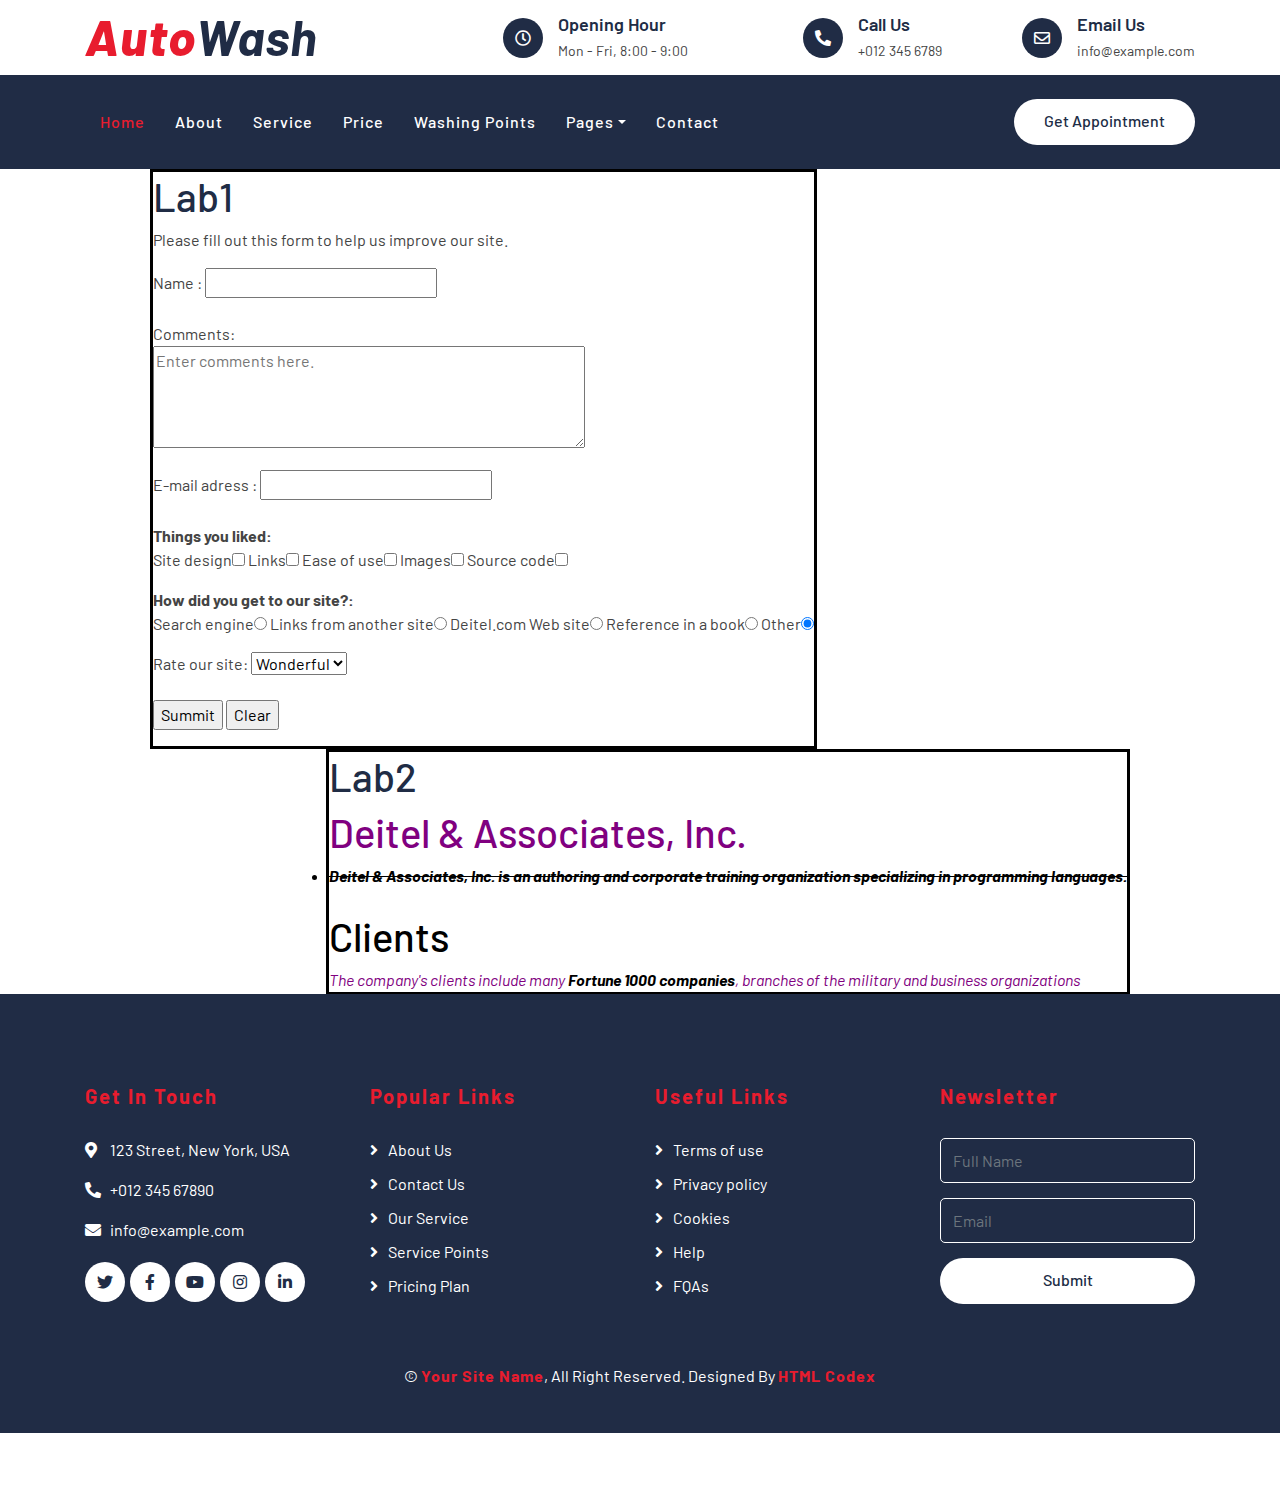
<file: car-wash-website-template/index.html>
<!DOCTYPE html>
<html lang="en">
    <head>
        <meta charset="utf-8">
        <title>AutoWash - Car Wash Website Template</title>
        <meta content="width=device-width, initial-scale=1.0" name="viewport">
        <meta content="Free Website Template" name="keywords">
        <meta content="Free Website Template" name="description">

        <!-- Favicon -->
        <link href="img/favicon.ico" rel="icon">

        <!-- Google Font -->
        <link href="https://fonts.googleapis.com/css2?family=Barlow:wght@400;500;600;700;800;900&display=swap" rel="stylesheet"> 
        
        <!-- CSS Libraries -->
        <link href="https://stackpath.bootstrapcdn.com/bootstrap/4.4.1/css/bootstrap.min.css" rel="stylesheet">
        <link href="https://cdnjs.cloudflare.com/ajax/libs/font-awesome/5.10.0/css/all.min.css" rel="stylesheet">
        <link href="lib/flaticon/font/flaticon.css" rel="stylesheet">
        <link href="lib/animate/animate.min.css" rel="stylesheet">
        <link href="lib/owlcarousel/assets/owl.carousel.min.css" rel="stylesheet">
        <link rel="stylesheet" href="a.css">

        <!-- Template Stylesheet -->
        <link href="css/style.css" rel="stylesheet">
    </head>

    <body>
        <!-- Top Bar Start -->
        <div class="top-bar">
            <div class="container">
                <div class="row align-items-center">
                    <div class="col-lg-4 col-md-12">
                        <div class="logo">
                            <a href="index.html">
                                <h1>Auto<span>Wash</span></h1>
                                <!-- <img src="img/logo.jpg" alt="Logo"> -->
                            </a>
                        </div>
                    </div>
                    <div class="col-lg-8 col-md-7 d-none d-lg-block">
                        <div class="row">
                            <div class="col-4">
                                <div class="top-bar-item">
                                    <div class="top-bar-icon">
                                        <i class="far fa-clock"></i>
                                    </div>
                                    <div class="top-bar-text">
                                        <h3>Opening Hour</h3>
                                        <p>Mon - Fri, 8:00 - 9:00</p>
                                    </div>
                                </div>
                            </div>
                            <div class="col-4">
                                <div class="top-bar-item">
                                    <div class="top-bar-icon">
                                        <i class="fa fa-phone-alt"></i>
                                    </div>
                                    <div class="top-bar-text">
                                        <h3>Call Us</h3>
                                        <p>+012 345 6789</p>
                                    </div>
                                </div>
                            </div>
                            <div class="col-4">
                                <div class="top-bar-item">
                                    <div class="top-bar-icon">
                                        <i class="far fa-envelope"></i>
                                    </div>
                                    <div class="top-bar-text">
                                        <h3>Email Us</h3>
                                        <p>info@example.com</p>
                                    </div>
                                </div>
                            </div>
                        </div>
                    </div>
                </div>
            </div>
        </div>
        <!-- Top Bar End -->

        <!-- Nav Bar Start -->
        <div class="nav-bar">
            <div class="container">
                <nav class="navbar navbar-expand-lg bg-dark navbar-dark">
                    <a href="#" class="navbar-brand">MENU</a>
                    <button type="button" class="navbar-toggler" data-toggle="collapse" data-target="#navbarCollapse">
                        <span class="navbar-toggler-icon"></span>
                    </button>

                    <div class="collapse navbar-collapse justify-content-between" id="navbarCollapse">
                        <div class="navbar-nav mr-auto">
                            <a href="index.html" class="nav-item nav-link active">Home</a>
                            <a href="about.html" class="nav-item nav-link">About</a>
                            <a href="service.html" class="nav-item nav-link">Service</a>
                            <a href="price.html" class="nav-item nav-link">Price</a>
                            <a href="location.html" class="nav-item nav-link">Washing Points</a>
                            <div class="nav-item dropdown">
                                <a href="#" class="nav-link dropdown-toggle" data-toggle="dropdown">Pages</a>
                                <div class="dropdown-menu">
                                    <a href="blog.html" class="dropdown-item">Blog Grid</a>
                                    <a href="single.html" class="dropdown-item">Detail Page</a>
                                    <a href="team.html" class="dropdown-item">Team Member</a>
                                    <a href="booking.html" class="dropdown-item">Schedule Booking</a>
                                </div>
                            </div>
                            <a href="contact.html" class="nav-item nav-link">Contact</a>
                        </div>
                        <div class="ml-auto">
                            <a class="btn btn-custom" href="#">Get Appointment</a>
                        </div>
                    </div>
                </nav>
            </div>
        </div>
        
        <div class="Lab1"><h1>Lab1</h1>
            <p>Please fill out this form to help us improve our site.</p>
          <form>
            <p><label> Name :
              <input name = "name" type = "text" size = "25" maxlength="30">
              </label></p>
            <p>Comments:<br>
              <textarea rows= "4" Cols="50" placeholder="Enter comments here."></textarea></p>
            <p><label> E-mail adress :
              <input name = "E-mail adress" type = "text" size = "25" maxlength="30">
              </label></p>

            <p><strong>Things you liked:</strong><br>
            Site design<input type ="checkbox" name ="liked" value="Site design"> 
            Links<input type ="checkbox" name ="liked" value="Links"> 
            Ease of use<input type ="checkbox" name ="liked" value="Ease of use"> 
            Images<input type ="checkbox" name ="liked" value="Images"> 
            Source code<input type ="checkbox" name ="liked" value="Source code"> </p>

            <p><strong>How did you get to our site?:</strong><br>
            Search engine<input type ="radio" name= "site" value="Search engine" checked>
            Links from another site<input type ="radio" name= "site" value="Links from another site" checked>
            Deitel.com Web site<input type ="radio" name= "site" value="Deitel.com Web site" checked>
            Reference in a book<input type ="radio" name= "site" value="Reference in a book" checked>
            Other<input type ="radio" name= "site" value="Other" checked></p>
            <p>Rate our site:
              <select name="rate">
              <option value="Amazing">Amazing</option>
              <option value="Wonderful" selected >Wonderful</option>
              <option value="Nice">Nice</option></p>


              </select>
              <br><br>
            <input type="submit" value = "Summit">
            <input type="reset" value = "Clear">
          </form>
        </div>




          <div class="Lab2"><h1>Lab2</h1><h1 style = "color:purple;">Deitel & Associates, Inc.</h1>
          <div class = "extra" style = "color:black;">
          <li><em>Deitel & Associates, Inc. <span>is an authoring and corporate training organization specializing </span>in programming languages.</em></li></div><br>
          <h1 style = "color:black;">Clients</h1>
          <div style = "color:purple;"><em>
          The company's clients include many <span>Fortune 1000 companies</span>, branches of the military and business organizations</em></div></div>

        <!-- Footer Start -->
        <div class="footer">
            <div class="container">
                <div class="row">
                    <div class="col-lg-3 col-md-6">
                        <div class="footer-contact">
                            <h2>Get In Touch</h2>
                            <p><i class="fa fa-map-marker-alt"></i>123 Street, New York, USA</p>
                            <p><i class="fa fa-phone-alt"></i>+012 345 67890</p>
                            <p><i class="fa fa-envelope"></i>info@example.com</p>
                            <div class="footer-social">
                                <a class="btn" href=""><i class="fab fa-twitter"></i></a>
                                <a class="btn" href=""><i class="fab fa-facebook-f"></i></a>
                                <a class="btn" href=""><i class="fab fa-youtube"></i></a>
                                <a class="btn" href=""><i class="fab fa-instagram"></i></a>
                                <a class="btn" href=""><i class="fab fa-linkedin-in"></i></a>
                            </div>
                        </div>
                    </div>
                    <div class="col-lg-3 col-md-6">
                        <div class="footer-link">
                            <h2>Popular Links</h2>
                            <a href="">About Us</a>
                            <a href="">Contact Us</a>
                            <a href="">Our Service</a>
                            <a href="">Service Points</a>
                            <a href="">Pricing Plan</a>
                        </div>
                    </div>
                    <div class="col-lg-3 col-md-6">
                        <div class="footer-link">
                            <h2>Useful Links</h2>
                            <a href="">Terms of use</a>
                            <a href="">Privacy policy</a>
                            <a href="">Cookies</a>
                            <a href="">Help</a>
                            <a href="">FQAs</a>
                        </div>
                    </div>
                    <div class="col-lg-3 col-md-6">
                        <div class="footer-newsletter">
                            <h2>Newsletter</h2>
                            <form>
                                <input class="form-control" placeholder="Full Name">
                                <input class="form-control" placeholder="Email">
                                <button class="btn btn-custom">Submit</button>
                            </form>
                        </div>
                    </div>
                </div>
            </div>
            <div class="container copyright">
                <p>&copy; <a href="#">Your Site Name</a>, All Right Reserved. Designed By <a href="https://htmlcodex.com">HTML Codex</a></p>
            </div>
        </div>
        <!-- Footer End -->
        
        <!-- Back to top button -->
        <br><br><br><a href="#" class="back-to-top"><i class="fa fa-chevron-up"></i></a>
        
        <!-- Pre Loader -->
        <div id="loader" class="show">
            <div class="loader"></div>
        </div>

        <!-- JavaScript Libraries -->
        <script src="https://code.jquery.com/jquery-3.4.1.min.js"></script>
        <script src="https://stackpath.bootstrapcdn.com/bootstrap/4.4.1/js/bootstrap.bundle.min.js"></script>
        <script src="lib/easing/easing.min.js"></script>
        <script src="lib/owlcarousel/owl.carousel.min.js"></script>
        <script src="lib/waypoints/waypoints.min.js"></script>
        <script src="lib/counterup/counterup.min.js"></script>
        
        <!-- Contact Javascript File -->
        <script src="mail/jqBootstrapValidation.min.js"></script>
        <script src="mail/contact.js"></script>

        <!-- Template Javascript -->
        <script src="js/main.js"></script>
    </body>
</html>
</file>
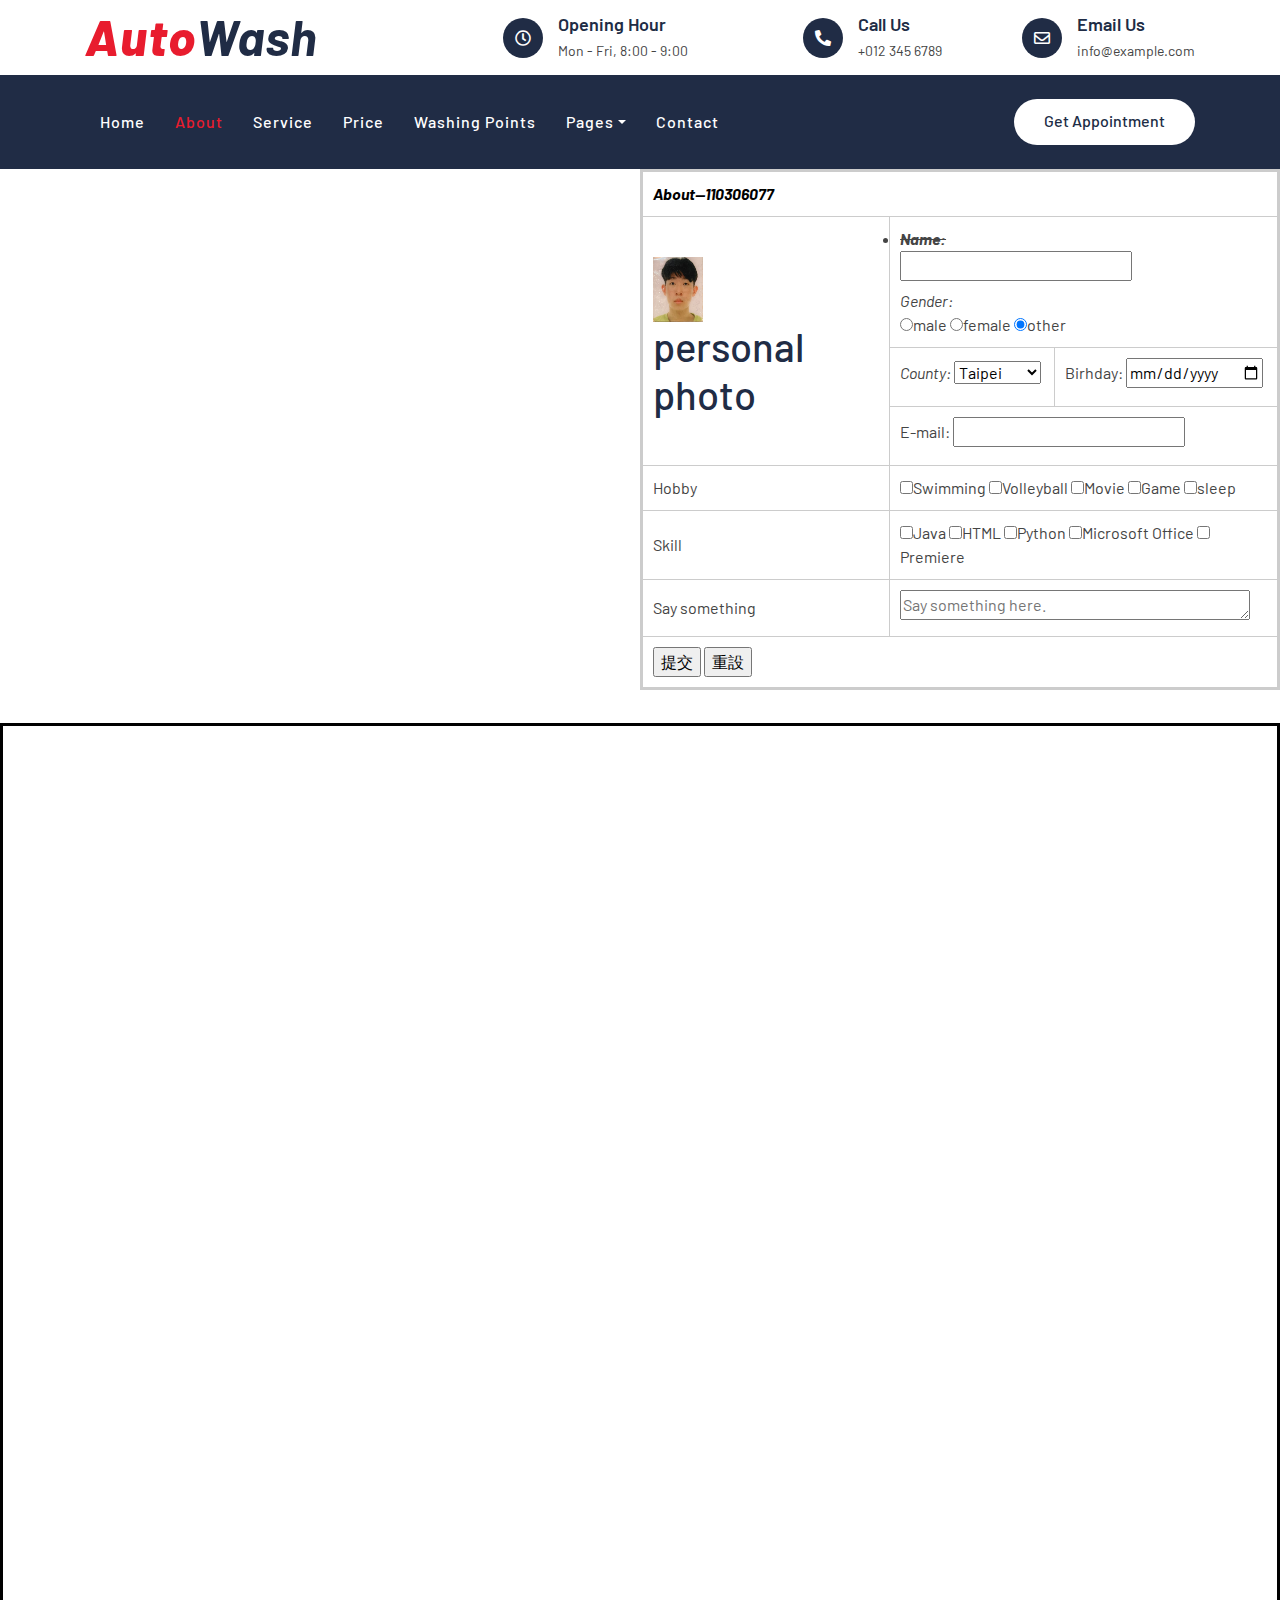
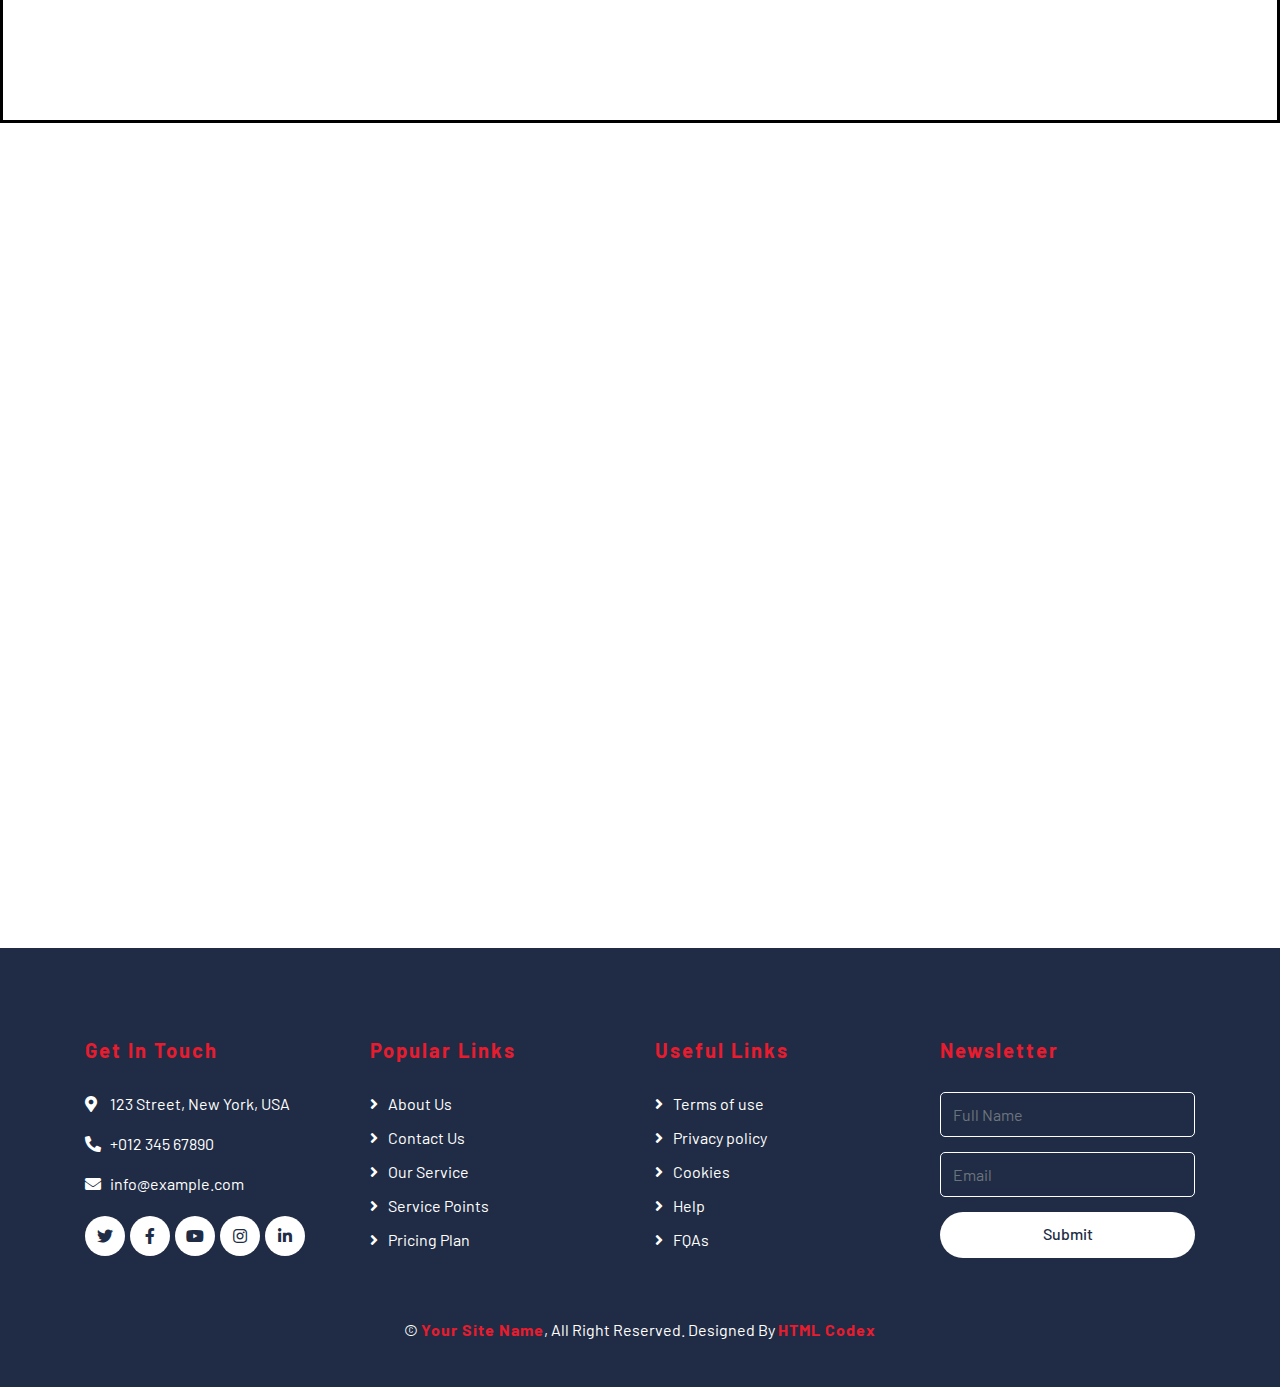
<file: car-wash-website-template/about.html>
<!DOCTYPE html>
<html lang="en">
    <head>
        <meta charset="utf-8">
        <title>AutoWash - Car Wash Website Template</title>
        <meta content="width=device-width, initial-scale=1.0" name="viewport">
        <meta content="Free Website Template" name="keywords">
        <meta content="Free Website Template" name="description">

        <!-- Favicon -->
        <link href="img/favicon.ico" rel="icon">

        <!-- Google Font -->
        <link href="https://fonts.googleapis.com/css2?family=Barlow:wght@400;500;600;700;800;900&display=swap" rel="stylesheet"> 
        
        <!-- CSS Libraries -->
        <link href="https://stackpath.bootstrapcdn.com/bootstrap/4.4.1/css/bootstrap.min.css" rel="stylesheet">
        <link href="https://cdnjs.cloudflare.com/ajax/libs/font-awesome/5.10.0/css/all.min.css" rel="stylesheet">
        <link href="lib/flaticon/font/flaticon.css" rel="stylesheet">
        <link href="lib/animate/animate.min.css" rel="stylesheet">
        <link href="lib/owlcarousel/assets/owl.carousel.min.css" rel="stylesheet">
        <link href="a.css" rel="stylesheet">

        <!-- Template Stylesheet -->
        <link href="css/style.css" rel="stylesheet">
    </head>

    <body>
        <!-- Top Bar Start -->
        <div class="top-bar">
            <div class="container">
                <div class="row align-items-center">
                    <div class="col-lg-4 col-md-12">
                        <div class="logo">
                            <a href="index.html">
                                <h1>Auto<span>Wash</span></h1>
                                <!-- <img src="img/logo.jpg" alt="Logo"> -->
                            </a>
                        </div>
                    </div>
                    <div class="col-lg-8 col-md-7 d-none d-lg-block">
                        <div class="row">
                            <div class="col-4">
                                <div class="top-bar-item">
                                    <div class="top-bar-icon">
                                        <i class="far fa-clock"></i>
                                    </div>
                                    <div class="top-bar-text">
                                        <h3>Opening Hour</h3>
                                        <p>Mon - Fri, 8:00 - 9:00</p>
                                    </div>
                                </div>
                            </div>
                            <div class="col-4">
                                <div class="top-bar-item">
                                    <div class="top-bar-icon">
                                        <i class="fa fa-phone-alt"></i>
                                    </div>
                                    <div class="top-bar-text">
                                        <h3>Call Us</h3>
                                        <p>+012 345 6789</p>
                                    </div>
                                </div>
                            </div>
                            <div class="col-4">
                                <div class="top-bar-item">
                                    <div class="top-bar-icon">
                                        <i class="far fa-envelope"></i>
                                    </div>
                                    <div class="top-bar-text">
                                        <h3>Email Us</h3>
                                        <p>info@example.com</p>
                                    </div>
                                </div>
                            </div>
                        </div>
                    </div>
                </div>
            </div>
        </div>
        <!-- Top Bar End -->

        <!-- Nav Bar Start -->
        <div class="nav-bar">
            <div class="container">
                <nav class="navbar navbar-expand-lg bg-dark navbar-dark">
                    <a href="#" class="navbar-brand">MENU</a>
                    <button type="button" class="navbar-toggler" data-toggle="collapse" data-target="#navbarCollapse">
                        <span class="navbar-toggler-icon"></span>
                    </button>

                    <div class="collapse navbar-collapse justify-content-between" id="navbarCollapse">
                        <div class="navbar-nav mr-auto">
                            <a href="index.html" class="nav-item nav-link">Home</a>
                            <a href="about.html" class="nav-item nav-link active">About</a>
                            <a href="service.html" class="nav-item nav-link">Service</a>
                            <a href="price.html" class="nav-item nav-link">Price</a>
                            <a href="location.html" class="nav-item nav-link">Washing Points</a>
                            <div class="nav-item dropdown">
                                <a href="#" class="nav-link dropdown-toggle" data-toggle="dropdown">Pages</a>
                                <div class="dropdown-menu">
                                    <a href="blog.html" class="dropdown-item">Blog Grid</a>
                                    <a href="single.html" class="dropdown-item">Detail Page</a>
                                    <a href="team.html" class="dropdown-item">Team Member</a>
                                    <a href="booking.html" class="dropdown-item">Schedule Booking</a>
                                </div>
                            </div>
                            <a href="contact.html" class="nav-item nav-link">Contact</a>
                        </div>
                        <div class="ml-auto">
                            <a class="btn btn-custom" href="#">Get Appointment</a>
                        </div>
                    </div>
                </nav>
            </div>
        </div>
        <!-- Nav Bar End -->
        

        <div class="Lab3">
          <table style="border:3px #cccccc solid;" cellpadding="10" border=‘1’>
          <form>
            <tr>
            <th colspan="3"><div style = "color:black;"><span>About--110306077</span></div></th>
            </tr>
            <tr>
              <td rowspan="3" >
              <img src ="asshole.jpg" width = "50"
                  height = "65"><br>
                <h1>personal photo</h1>
              </td>
              <td colspan="2">
                <label><li><em>Name:</em></li>
                <input name = "name" type = "text" size = "25" maxlength="30">
                </label><br>
                <div class = "extra" color = "blue"><span>Gender:</span></div>
                <input type ="radio" name= "Gender" value="male" checked>male
                <input type ="radio" name= "Gender" value="female" checked>female
                <input type ="radio" name= "Gender" value="Other" checked>other
              </td> 
            </tr>
            <tr>
              <td>
                <label><em>County:</em>
                <select name="rate">
                <option value="Taipei" selected >Taipei</option>
                <option value="Tainan">Tainan</option>
                <option value="Taichung">Taichung</option>
                <option value="Taoyuan">Taoyuan</option>
                </label>
              </td>
              <td>
                <label>Birhday:
              <input name = "Birhday" type = "date">
              </label>
              </td>
            </tr>
            <tr>
              <td colspan="2">
                <label>E-mail:
                <input name = "E-mail" type = "mail" size = "25" maxlength="30">
                </label>
              </td>
            </tr>
            <tr>
              <td>
                Hobby
              </td>
              <td colspan="2">
                <input type ="checkbox" name= "Hobby" value="Swimming">Swimming
                <input type ="checkbox" name= "Hobby" value="Volleyball">Volleyball
                <input type ="checkbox" name= "Hobby" value="Movie">Movie
                <input type ="checkbox" name= "Hobby" value="Game">Game
                <input type ="checkbox" name= "Hobby" value="sleep">sleep
                
              </td>
            </tr>
            <tr>
              <td>
                Skill
              </td>
              <td colspan="2">
                <input type ="checkbox" name= "Skill" value="Java">Java
                <input type ="checkbox" name= "Skill" value="HTML">HTML
                <input type ="checkbox" name= "Skill" value="Python">Python
                <input type ="checkbox" name= "Skill" value="Microsoft Office">Microsoft Office
                <input type ="checkbox" name= "Skill" value="Premiere">Premiere
              </td>
            </tr>
            <tr>
              <td>
                Say something
              </td>
              <td colspan="2">
                <textarea rows= "1" Cols="40" placeholder="Say something here."></textarea>
              </td>
            <tr>
              <td colspan="3">
                <input type="submit" value = "提交">
                <input type="reset" value = "重設">
              </td>
            </tr>
          </form>
          </table>
        </div>
        <br><br><br><br><br><br><br><br><br><br><br><br><br><br><br><br><br><br><br><br><br>
        <div class="banner">
        </div>
        <!-- Footer Start -->
        <div class="footer">
            <div class="container">
                <div class="row">
                    <div class="col-lg-3 col-md-6">
                        <div class="footer-contact">
                            <h2>Get In Touch</h2>
                            <p><i class="fa fa-map-marker-alt"></i>123 Street, New York, USA</p>
                            <p><i class="fa fa-phone-alt"></i>+012 345 67890</p>
                            <p><i class="fa fa-envelope"></i>info@example.com</p>
                            <div class="footer-social">
                                <a class="btn" href=""><i class="fab fa-twitter"></i></a>
                                <a class="btn" href=""><i class="fab fa-facebook-f"></i></a>
                                <a class="btn" href=""><i class="fab fa-youtube"></i></a>
                                <a class="btn" href=""><i class="fab fa-instagram"></i></a>
                                <a class="btn" href=""><i class="fab fa-linkedin-in"></i></a>
                            </div>
                        </div>
                    </div>
                    <div class="col-lg-3 col-md-6">
                        <div class="footer-link">
                            <h2>Popular Links</h2>
                            <a href="">About Us</a>
                            <a href="">Contact Us</a>
                            <a href="">Our Service</a>
                            <a href="">Service Points</a>
                            <a href="">Pricing Plan</a>
                        </div>
                    </div>
                    <div class="col-lg-3 col-md-6">
                        <div class="footer-link">
                            <h2>Useful Links</h2>
                            <a href="">Terms of use</a>
                            <a href="">Privacy policy</a>
                            <a href="">Cookies</a>
                            <a href="">Help</a>
                            <a href="">FQAs</a>
                        </div>
                    </div>
                    <div class="col-lg-3 col-md-6">
                        <div class="footer-newsletter">
                            <h2>Newsletter</h2>
                            <form>
                                <input class="form-control" placeholder="Full Name">
                                <input class="form-control" placeholder="Email">
                                <button class="btn btn-custom">Submit</button>
                            </form>
                        </div>
                    </div>
                </div>
            </div>
            <div class="container copyright">
                <p>&copy; <a href="#">Your Site Name</a>, All Right Reserved. Designed By <a href="https://htmlcodex.com">HTML Codex</a></p>
            </div>
        </div>
        <!-- Footer End -->
        
        <!-- Back to top button -->
        <a href="#" class="back-to-top"><i class="fa fa-chevron-up"></i></a>
        
        <!-- Pre Loader -->
        <div id="loader" class="show">
            <div class="loader">
                
            </div>
        </div>

        <!-- JavaScript Libraries -->
        <script src="https://code.jquery.com/jquery-3.4.1.min.js"></script>
        <script src="https://stackpath.bootstrapcdn.com/bootstrap/4.4.1/js/bootstrap.bundle.min.js"></script>
        <script src="lib/easing/easing.min.js"></script>
        <script src="lib/owlcarousel/owl.carousel.min.js"></script>
        <script src="lib/waypoints/waypoints.min.js"></script>
        <script src="lib/counterup/counterup.min.js"></script>
        
        <!-- Contact Javascript File -->
        <script src="mail/jqBootstrapValidation.min.js"></script>
        <script src="mail/contact.js"></script>

        <!-- Template Javascript -->
        <script src="js/main.js"></script>
    </body>
</html>
</file>
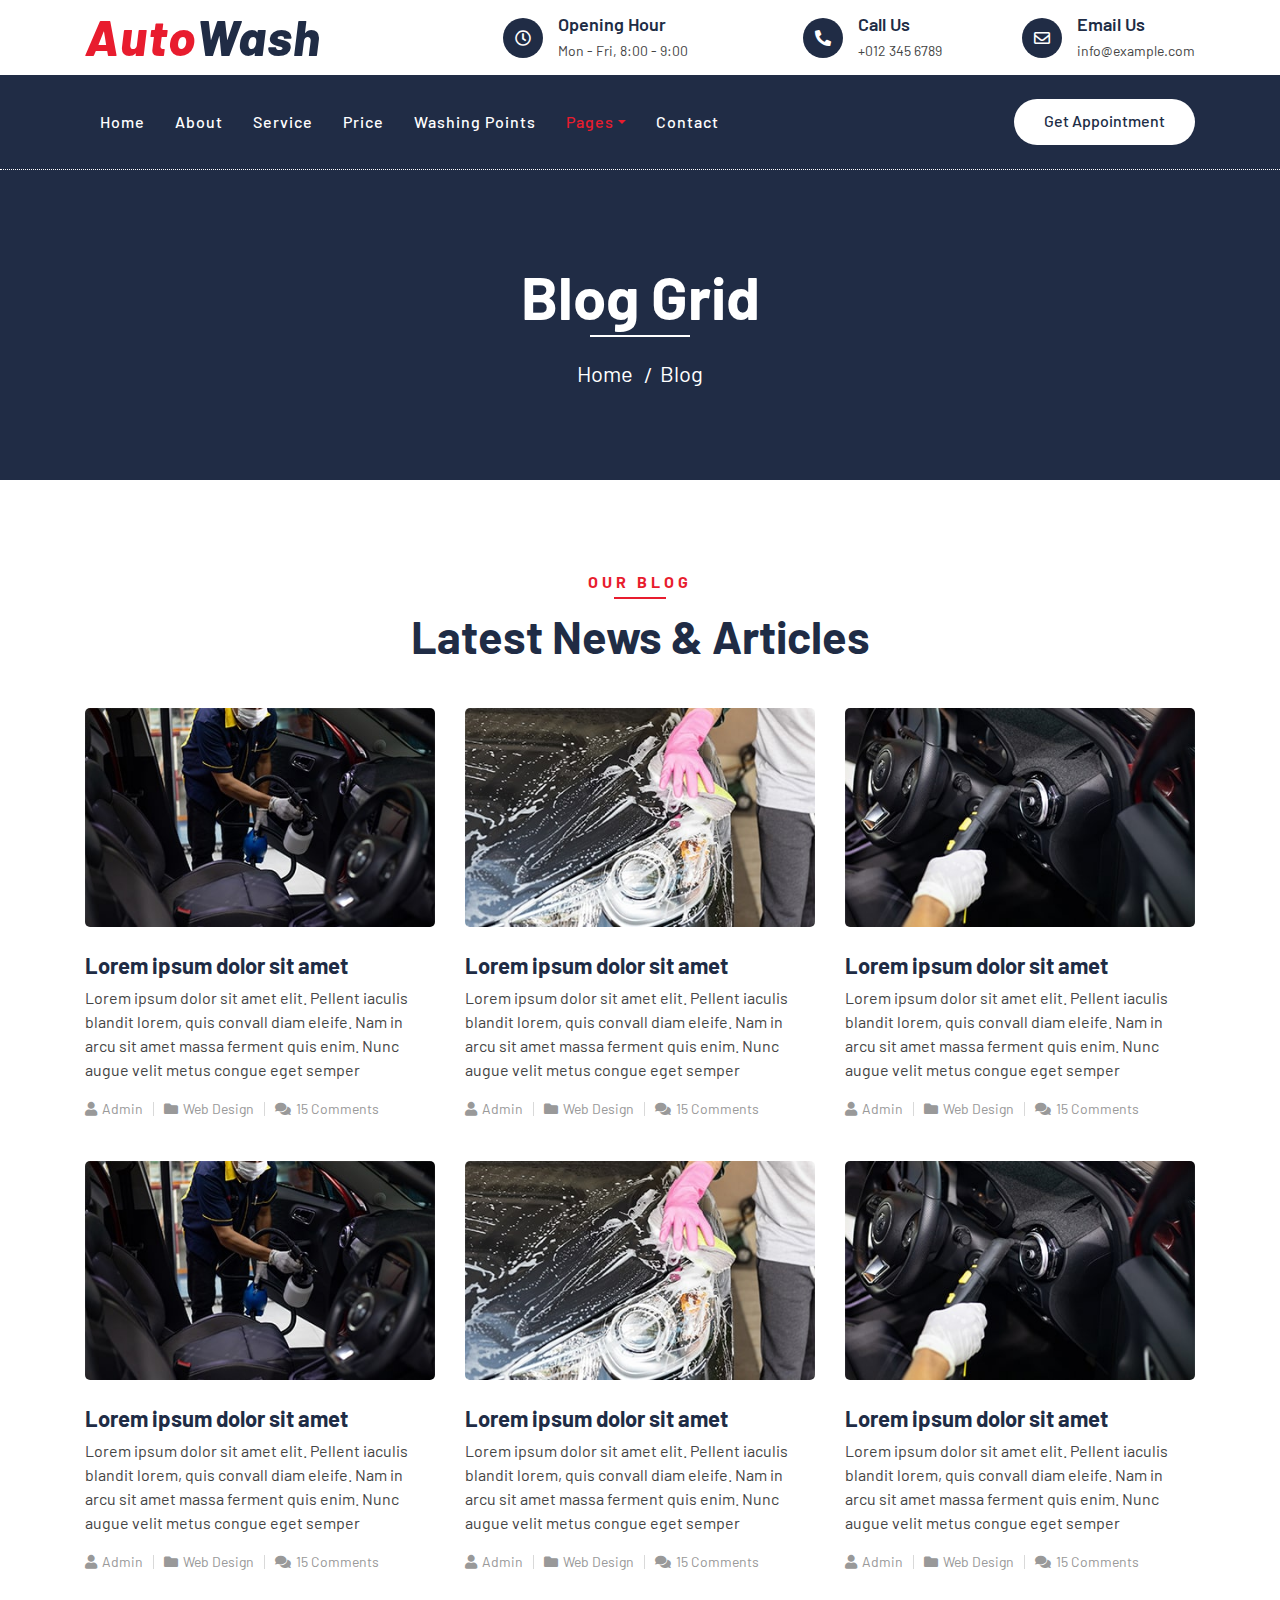
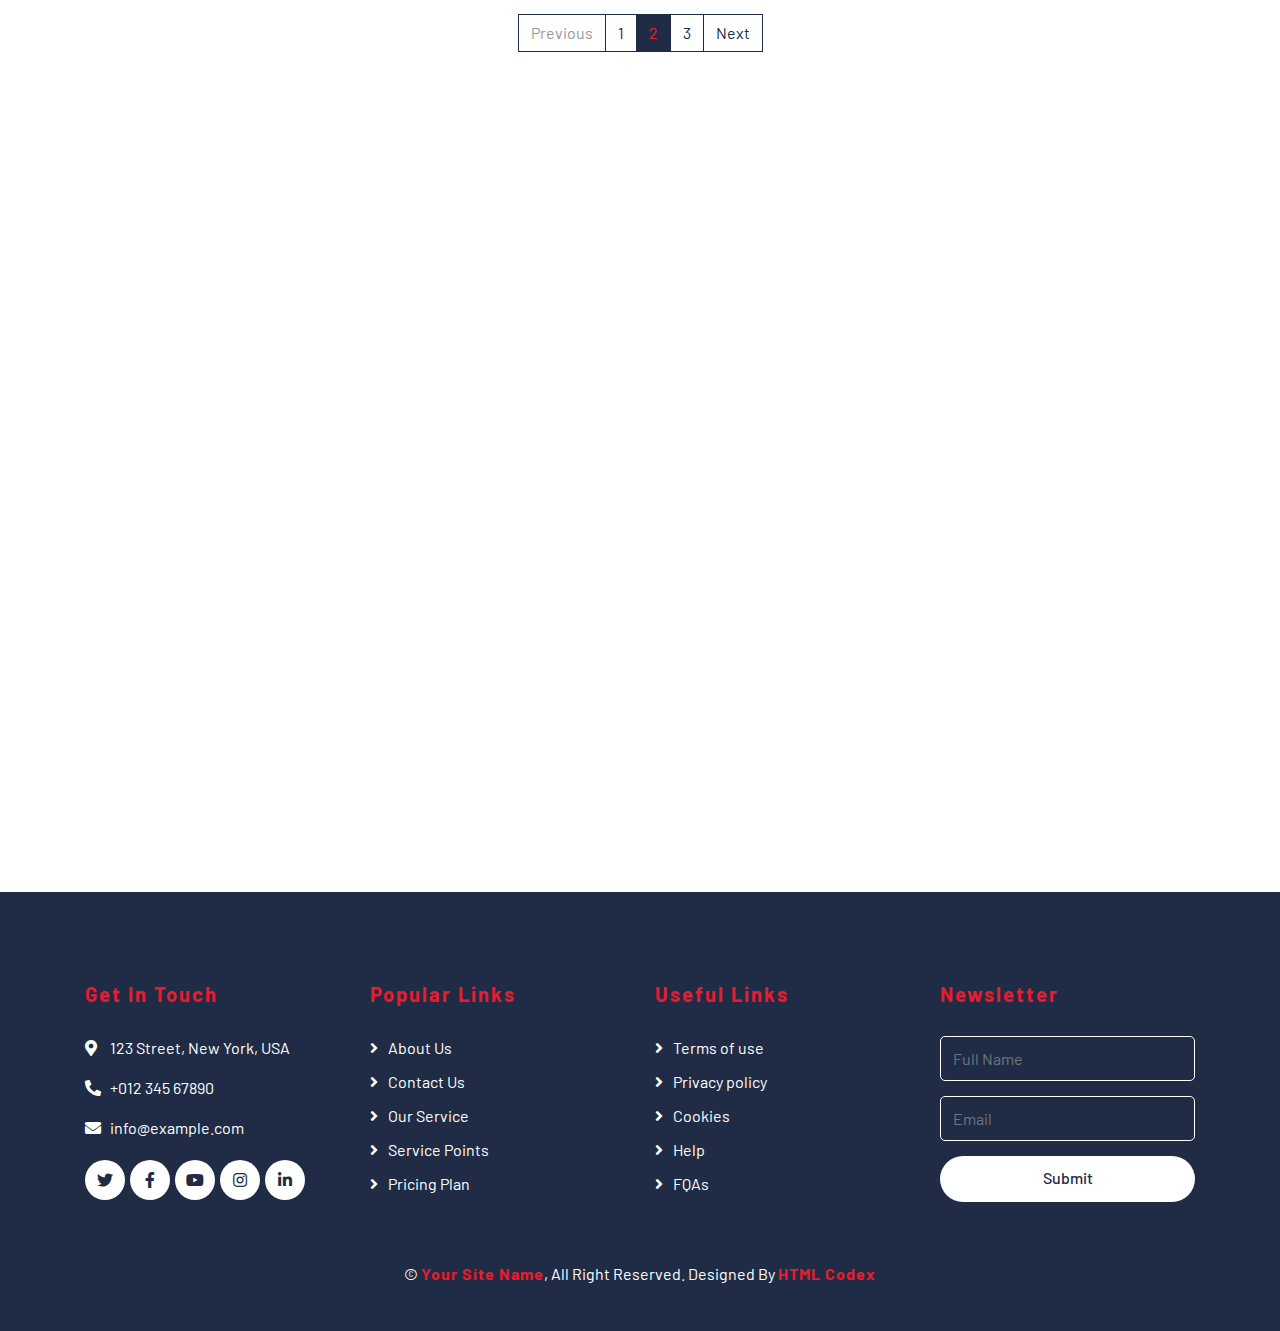
<file: car-wash-website-template/blog.html>
<!DOCTYPE html>
<html lang="en">
    <head>
        <meta charset="utf-8">
        <title>AutoWash - Car Wash Website Template</title>
        <meta content="width=device-width, initial-scale=1.0" name="viewport">
        <meta content="Free Website Template" name="keywords">
        <meta content="Free Website Template" name="description">

        <!-- Favicon -->
        <link href="img/favicon.ico" rel="icon">

        <!-- Google Font -->
        <link href="https://fonts.googleapis.com/css2?family=Barlow:wght@400;500;600;700;800;900&display=swap" rel="stylesheet"> 
        
        <!-- CSS Libraries -->
        <link href="https://stackpath.bootstrapcdn.com/bootstrap/4.4.1/css/bootstrap.min.css" rel="stylesheet">
        <link href="https://cdnjs.cloudflare.com/ajax/libs/font-awesome/5.10.0/css/all.min.css" rel="stylesheet">
        <link href="lib/flaticon/font/flaticon.css" rel="stylesheet">
        <link href="lib/animate/animate.min.css" rel="stylesheet">
        <link href="lib/owlcarousel/assets/owl.carousel.min.css" rel="stylesheet">

        <!-- Template Stylesheet -->
        <link href="css/style.css" rel="stylesheet">
    </head>

    <body>
        <!-- Top Bar Start -->
        <div class="top-bar">
            <div class="container">
                <div class="row align-items-center">
                    <div class="col-lg-4 col-md-12">
                        <div class="logo">
                            <a href="index.html">
                                <h1>Auto<span>Wash</span></h1>
                                <!-- <img src="img/logo.jpg" alt="Logo"> -->
                            </a>
                        </div>
                    </div>
                    <div class="col-lg-8 col-md-7 d-none d-lg-block">
                        <div class="row">
                            <div class="col-4">
                                <div class="top-bar-item">
                                    <div class="top-bar-icon">
                                        <i class="far fa-clock"></i>
                                    </div>
                                    <div class="top-bar-text">
                                        <h3>Opening Hour</h3>
                                        <p>Mon - Fri, 8:00 - 9:00</p>
                                    </div>
                                </div>
                            </div>
                            <div class="col-4">
                                <div class="top-bar-item">
                                    <div class="top-bar-icon">
                                        <i class="fa fa-phone-alt"></i>
                                    </div>
                                    <div class="top-bar-text">
                                        <h3>Call Us</h3>
                                        <p>+012 345 6789</p>
                                    </div>
                                </div>
                            </div>
                            <div class="col-4">
                                <div class="top-bar-item">
                                    <div class="top-bar-icon">
                                        <i class="far fa-envelope"></i>
                                    </div>
                                    <div class="top-bar-text">
                                        <h3>Email Us</h3>
                                        <p>info@example.com</p>
                                    </div>
                                </div>
                            </div>
                        </div>
                    </div>
                </div>
            </div>
        </div>
        <!-- Top Bar End -->

        <!-- Nav Bar Start -->
        <div class="nav-bar">
            <div class="container">
                <nav class="navbar navbar-expand-lg bg-dark navbar-dark">
                    <a href="#" class="navbar-brand">MENU</a>
                    <button type="button" class="navbar-toggler" data-toggle="collapse" data-target="#navbarCollapse">
                        <span class="navbar-toggler-icon"></span>
                    </button>

                    <div class="collapse navbar-collapse justify-content-between" id="navbarCollapse">
                        <div class="navbar-nav mr-auto">
                            <a href="index.html" class="nav-item nav-link">Home</a>
                            <a href="about.html" class="nav-item nav-link">About</a>
                            <a href="service.html" class="nav-item nav-link">Service</a>
                            <a href="price.html" class="nav-item nav-link">Price</a>
                            <a href="location.html" class="nav-item nav-link">Washing Points</a>
                            <div class="nav-item dropdown">
                                <a href="#" class="nav-link dropdown-toggle active" data-toggle="dropdown">Pages</a>
                                <div class="dropdown-menu">
                                    <a href="blog.html" class="dropdown-item">Blog Grid</a>
                                    <a href="single.html" class="dropdown-item">Detail Page</a>
                                    <a href="team.html" class="dropdown-item">Team Member</a>
                                    <a href="booking.html" class="dropdown-item">Schedule Booking</a>
                                </div>
                            </div>
                            <a href="contact.html" class="nav-item nav-link">Contact</a>
                        </div>
                        <div class="ml-auto">
                            <a class="btn btn-custom" href="#">Get Appointment</a>
                        </div>
                    </div>
                </nav>
            </div>
        </div>
        <!-- Nav Bar End -->
        
        
        <!-- Page Header Start -->
        <div class="page-header">
            <div class="container">
                <div class="row">
                    <div class="col-12">
                        <h2>Blog Grid</h2>
                    </div>
                    <div class="col-12">
                        <a href="">Home</a>
                        <a href="">Blog</a>
                    </div>
                </div>
            </div>
        </div>
        <!-- Page Header End -->
        
        
        <!-- Blog Start -->
        <div class="blog">
            <div class="container">
                <div class="section-header text-center">
                    <p>Our Blog</p>
                    <h2>Latest news & articles</h2>
                </div>
                <div class="row">
                    <div class="col-lg-4">
                        <div class="blog-item">
                            <div class="blog-img">
                                <img src="img/blog-1.jpg" alt="Image">
                                <div class="meta-date">
                                    <span>01</span>
                                    <strong>Jan</strong>
                                    <span>2045</span>
                                </div>
                            </div>
                            <div class="blog-text">
                                <h3><a href="#">Lorem ipsum dolor sit amet</a></h3>
                                <p>
                                    Lorem ipsum dolor sit amet elit. Pellent iaculis blandit lorem, quis convall diam eleife. Nam in arcu sit amet massa ferment quis enim. Nunc  augue velit metus congue eget semper
                                </p>
                            </div>
                            <div class="blog-meta">
                                <p><i class="fa fa-user"></i><a href="">Admin</a></p>
                                <p><i class="fa fa-folder"></i><a href="">Web Design</a></p>
                                <p><i class="fa fa-comments"></i><a href="">15 Comments</a></p>
                            </div>
                        </div>
                    </div>
                    <div class="col-lg-4">
                        <div class="blog-item">
                            <div class="blog-img">
                                <img src="img/blog-2.jpg" alt="Image">
                                <div class="meta-date">
                                    <span>01</span>
                                    <strong>Jan</strong>
                                    <span>2045</span>
                                </div>
                            </div>
                            <div class="blog-text">
                                <h3><a href="#">Lorem ipsum dolor sit amet</a></h3>
                                <p>
                                    Lorem ipsum dolor sit amet elit. Pellent iaculis blandit lorem, quis convall diam eleife. Nam in arcu sit amet massa ferment quis enim. Nunc  augue velit metus congue eget semper
                                </p>
                            </div>
                            <div class="blog-meta">
                                <p><i class="fa fa-user"></i><a href="">Admin</a></p>
                                <p><i class="fa fa-folder"></i><a href="">Web Design</a></p>
                                <p><i class="fa fa-comments"></i><a href="">15 Comments</a></p>
                            </div>
                        </div>
                    </div>
                    <div class="col-lg-4">
                        <div class="blog-item">
                            <div class="blog-img">
                                <img src="img/blog-3.jpg" alt="Image">
                                <div class="meta-date">
                                    <span>01</span>
                                    <strong>Jan</strong>
                                    <span>2045</span>
                                </div>
                            </div>
                            <div class="blog-text">
                                <h3><a href="#">Lorem ipsum dolor sit amet</a></h3>
                                <p>
                                    Lorem ipsum dolor sit amet elit. Pellent iaculis blandit lorem, quis convall diam eleife. Nam in arcu sit amet massa ferment quis enim. Nunc  augue velit metus congue eget semper
                                </p>
                            </div>
                            <div class="blog-meta">
                                <p><i class="fa fa-user"></i><a href="">Admin</a></p>
                                <p><i class="fa fa-folder"></i><a href="">Web Design</a></p>
                                <p><i class="fa fa-comments"></i><a href="">15 Comments</a></p>
                            </div>
                        </div>
                    </div>
                    <div class="col-lg-4">
                        <div class="blog-item">
                            <div class="blog-img">
                                <img src="img/blog-1.jpg" alt="Image">
                                <div class="meta-date">
                                    <span>01</span>
                                    <strong>Jan</strong>
                                    <span>2045</span>
                                </div>
                            </div>
                            <div class="blog-text">
                                <h3><a href="#">Lorem ipsum dolor sit amet</a></h3>
                                <p>
                                    Lorem ipsum dolor sit amet elit. Pellent iaculis blandit lorem, quis convall diam eleife. Nam in arcu sit amet massa ferment quis enim. Nunc  augue velit metus congue eget semper
                                </p>
                            </div>
                            <div class="blog-meta">
                                <p><i class="fa fa-user"></i><a href="">Admin</a></p>
                                <p><i class="fa fa-folder"></i><a href="">Web Design</a></p>
                                <p><i class="fa fa-comments"></i><a href="">15 Comments</a></p>
                            </div>
                        </div>
                    </div>
                    <div class="col-lg-4">
                        <div class="blog-item">
                            <div class="blog-img">
                                <img src="img/blog-2.jpg" alt="Image">
                                <div class="meta-date">
                                    <span>01</span>
                                    <strong>Jan</strong>
                                    <span>2045</span>
                                </div>
                            </div>
                            <div class="blog-text">
                                <h3><a href="#">Lorem ipsum dolor sit amet</a></h3>
                                <p>
                                    Lorem ipsum dolor sit amet elit. Pellent iaculis blandit lorem, quis convall diam eleife. Nam in arcu sit amet massa ferment quis enim. Nunc  augue velit metus congue eget semper
                                </p>
                            </div>
                            <div class="blog-meta">
                                <p><i class="fa fa-user"></i><a href="">Admin</a></p>
                                <p><i class="fa fa-folder"></i><a href="">Web Design</a></p>
                                <p><i class="fa fa-comments"></i><a href="">15 Comments</a></p>
                            </div>
                        </div>
                    </div>
                    <div class="col-lg-4">
                        <div class="blog-item">
                            <div class="blog-img">
                                <img src="img/blog-3.jpg" alt="Image">
                                <div class="meta-date">
                                    <span>01</span>
                                    <strong>Jan</strong>
                                    <span>2045</span>
                                </div>
                            </div>
                            <div class="blog-text">
                                <h3><a href="#">Lorem ipsum dolor sit amet</a></h3>
                                <p>
                                    Lorem ipsum dolor sit amet elit. Pellent iaculis blandit lorem, quis convall diam eleife. Nam in arcu sit amet massa ferment quis enim. Nunc  augue velit metus congue eget semper
                                </p>
                            </div>
                            <div class="blog-meta">
                                <p><i class="fa fa-user"></i><a href="">Admin</a></p>
                                <p><i class="fa fa-folder"></i><a href="">Web Design</a></p>
                                <p><i class="fa fa-comments"></i><a href="">15 Comments</a></p>
                            </div>
                        </div>
                    </div>
                </div>
                <div class="row">
                    <div class="col-12">
                        <ul class="pagination justify-content-center">
                            <li class="page-item disabled"><a class="page-link" href="#">Previous</a></li>
                            <li class="page-item"><a class="page-link" href="#">1</a></li>
                            <li class="page-item active"><a class="page-link" href="#">2</a></li>
                            <li class="page-item"><a class="page-link" href="#">3</a></li>
                            <li class="page-item"><a class="page-link" href="#">Next</a></li>
                        </ul> 
                    </div>
                </div>
            </div>
        </div>
        <!-- Blog End -->


        <!-- Footer Start -->
        <div class="footer">
            <div class="container">
                <div class="row">
                    <div class="col-lg-3 col-md-6">
                        <div class="footer-contact">
                            <h2>Get In Touch</h2>
                            <p><i class="fa fa-map-marker-alt"></i>123 Street, New York, USA</p>
                            <p><i class="fa fa-phone-alt"></i>+012 345 67890</p>
                            <p><i class="fa fa-envelope"></i>info@example.com</p>
                            <div class="footer-social">
                                <a class="btn" href=""><i class="fab fa-twitter"></i></a>
                                <a class="btn" href=""><i class="fab fa-facebook-f"></i></a>
                                <a class="btn" href=""><i class="fab fa-youtube"></i></a>
                                <a class="btn" href=""><i class="fab fa-instagram"></i></a>
                                <a class="btn" href=""><i class="fab fa-linkedin-in"></i></a>
                            </div>
                        </div>
                    </div>
                    <div class="col-lg-3 col-md-6">
                        <div class="footer-link">
                            <h2>Popular Links</h2>
                            <a href="">About Us</a>
                            <a href="">Contact Us</a>
                            <a href="">Our Service</a>
                            <a href="">Service Points</a>
                            <a href="">Pricing Plan</a>
                        </div>
                    </div>
                    <div class="col-lg-3 col-md-6">
                        <div class="footer-link">
                            <h2>Useful Links</h2>
                            <a href="">Terms of use</a>
                            <a href="">Privacy policy</a>
                            <a href="">Cookies</a>
                            <a href="">Help</a>
                            <a href="">FQAs</a>
                        </div>
                    </div>
                    <div class="col-lg-3 col-md-6">
                        <div class="footer-newsletter">
                            <h2>Newsletter</h2>
                            <form>
                                <input class="form-control" placeholder="Full Name">
                                <input class="form-control" placeholder="Email">
                                <button class="btn btn-custom">Submit</button>
                            </form>
                        </div>
                    </div>
                </div>
            </div>
            <div class="container copyright">
                <p>&copy; <a href="#">Your Site Name</a>, All Right Reserved. Designed By <a href="https://htmlcodex.com">HTML Codex</a></p>
            </div>
        </div>
        <!-- Footer End -->
        
        <!-- Back to top button -->
        <a href="#" class="back-to-top"><i class="fa fa-chevron-up"></i></a>
        
        <!-- Pre Loader -->
        <div id="loader" class="show">
            <div class="loader"></div>
        </div>

        <!-- JavaScript Libraries -->
        <script src="https://code.jquery.com/jquery-3.4.1.min.js"></script>
        <script src="https://stackpath.bootstrapcdn.com/bootstrap/4.4.1/js/bootstrap.bundle.min.js"></script>
        <script src="lib/easing/easing.min.js"></script>
        <script src="lib/owlcarousel/owl.carousel.min.js"></script>
        <script src="lib/waypoints/waypoints.min.js"></script>
        <script src="lib/counterup/counterup.min.js"></script>
        
        <!-- Contact Javascript File -->
        <script src="mail/jqBootstrapValidation.min.js"></script>
        <script src="mail/contact.js"></script>

        <!-- Template Javascript -->
        <script src="js/main.js"></script>
    </body>
</html>
</file>
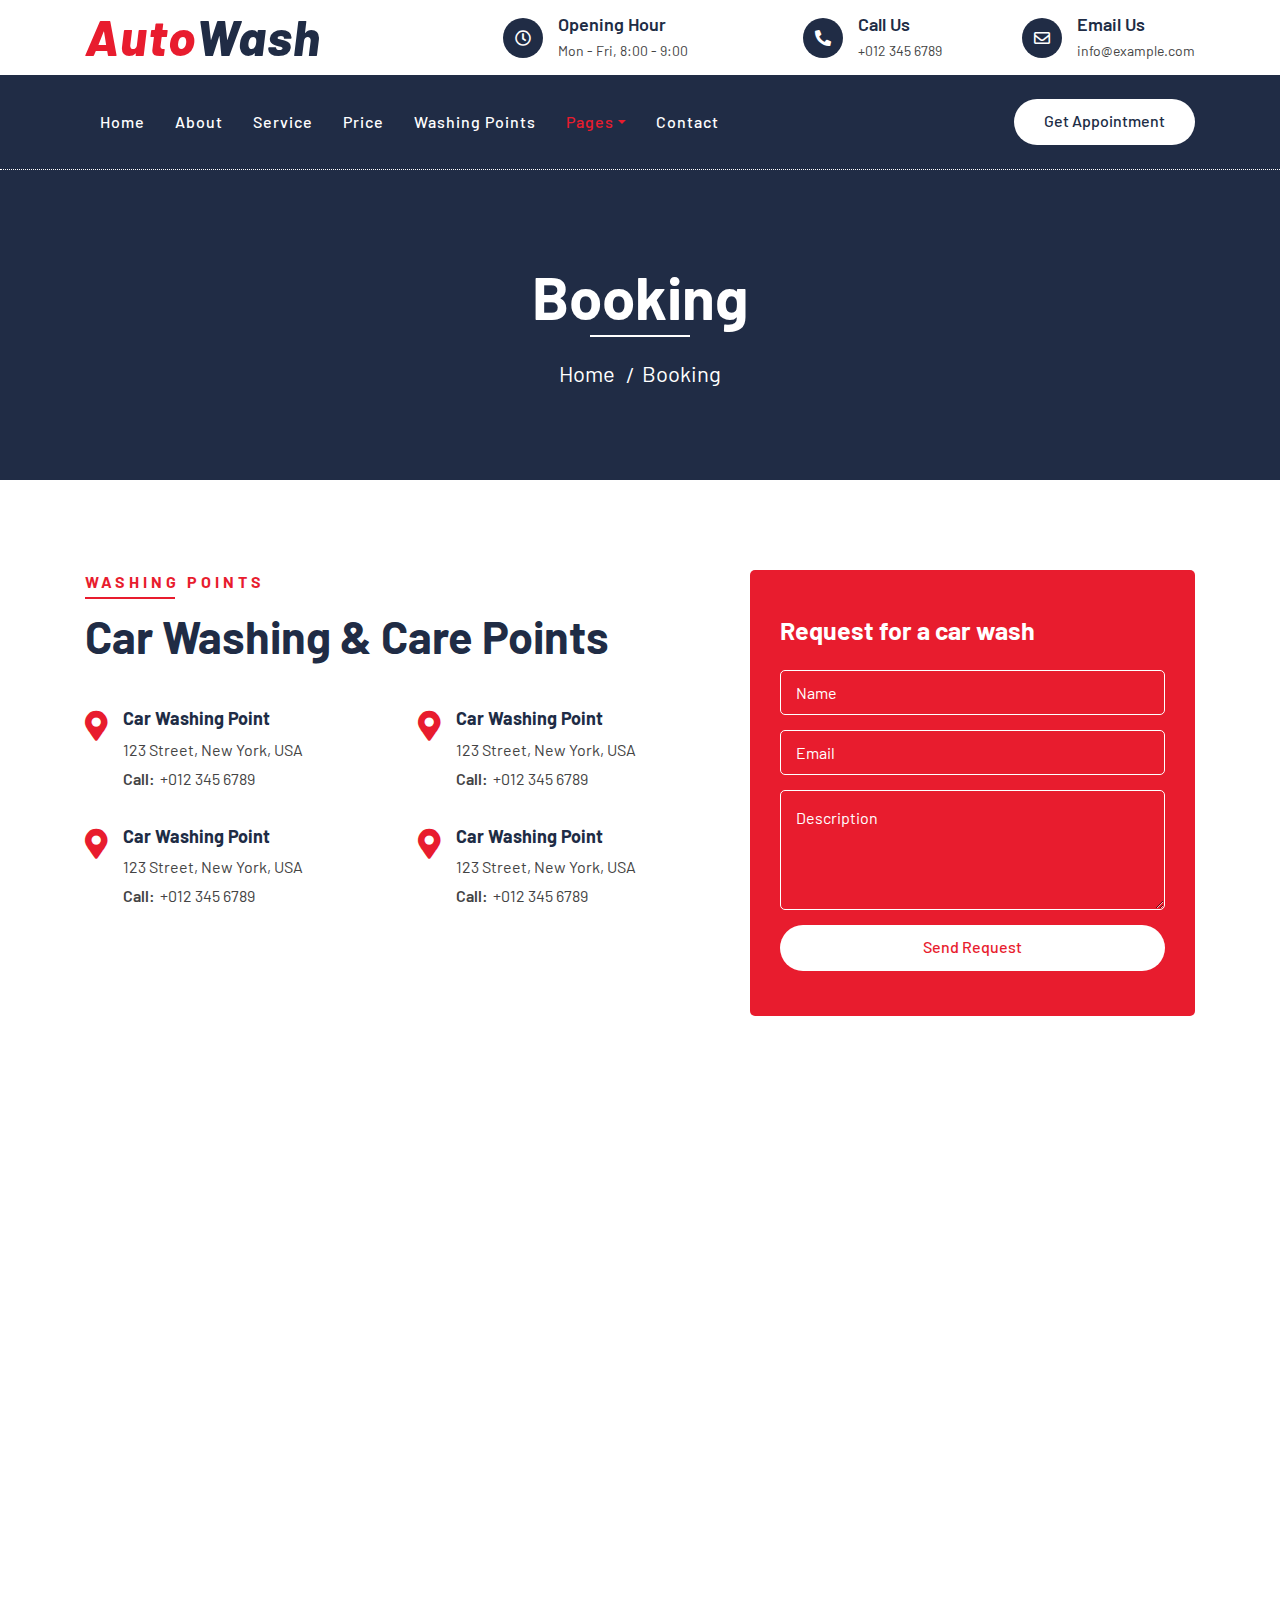
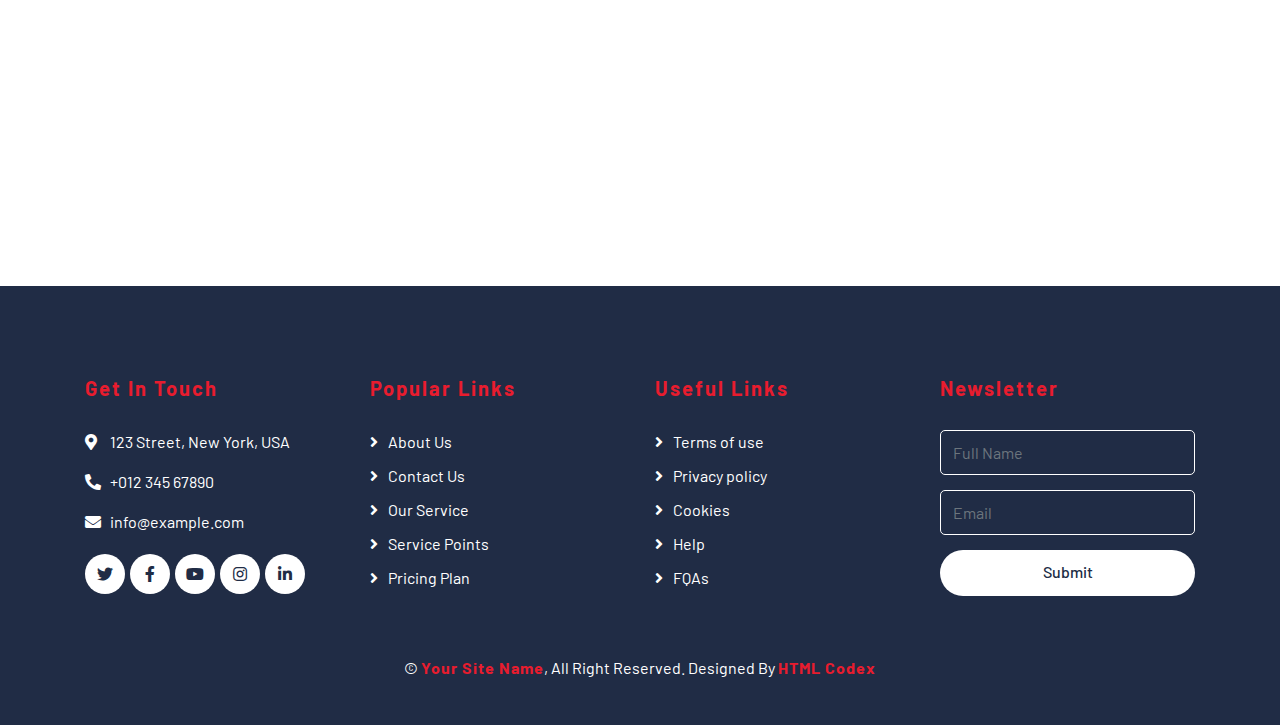
<file: car-wash-website-template/booking.html>
<!DOCTYPE html>
<html lang="en">
    <head>
        <meta charset="utf-8">
        <title>AutoWash - Car Wash Website Template</title>
        <meta content="width=device-width, initial-scale=1.0" name="viewport">
        <meta content="Free Website Template" name="keywords">
        <meta content="Free Website Template" name="description">

        <!-- Favicon -->
        <link href="img/favicon.ico" rel="icon">

        <!-- Google Font -->
        <link href="https://fonts.googleapis.com/css2?family=Barlow:wght@400;500;600;700;800;900&display=swap" rel="stylesheet"> 
        
        <!-- CSS Libraries -->
        <link href="https://stackpath.bootstrapcdn.com/bootstrap/4.4.1/css/bootstrap.min.css" rel="stylesheet">
        <link href="https://cdnjs.cloudflare.com/ajax/libs/font-awesome/5.10.0/css/all.min.css" rel="stylesheet">
        <link href="lib/flaticon/font/flaticon.css" rel="stylesheet">
        <link href="lib/animate/animate.min.css" rel="stylesheet">
        <link href="lib/owlcarousel/assets/owl.carousel.min.css" rel="stylesheet">

        <!-- Template Stylesheet -->
        <link href="css/style.css" rel="stylesheet">
    </head>

    <body>
        <!-- Top Bar Start -->
        <div class="top-bar">
            <div class="container">
                <div class="row align-items-center">
                    <div class="col-lg-4 col-md-12">
                        <div class="logo">
                            <a href="index.html">
                                <h1>Auto<span>Wash</span></h1>
                                <!-- <img src="img/logo.jpg" alt="Logo"> -->
                            </a>
                        </div>
                    </div>
                    <div class="col-lg-8 col-md-7 d-none d-lg-block">
                        <div class="row">
                            <div class="col-4">
                                <div class="top-bar-item">
                                    <div class="top-bar-icon">
                                        <i class="far fa-clock"></i>
                                    </div>
                                    <div class="top-bar-text">
                                        <h3>Opening Hour</h3>
                                        <p>Mon - Fri, 8:00 - 9:00</p>
                                    </div>
                                </div>
                            </div>
                            <div class="col-4">
                                <div class="top-bar-item">
                                    <div class="top-bar-icon">
                                        <i class="fa fa-phone-alt"></i>
                                    </div>
                                    <div class="top-bar-text">
                                        <h3>Call Us</h3>
                                        <p>+012 345 6789</p>
                                    </div>
                                </div>
                            </div>
                            <div class="col-4">
                                <div class="top-bar-item">
                                    <div class="top-bar-icon">
                                        <i class="far fa-envelope"></i>
                                    </div>
                                    <div class="top-bar-text">
                                        <h3>Email Us</h3>
                                        <p>info@example.com</p>
                                    </div>
                                </div>
                            </div>
                        </div>
                    </div>
                </div>
            </div>
        </div>
        <!-- Top Bar End -->

        <!-- Nav Bar Start -->
        <div class="nav-bar">
            <div class="container">
                <nav class="navbar navbar-expand-lg bg-dark navbar-dark">
                    <a href="#" class="navbar-brand">MENU</a>
                    <button type="button" class="navbar-toggler" data-toggle="collapse" data-target="#navbarCollapse">
                        <span class="navbar-toggler-icon"></span>
                    </button>

                    <div class="collapse navbar-collapse justify-content-between" id="navbarCollapse">
                        <div class="navbar-nav mr-auto">
                            <a href="index.html" class="nav-item nav-link">Home</a>
                            <a href="about.html" class="nav-item nav-link">About</a>
                            <a href="service.html" class="nav-item nav-link">Service</a>
                            <a href="price.html" class="nav-item nav-link">Price</a>
                            <a href="location.html" class="nav-item nav-link">Washing Points</a>
                            <div class="nav-item dropdown">
                                <a href="#" class="nav-link dropdown-toggle active" data-toggle="dropdown">Pages</a>
                                <div class="dropdown-menu">
                                    <a href="blog.html" class="dropdown-item">Blog Grid</a>
                                    <a href="single.html" class="dropdown-item">Detail Page</a>
                                    <a href="team.html" class="dropdown-item">Team Member</a>
                                    <a href="booking.html" class="dropdown-item">Schedule Booking</a>
                                </div>
                            </div>
                            <a href="contact.html" class="nav-item nav-link">Contact</a>
                        </div>
                        <div class="ml-auto">
                            <a class="btn btn-custom" href="#">Get Appointment</a>
                        </div>
                    </div>
                </nav>
            </div>
        </div>
        <!-- Nav Bar End -->
        
        
        <!-- Page Header Start -->
        <div class="page-header">
            <div class="container">
                <div class="row">
                    <div class="col-12">
                        <h2>Booking</h2>
                    </div>
                    <div class="col-12">
                        <a href="">Home</a>
                        <a href="">Booking</a>
                    </div>
                </div>
            </div>
        </div>
        <!-- Page Header End -->
        
        
        <!-- Location Start -->
        <div class="location">
            <div class="container">
                <div class="row">
                    <div class="col-lg-7">
                        <div class="section-header text-left">
                            <p>Washing Points</p>
                            <h2>Car Washing & Care Points</h2>
                        </div>
                        <div class="row">
                            <div class="col-md-6">
                                <div class="location-item">
                                    <i class="fa fa-map-marker-alt"></i>
                                    <div class="location-text">
                                        <h3>Car Washing Point</h3>
                                        <p>123 Street, New York, USA</p>
                                        <p><strong>Call:</strong>+012 345 6789</p>
                                    </div>
                                </div>
                            </div>
                            <div class="col-md-6">
                                <div class="location-item">
                                    <i class="fa fa-map-marker-alt"></i>
                                    <div class="location-text">
                                        <h3>Car Washing Point</h3>
                                        <p>123 Street, New York, USA</p>
                                        <p><strong>Call:</strong>+012 345 6789</p>
                                    </div>
                                </div>
                            </div>
                            <div class="col-md-6">
                                <div class="location-item">
                                    <i class="fa fa-map-marker-alt"></i>
                                    <div class="location-text">
                                        <h3>Car Washing Point</h3>
                                        <p>123 Street, New York, USA</p>
                                        <p><strong>Call:</strong>+012 345 6789</p>
                                    </div>
                                </div>
                            </div>
                            <div class="col-md-6">
                                <div class="location-item">
                                    <i class="fa fa-map-marker-alt"></i>
                                    <div class="location-text">
                                        <h3>Car Washing Point</h3>
                                        <p>123 Street, New York, USA</p>
                                        <p><strong>Call:</strong>+012 345 6789</p>
                                    </div>
                                </div>
                            </div>
                        </div>
                    </div>
                    <div class="col-lg-5">
                        <div class="location-form">
                            <h3>Request for a car wash</h3>
                            <form>
                                <div class="control-group">
                                    <input type="text" class="form-control" placeholder="Name" required="required" />
                                </div>
                                <div class="control-group">
                                    <input type="email" class="form-control" placeholder="Email" required="required" />
                                </div>
                                <div class="control-group">
                                    <textarea class="form-control" placeholder="Description" required="required"></textarea>
                                </div>
                                <div>
                                    <button class="btn btn-custom" type="submit">Send Request</button>
                                </div>
                            </form>
                        </div>
                    </div>
                </div>
            </div>
        </div>
        <!-- Location End -->
        
        
        <!-- Footer Start -->
        <div class="footer">
            <div class="container">
                <div class="row">
                    <div class="col-lg-3 col-md-6">
                        <div class="footer-contact">
                            <h2>Get In Touch</h2>
                            <p><i class="fa fa-map-marker-alt"></i>123 Street, New York, USA</p>
                            <p><i class="fa fa-phone-alt"></i>+012 345 67890</p>
                            <p><i class="fa fa-envelope"></i>info@example.com</p>
                            <div class="footer-social">
                                <a class="btn" href=""><i class="fab fa-twitter"></i></a>
                                <a class="btn" href=""><i class="fab fa-facebook-f"></i></a>
                                <a class="btn" href=""><i class="fab fa-youtube"></i></a>
                                <a class="btn" href=""><i class="fab fa-instagram"></i></a>
                                <a class="btn" href=""><i class="fab fa-linkedin-in"></i></a>
                            </div>
                        </div>
                    </div>
                    <div class="col-lg-3 col-md-6">
                        <div class="footer-link">
                            <h2>Popular Links</h2>
                            <a href="">About Us</a>
                            <a href="">Contact Us</a>
                            <a href="">Our Service</a>
                            <a href="">Service Points</a>
                            <a href="">Pricing Plan</a>
                        </div>
                    </div>
                    <div class="col-lg-3 col-md-6">
                        <div class="footer-link">
                            <h2>Useful Links</h2>
                            <a href="">Terms of use</a>
                            <a href="">Privacy policy</a>
                            <a href="">Cookies</a>
                            <a href="">Help</a>
                            <a href="">FQAs</a>
                        </div>
                    </div>
                    <div class="col-lg-3 col-md-6">
                        <div class="footer-newsletter">
                            <h2>Newsletter</h2>
                            <form>
                                <input class="form-control" placeholder="Full Name">
                                <input class="form-control" placeholder="Email">
                                <button class="btn btn-custom">Submit</button>
                            </form>
                        </div>
                    </div>
                </div>
            </div>
            <div class="container copyright">
                <p>&copy; <a href="#">Your Site Name</a>, All Right Reserved. Designed By <a href="https://htmlcodex.com">HTML Codex</a></p>
            </div>
        </div>
        <!-- Footer End -->
        
        <!-- Back to top button -->
        <a href="#" class="back-to-top"><i class="fa fa-chevron-up"></i></a>
        
        <!-- Pre Loader -->
        <div id="loader" class="show">
            <div class="loader"></div>
        </div>

        <!-- JavaScript Libraries -->
        <script src="https://code.jquery.com/jquery-3.4.1.min.js"></script>
        <script src="https://stackpath.bootstrapcdn.com/bootstrap/4.4.1/js/bootstrap.bundle.min.js"></script>
        <script src="lib/easing/easing.min.js"></script>
        <script src="lib/owlcarousel/owl.carousel.min.js"></script>
        <script src="lib/waypoints/waypoints.min.js"></script>
        <script src="lib/counterup/counterup.min.js"></script>
        
        <!-- Contact Javascript File -->
        <script src="mail/jqBootstrapValidation.min.js"></script>
        <script src="mail/contact.js"></script>

        <!-- Template Javascript -->
        <script src="js/main.js"></script>
    </body>
</html>
</file>
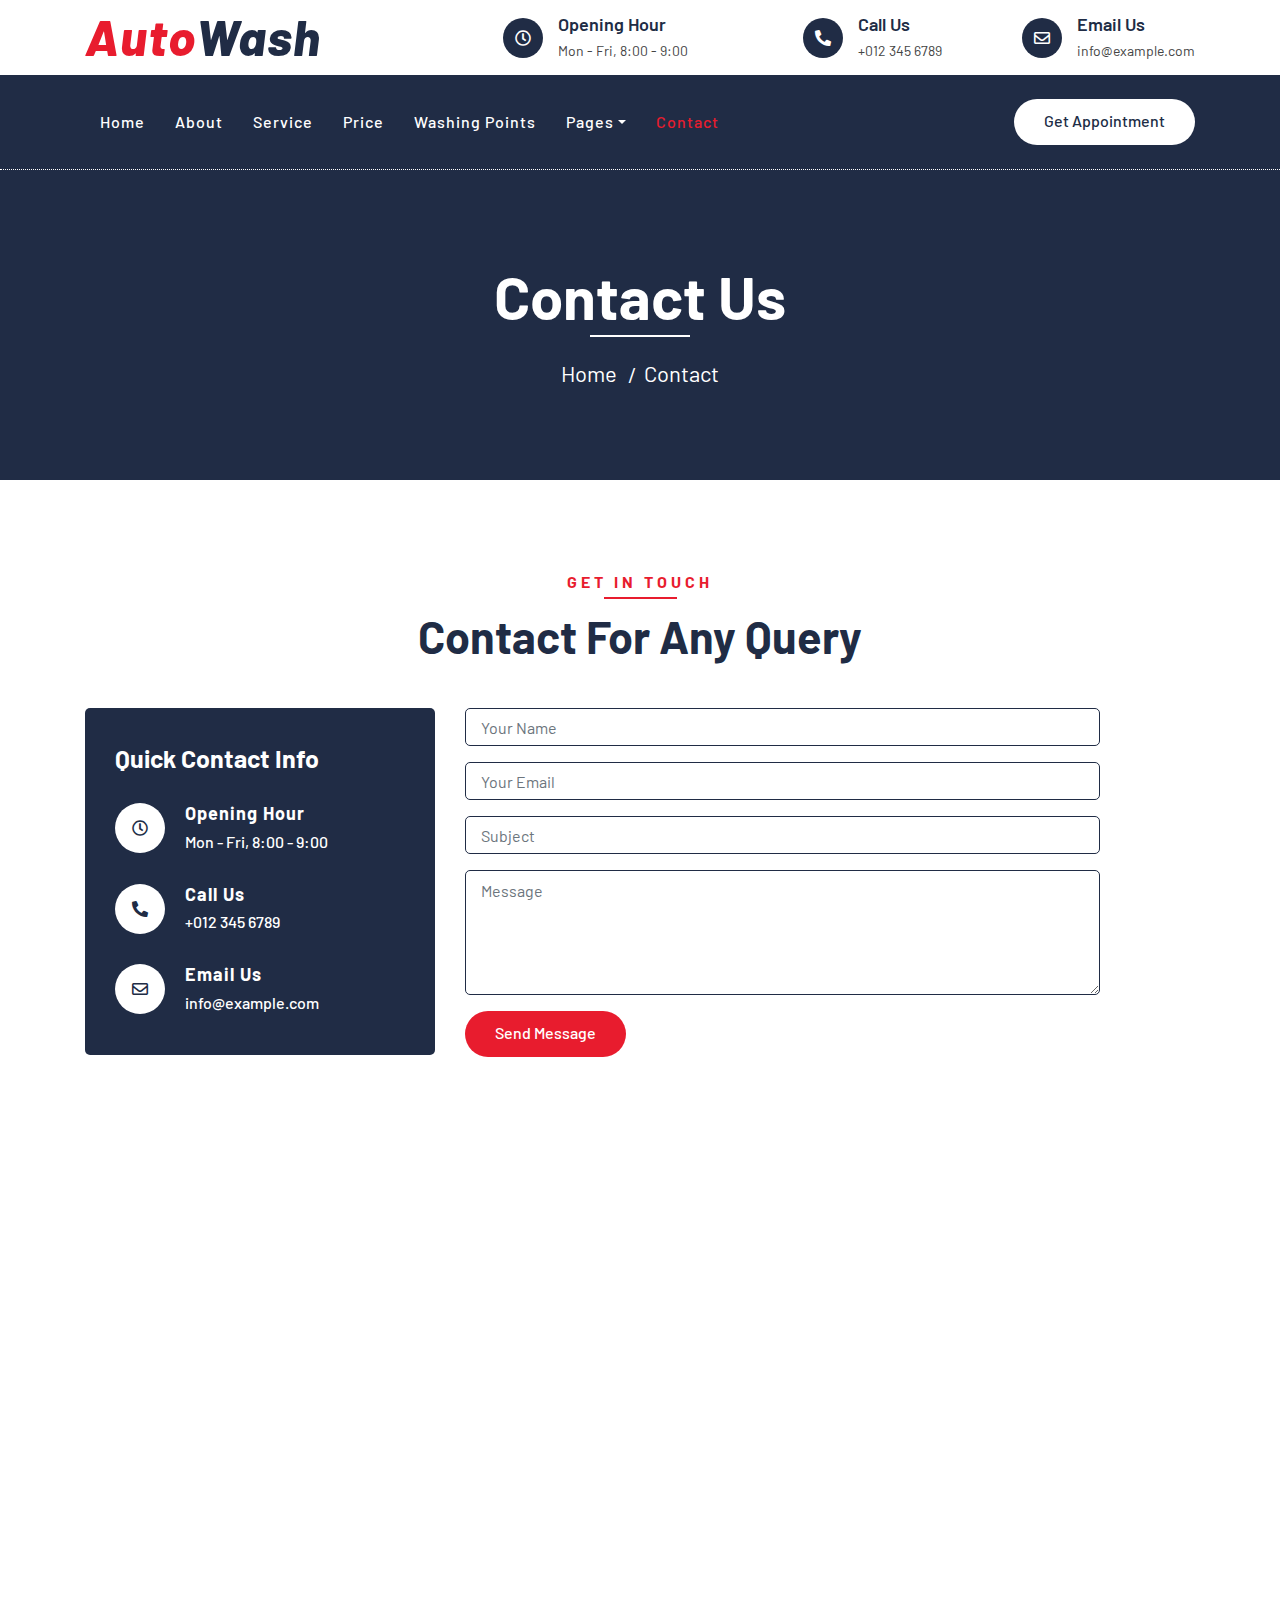
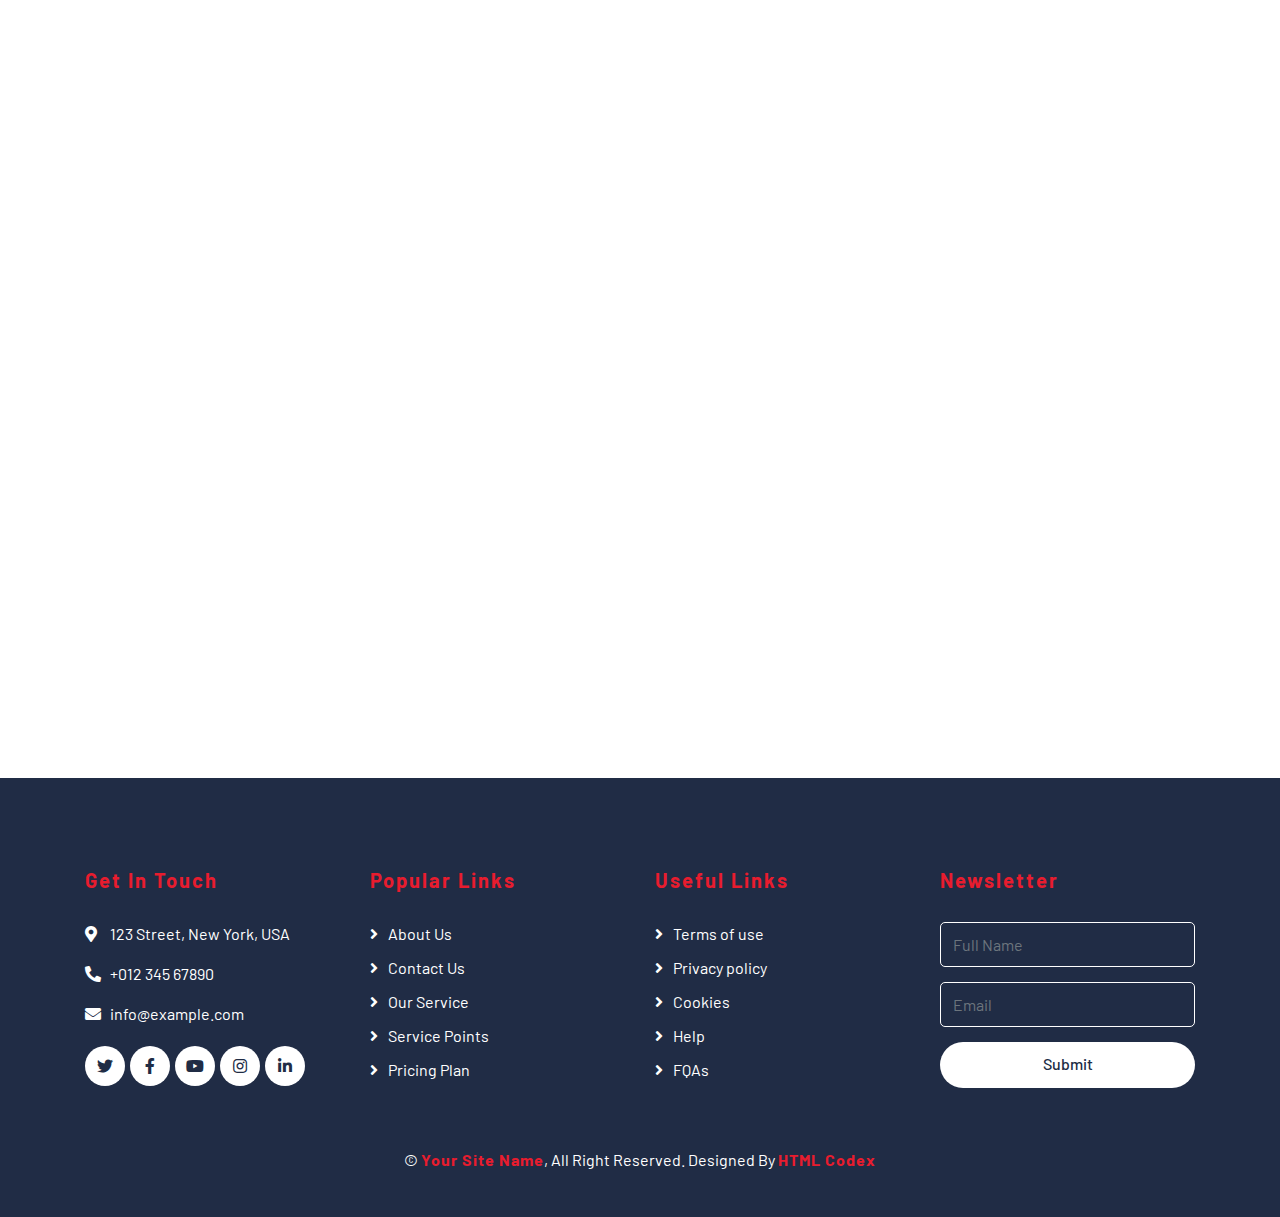
<file: car-wash-website-template/contact.html>
<!DOCTYPE html>
<html lang="en">
    <head>
        <meta charset="utf-8">
        <title>AutoWash - Car Wash Website Template</title>
        <meta content="width=device-width, initial-scale=1.0" name="viewport">
        <meta content="Free Website Template" name="keywords">
        <meta content="Free Website Template" name="description">

        <!-- Favicon -->
        <link href="img/favicon.ico" rel="icon">

        <!-- Google Font -->
        <link href="https://fonts.googleapis.com/css2?family=Barlow:wght@400;500;600;700;800;900&display=swap" rel="stylesheet"> 
        
        <!-- CSS Libraries -->
        <link href="https://stackpath.bootstrapcdn.com/bootstrap/4.4.1/css/bootstrap.min.css" rel="stylesheet">
        <link href="https://cdnjs.cloudflare.com/ajax/libs/font-awesome/5.10.0/css/all.min.css" rel="stylesheet">
        <link href="lib/flaticon/font/flaticon.css" rel="stylesheet">
        <link href="lib/animate/animate.min.css" rel="stylesheet">
        <link href="lib/owlcarousel/assets/owl.carousel.min.css" rel="stylesheet">

        <!-- Template Stylesheet -->
        <link href="css/style.css" rel="stylesheet">
    </head>

    <body>
        <!-- Top Bar Start -->
        <div class="top-bar">
            <div class="container">
                <div class="row align-items-center">
                    <div class="col-lg-4 col-md-12">
                        <div class="logo">
                            <a href="index.html">
                                <h1>Auto<span>Wash</span></h1>
                                <!-- <img src="img/logo.jpg" alt="Logo"> -->
                            </a>
                        </div>
                    </div>
                    <div class="col-lg-8 col-md-7 d-none d-lg-block">
                        <div class="row">
                            <div class="col-4">
                                <div class="top-bar-item">
                                    <div class="top-bar-icon">
                                        <i class="far fa-clock"></i>
                                    </div>
                                    <div class="top-bar-text">
                                        <h3>Opening Hour</h3>
                                        <p>Mon - Fri, 8:00 - 9:00</p>
                                    </div>
                                </div>
                            </div>
                            <div class="col-4">
                                <div class="top-bar-item">
                                    <div class="top-bar-icon">
                                        <i class="fa fa-phone-alt"></i>
                                    </div>
                                    <div class="top-bar-text">
                                        <h3>Call Us</h3>
                                        <p>+012 345 6789</p>
                                    </div>
                                </div>
                            </div>
                            <div class="col-4">
                                <div class="top-bar-item">
                                    <div class="top-bar-icon">
                                        <i class="far fa-envelope"></i>
                                    </div>
                                    <div class="top-bar-text">
                                        <h3>Email Us</h3>
                                        <p>info@example.com</p>
                                    </div>
                                </div>
                            </div>
                        </div>
                    </div>
                </div>
            </div>
        </div>
        <!-- Top Bar End -->

        <!-- Nav Bar Start -->
        <div class="nav-bar">
            <div class="container">
                <nav class="navbar navbar-expand-lg bg-dark navbar-dark">
                    <a href="#" class="navbar-brand">MENU</a>
                    <button type="button" class="navbar-toggler" data-toggle="collapse" data-target="#navbarCollapse">
                        <span class="navbar-toggler-icon"></span>
                    </button>

                    <div class="collapse navbar-collapse justify-content-between" id="navbarCollapse">
                        <div class="navbar-nav mr-auto">
                            <a href="index.html" class="nav-item nav-link">Home</a>
                            <a href="about.html" class="nav-item nav-link">About</a>
                            <a href="service.html" class="nav-item nav-link">Service</a>
                            <a href="price.html" class="nav-item nav-link">Price</a>
                            <a href="location.html" class="nav-item nav-link">Washing Points</a>
                            <div class="nav-item dropdown">
                                <a href="#" class="nav-link dropdown-toggle" data-toggle="dropdown">Pages</a>
                                <div class="dropdown-menu">
                                    <a href="blog.html" class="dropdown-item">Blog Grid</a>
                                    <a href="single.html" class="dropdown-item">Detail Page</a>
                                    <a href="team.html" class="dropdown-item">Team Member</a>
                                    <a href="booking.html" class="dropdown-item">Schedule Booking</a>
                                </div>
                            </div>
                            <a href="contact.html" class="nav-item nav-link active">Contact</a>
                        </div>
                        <div class="ml-auto">
                            <a class="btn btn-custom" href="#">Get Appointment</a>
                        </div>
                    </div>
                </nav>
            </div>
        </div>
        <!-- Nav Bar End -->
        
        
        <!-- Page Header Start -->
        <div class="page-header">
            <div class="container">
                <div class="row">
                    <div class="col-12">
                        <h2>Contact Us</h2>
                    </div>
                    <div class="col-12">
                        <a href="">Home</a>
                        <a href="">Contact</a>
                    </div>
                </div>
            </div>
        </div>
        <!-- Page Header End -->
        
        
        <!-- Contact Start -->
        <div class="contact">
            <div class="container">
                <div class="section-header text-center">
                    <p>Get In Touch</p>
                    <h2>Contact for any query</h2>
                </div>
                <div class="row">
                    <div class="col-md-4">
                        <div class="contact-info">
                            <h2>Quick Contact Info</h2>
                            <div class="contact-info-item">
                                <div class="contact-info-icon">
                                    <i class="far fa-clock"></i>
                                </div>
                                <div class="contact-info-text">
                                    <h3>Opening Hour</h3>
                                    <p>Mon - Fri, 8:00 - 9:00</p>
                                </div>
                            </div>
                            <div class="contact-info-item">
                                <div class="contact-info-icon">
                                    <i class="fa fa-phone-alt"></i>
                                </div>
                                <div class="contact-info-text">
                                    <h3>Call Us</h3>
                                    <p>+012 345 6789</p>
                                </div>
                            </div>
                            <div class="contact-info-item">
                                <div class="contact-info-icon">
                                    <i class="far fa-envelope"></i>
                                </div>
                                <div class="contact-info-text">
                                    <h3>Email Us</h3>
                                    <p>info@example.com</p>
                                </div>
                            </div>
                        </div>
                    </div>
                    <div class="col-md-7">
                        <div class="contact-form">
                            <div id="success"></div>
                            <form name="sentMessage" id="contactForm" novalidate="novalidate">
                                <div class="control-group">
                                    <input type="text" class="form-control" id="name" placeholder="Your Name" required="required" data-validation-required-message="Please enter your name" />
                                    <p class="help-block text-danger"></p>
                                </div>
                                <div class="control-group">
                                    <input type="email" class="form-control" id="email" placeholder="Your Email" required="required" data-validation-required-message="Please enter your email" />
                                    <p class="help-block text-danger"></p>
                                </div>
                                <div class="control-group">
                                    <input type="text" class="form-control" id="subject" placeholder="Subject" required="required" data-validation-required-message="Please enter a subject" />
                                    <p class="help-block text-danger"></p>
                                </div>
                                <div class="control-group">
                                    <textarea class="form-control" id="message" placeholder="Message" required="required" data-validation-required-message="Please enter your message"></textarea>
                                    <p class="help-block text-danger"></p>
                                </div>
                                <div>
                                    <button class="btn btn-custom" type="submit" id="sendMessageButton">Send Message</button>
                                </div>
                            </form>
                        </div>
                    </div>
                    <div class="col-md-12">
                        <iframe src="https://www.google.com/maps/embed?pb=!1m18!1m12!1m3!1d3001156.4288297426!2d-78.01371936852176!3d42.72876761954724!2m3!1f0!2f0!3f0!3m2!1i1024!2i768!4f13.1!3m3!1m2!1s0x4ccc4bf0f123a5a9%3A0xddcfc6c1de189567!2sNew%20York%2C%20USA!5e0!3m2!1sen!2sbd!4v1600663868074!5m2!1sen!2sbd" frameborder="0" style="border:0;" allowfullscreen="" aria-hidden="false" tabindex="0"></iframe>
                    </div>
                </div>
            </div>
        </div>
        <!-- Contact End -->


        <!-- Footer Start -->
        <div class="footer">
            <div class="container">
                <div class="row">
                    <div class="col-lg-3 col-md-6">
                        <div class="footer-contact">
                            <h2>Get In Touch</h2>
                            <p><i class="fa fa-map-marker-alt"></i>123 Street, New York, USA</p>
                            <p><i class="fa fa-phone-alt"></i>+012 345 67890</p>
                            <p><i class="fa fa-envelope"></i>info@example.com</p>
                            <div class="footer-social">
                                <a class="btn" href=""><i class="fab fa-twitter"></i></a>
                                <a class="btn" href=""><i class="fab fa-facebook-f"></i></a>
                                <a class="btn" href=""><i class="fab fa-youtube"></i></a>
                                <a class="btn" href=""><i class="fab fa-instagram"></i></a>
                                <a class="btn" href=""><i class="fab fa-linkedin-in"></i></a>
                            </div>
                        </div>
                    </div>
                    <div class="col-lg-3 col-md-6">
                        <div class="footer-link">
                            <h2>Popular Links</h2>
                            <a href="">About Us</a>
                            <a href="">Contact Us</a>
                            <a href="">Our Service</a>
                            <a href="">Service Points</a>
                            <a href="">Pricing Plan</a>
                        </div>
                    </div>
                    <div class="col-lg-3 col-md-6">
                        <div class="footer-link">
                            <h2>Useful Links</h2>
                            <a href="">Terms of use</a>
                            <a href="">Privacy policy</a>
                            <a href="">Cookies</a>
                            <a href="">Help</a>
                            <a href="">FQAs</a>
                        </div>
                    </div>
                    <div class="col-lg-3 col-md-6">
                        <div class="footer-newsletter">
                            <h2>Newsletter</h2>
                            <form>
                                <input class="form-control" placeholder="Full Name">
                                <input class="form-control" placeholder="Email">
                                <button class="btn btn-custom">Submit</button>
                            </form>
                        </div>
                    </div>
                </div>
            </div>
            <div class="container copyright">
                <p>&copy; <a href="#">Your Site Name</a>, All Right Reserved. Designed By <a href="https://htmlcodex.com">HTML Codex</a></p>
            </div>
        </div>
        <!-- Footer End -->
        
        <!-- Back to top button -->
        <a href="#" class="back-to-top"><i class="fa fa-chevron-up"></i></a>
        
        <!-- Pre Loader -->
        <div id="loader" class="show">
            <div class="loader"></div>
        </div>

        <!-- JavaScript Libraries -->
        <script src="https://code.jquery.com/jquery-3.4.1.min.js"></script>
        <script src="https://stackpath.bootstrapcdn.com/bootstrap/4.4.1/js/bootstrap.bundle.min.js"></script>
        <script src="lib/easing/easing.min.js"></script>
        <script src="lib/owlcarousel/owl.carousel.min.js"></script>
        <script src="lib/waypoints/waypoints.min.js"></script>
        <script src="lib/counterup/counterup.min.js"></script>
        
        <!-- Contact Javascript File -->
        <script src="mail/jqBootstrapValidation.min.js"></script>
        <script src="mail/contact.js"></script>

        <!-- Template Javascript -->
        <script src="js/main.js"></script>
    </body>
</html>
</file>
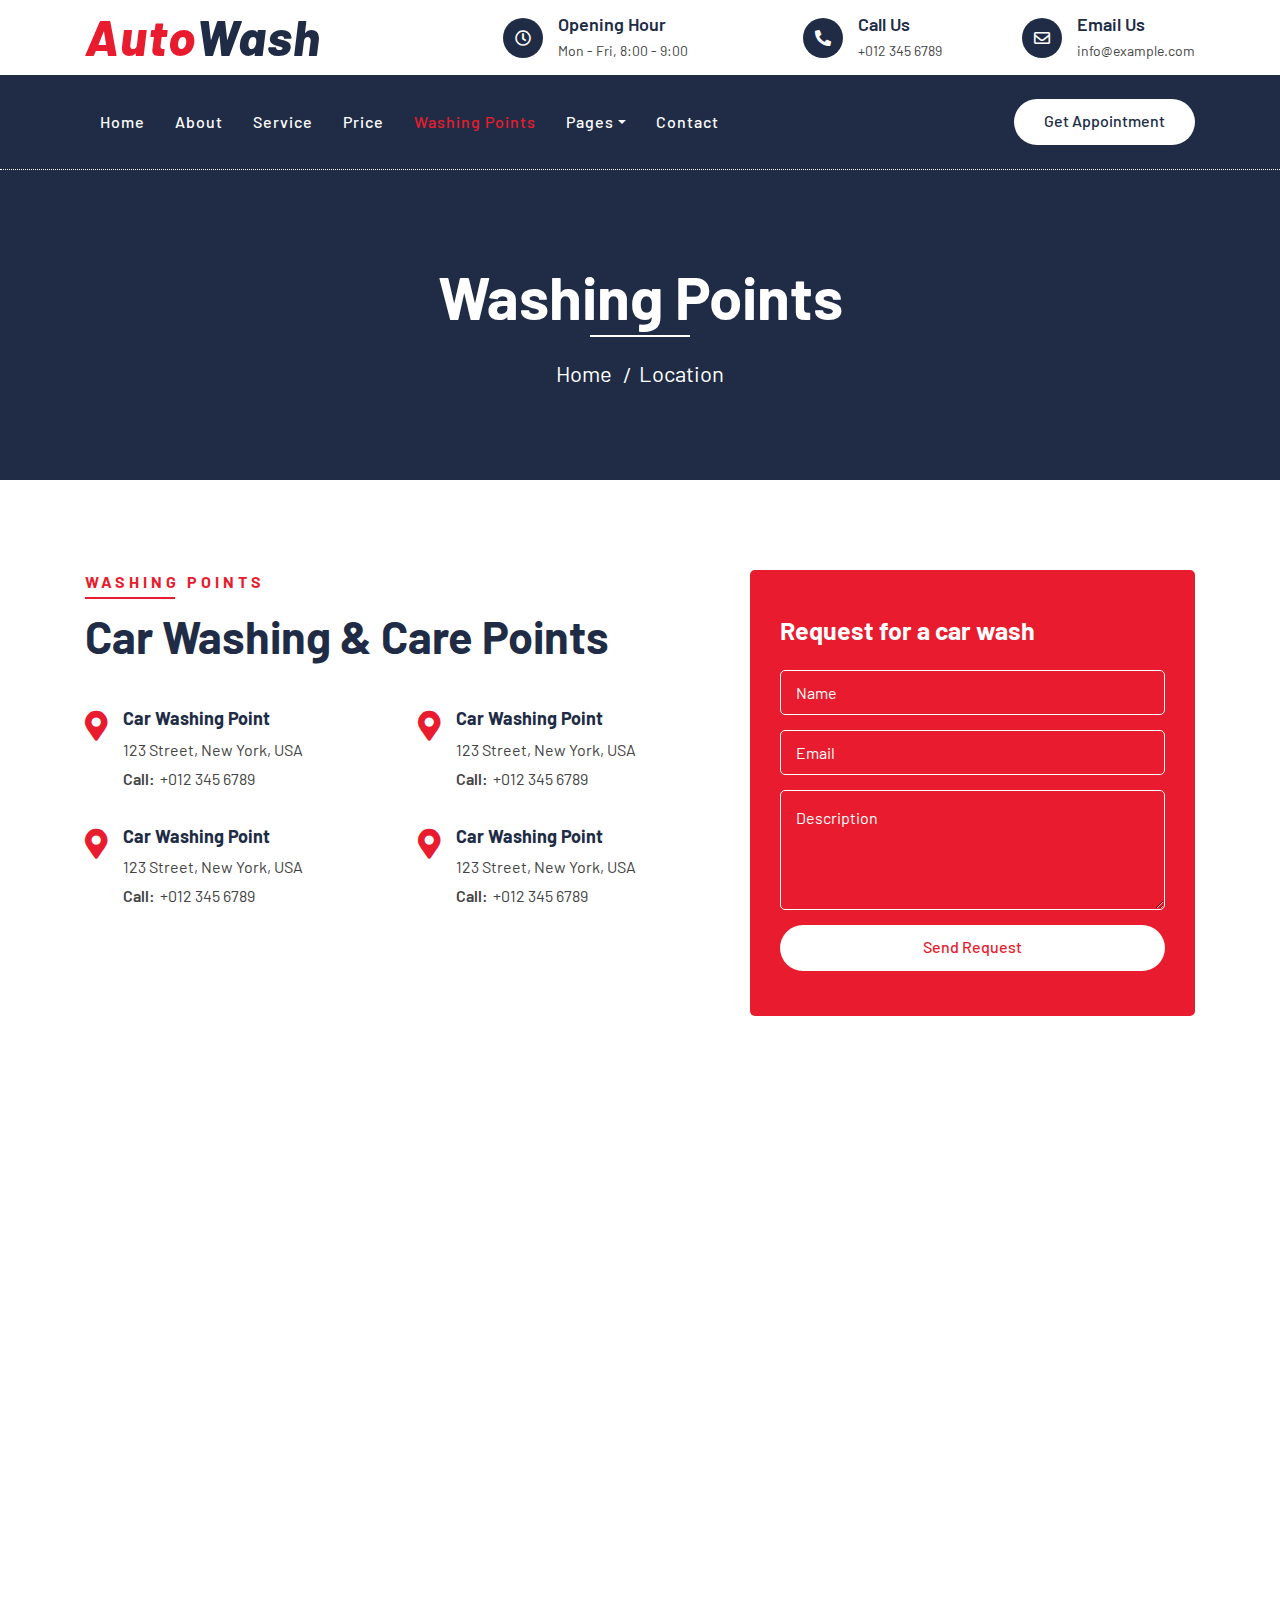
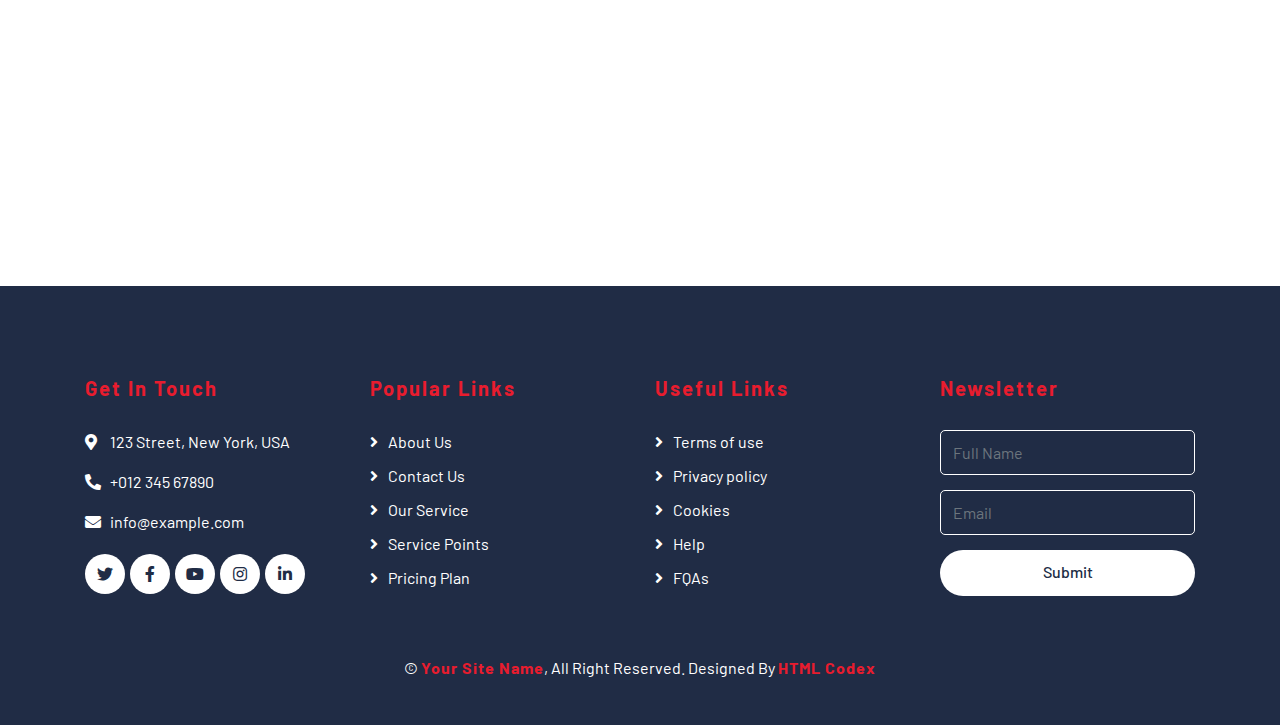
<file: car-wash-website-template/location.html>
<!DOCTYPE html>
<html lang="en">
    <head>
        <meta charset="utf-8">
        <title>AutoWash - Car Wash Website Template</title>
        <meta content="width=device-width, initial-scale=1.0" name="viewport">
        <meta content="Free Website Template" name="keywords">
        <meta content="Free Website Template" name="description">

        <!-- Favicon -->
        <link href="img/favicon.ico" rel="icon">

        <!-- Google Font -->
        <link href="https://fonts.googleapis.com/css2?family=Barlow:wght@400;500;600;700;800;900&display=swap" rel="stylesheet"> 
        
        <!-- CSS Libraries -->
        <link href="https://stackpath.bootstrapcdn.com/bootstrap/4.4.1/css/bootstrap.min.css" rel="stylesheet">
        <link href="https://cdnjs.cloudflare.com/ajax/libs/font-awesome/5.10.0/css/all.min.css" rel="stylesheet">
        <link href="lib/flaticon/font/flaticon.css" rel="stylesheet">
        <link href="lib/animate/animate.min.css" rel="stylesheet">
        <link href="lib/owlcarousel/assets/owl.carousel.min.css" rel="stylesheet">

        <!-- Template Stylesheet -->
        <link href="css/style.css" rel="stylesheet">
    </head>

    <body>
        <!-- Top Bar Start -->
        <div class="top-bar">
            <div class="container">
                <div class="row align-items-center">
                    <div class="col-lg-4 col-md-12">
                        <div class="logo">
                            <a href="index.html">
                                <h1>Auto<span>Wash</span></h1>
                                <!-- <img src="img/logo.jpg" alt="Logo"> -->
                            </a>
                        </div>
                    </div>
                    <div class="col-lg-8 col-md-7 d-none d-lg-block">
                        <div class="row">
                            <div class="col-4">
                                <div class="top-bar-item">
                                    <div class="top-bar-icon">
                                        <i class="far fa-clock"></i>
                                    </div>
                                    <div class="top-bar-text">
                                        <h3>Opening Hour</h3>
                                        <p>Mon - Fri, 8:00 - 9:00</p>
                                    </div>
                                </div>
                            </div>
                            <div class="col-4">
                                <div class="top-bar-item">
                                    <div class="top-bar-icon">
                                        <i class="fa fa-phone-alt"></i>
                                    </div>
                                    <div class="top-bar-text">
                                        <h3>Call Us</h3>
                                        <p>+012 345 6789</p>
                                    </div>
                                </div>
                            </div>
                            <div class="col-4">
                                <div class="top-bar-item">
                                    <div class="top-bar-icon">
                                        <i class="far fa-envelope"></i>
                                    </div>
                                    <div class="top-bar-text">
                                        <h3>Email Us</h3>
                                        <p>info@example.com</p>
                                    </div>
                                </div>
                            </div>
                        </div>
                    </div>
                </div>
            </div>
        </div>
        <!-- Top Bar End -->

        <!-- Nav Bar Start -->
        <div class="nav-bar">
            <div class="container">
                <nav class="navbar navbar-expand-lg bg-dark navbar-dark">
                    <a href="#" class="navbar-brand">MENU</a>
                    <button type="button" class="navbar-toggler" data-toggle="collapse" data-target="#navbarCollapse">
                        <span class="navbar-toggler-icon"></span>
                    </button>

                    <div class="collapse navbar-collapse justify-content-between" id="navbarCollapse">
                        <div class="navbar-nav mr-auto">
                            <a href="index.html" class="nav-item nav-link">Home</a>
                            <a href="about.html" class="nav-item nav-link">About</a>
                            <a href="service.html" class="nav-item nav-link">Service</a>
                            <a href="price.html" class="nav-item nav-link">Price</a>
                            <a href="location.html" class="nav-item nav-link active">Washing Points</a>
                            <div class="nav-item dropdown">
                                <a href="#" class="nav-link dropdown-toggle" data-toggle="dropdown">Pages</a>
                                <div class="dropdown-menu">
                                    <a href="blog.html" class="dropdown-item">Blog Grid</a>
                                    <a href="single.html" class="dropdown-item">Detail Page</a>
                                    <a href="team.html" class="dropdown-item">Team Member</a>
                                    <a href="booking.html" class="dropdown-item">Schedule Booking</a>
                                </div>
                            </div>
                            <a href="contact.html" class="nav-item nav-link">Contact</a>
                        </div>
                        <div class="ml-auto">
                            <a class="btn btn-custom" href="#">Get Appointment</a>
                        </div>
                    </div>
                </nav>
            </div>
        </div>
        <!-- Nav Bar End -->
        
        
        <!-- Page Header Start -->
        <div class="page-header">
            <div class="container">
                <div class="row">
                    <div class="col-12">
                        <h2>Washing Points</h2>
                    </div>
                    <div class="col-12">
                        <a href="">Home</a>
                        <a href="">Location</a>
                    </div>
                </div>
            </div>
        </div>
        <!-- Page Header End -->
        
        
        <!-- Location Start -->
        <div class="location">
            <div class="container">
                <div class="row">
                    <div class="col-lg-7">
                        <div class="section-header text-left">
                            <p>Washing Points</p>
                            <h2>Car Washing & Care Points</h2>
                        </div>
                        <div class="row">
                            <div class="col-md-6">
                                <div class="location-item">
                                    <i class="fa fa-map-marker-alt"></i>
                                    <div class="location-text">
                                        <h3>Car Washing Point</h3>
                                        <p>123 Street, New York, USA</p>
                                        <p><strong>Call:</strong>+012 345 6789</p>
                                    </div>
                                </div>
                            </div>
                            <div class="col-md-6">
                                <div class="location-item">
                                    <i class="fa fa-map-marker-alt"></i>
                                    <div class="location-text">
                                        <h3>Car Washing Point</h3>
                                        <p>123 Street, New York, USA</p>
                                        <p><strong>Call:</strong>+012 345 6789</p>
                                    </div>
                                </div>
                            </div>
                            <div class="col-md-6">
                                <div class="location-item">
                                    <i class="fa fa-map-marker-alt"></i>
                                    <div class="location-text">
                                        <h3>Car Washing Point</h3>
                                        <p>123 Street, New York, USA</p>
                                        <p><strong>Call:</strong>+012 345 6789</p>
                                    </div>
                                </div>
                            </div>
                            <div class="col-md-6">
                                <div class="location-item">
                                    <i class="fa fa-map-marker-alt"></i>
                                    <div class="location-text">
                                        <h3>Car Washing Point</h3>
                                        <p>123 Street, New York, USA</p>
                                        <p><strong>Call:</strong>+012 345 6789</p>
                                    </div>
                                </div>
                            </div>
                        </div>
                    </div>
                    <div class="col-lg-5">
                        <div class="location-form">
                            <h3>Request for a car wash</h3>
                            <form>
                                <div class="control-group">
                                    <input type="text" class="form-control" placeholder="Name" required="required" />
                                </div>
                                <div class="control-group">
                                    <input type="email" class="form-control" placeholder="Email" required="required" />
                                </div>
                                <div class="control-group">
                                    <textarea class="form-control" placeholder="Description" required="required"></textarea>
                                </div>
                                <div>
                                    <button class="btn btn-custom" type="submit">Send Request</button>
                                </div>
                            </form>
                        </div>
                    </div>
                </div>
            </div>
        </div>
        <!-- Location End -->
        
        
        <!-- Footer Start -->
        <div class="footer">
            <div class="container">
                <div class="row">
                    <div class="col-lg-3 col-md-6">
                        <div class="footer-contact">
                            <h2>Get In Touch</h2>
                            <p><i class="fa fa-map-marker-alt"></i>123 Street, New York, USA</p>
                            <p><i class="fa fa-phone-alt"></i>+012 345 67890</p>
                            <p><i class="fa fa-envelope"></i>info@example.com</p>
                            <div class="footer-social">
                                <a class="btn" href=""><i class="fab fa-twitter"></i></a>
                                <a class="btn" href=""><i class="fab fa-facebook-f"></i></a>
                                <a class="btn" href=""><i class="fab fa-youtube"></i></a>
                                <a class="btn" href=""><i class="fab fa-instagram"></i></a>
                                <a class="btn" href=""><i class="fab fa-linkedin-in"></i></a>
                            </div>
                        </div>
                    </div>
                    <div class="col-lg-3 col-md-6">
                        <div class="footer-link">
                            <h2>Popular Links</h2>
                            <a href="">About Us</a>
                            <a href="">Contact Us</a>
                            <a href="">Our Service</a>
                            <a href="">Service Points</a>
                            <a href="">Pricing Plan</a>
                        </div>
                    </div>
                    <div class="col-lg-3 col-md-6">
                        <div class="footer-link">
                            <h2>Useful Links</h2>
                            <a href="">Terms of use</a>
                            <a href="">Privacy policy</a>
                            <a href="">Cookies</a>
                            <a href="">Help</a>
                            <a href="">FQAs</a>
                        </div>
                    </div>
                    <div class="col-lg-3 col-md-6">
                        <div class="footer-newsletter">
                            <h2>Newsletter</h2>
                            <form>
                                <input class="form-control" placeholder="Full Name">
                                <input class="form-control" placeholder="Email">
                                <button class="btn btn-custom">Submit</button>
                            </form>
                        </div>
                    </div>
                </div>
            </div>
            <div class="container copyright">
                <p>&copy; <a href="#">Your Site Name</a>, All Right Reserved. Designed By <a href="https://htmlcodex.com">HTML Codex</a></p>
            </div>
        </div>
        <!-- Footer End -->
        
        <!-- Back to top button -->
        <a href="#" class="back-to-top"><i class="fa fa-chevron-up"></i></a>
        
        <!-- Pre Loader -->
        <div id="loader" class="show">
            <div class="loader"></div>
        </div>

        <!-- JavaScript Libraries -->
        <script src="https://code.jquery.com/jquery-3.4.1.min.js"></script>
        <script src="https://stackpath.bootstrapcdn.com/bootstrap/4.4.1/js/bootstrap.bundle.min.js"></script>
        <script src="lib/easing/easing.min.js"></script>
        <script src="lib/owlcarousel/owl.carousel.min.js"></script>
        <script src="lib/waypoints/waypoints.min.js"></script>
        <script src="lib/counterup/counterup.min.js"></script>
        
        <!-- Contact Javascript File -->
        <script src="mail/jqBootstrapValidation.min.js"></script>
        <script src="mail/contact.js"></script>

        <!-- Template Javascript -->
        <script src="js/main.js"></script>
    </body>
</html>
</file>
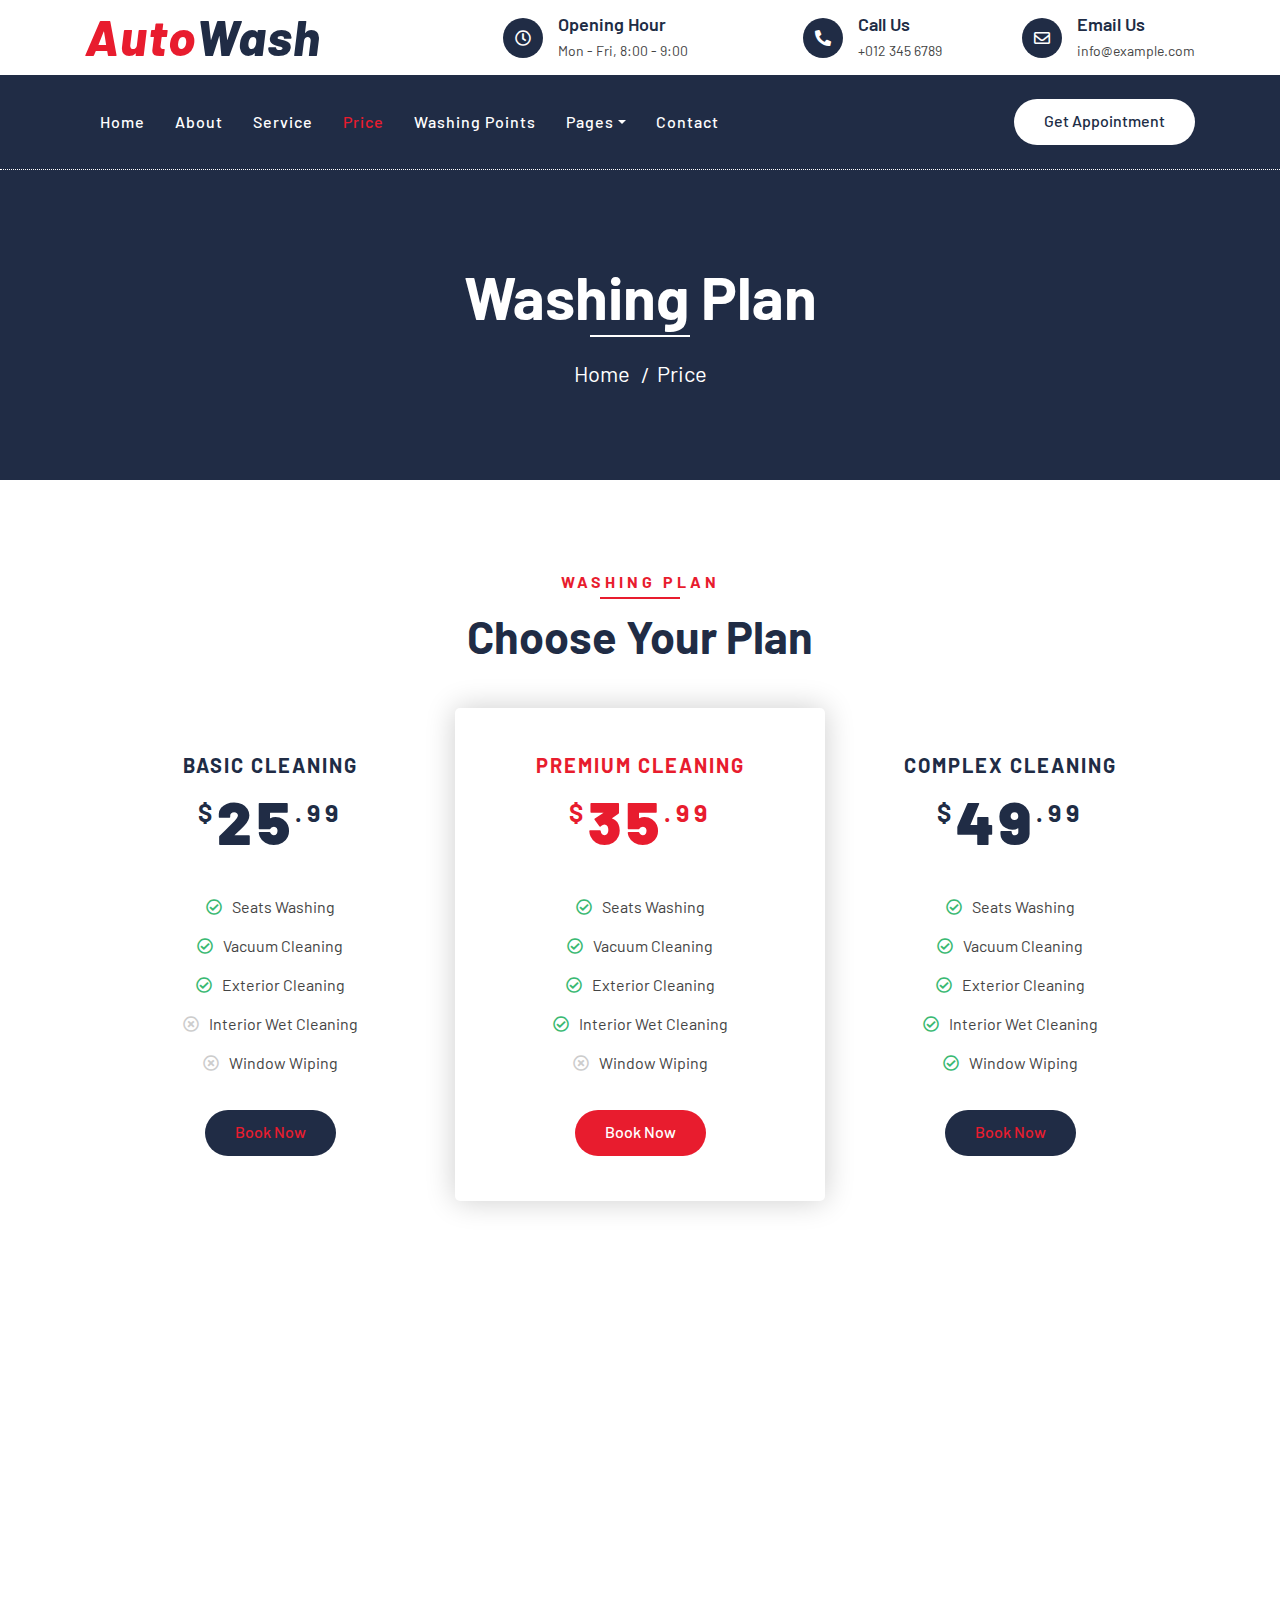
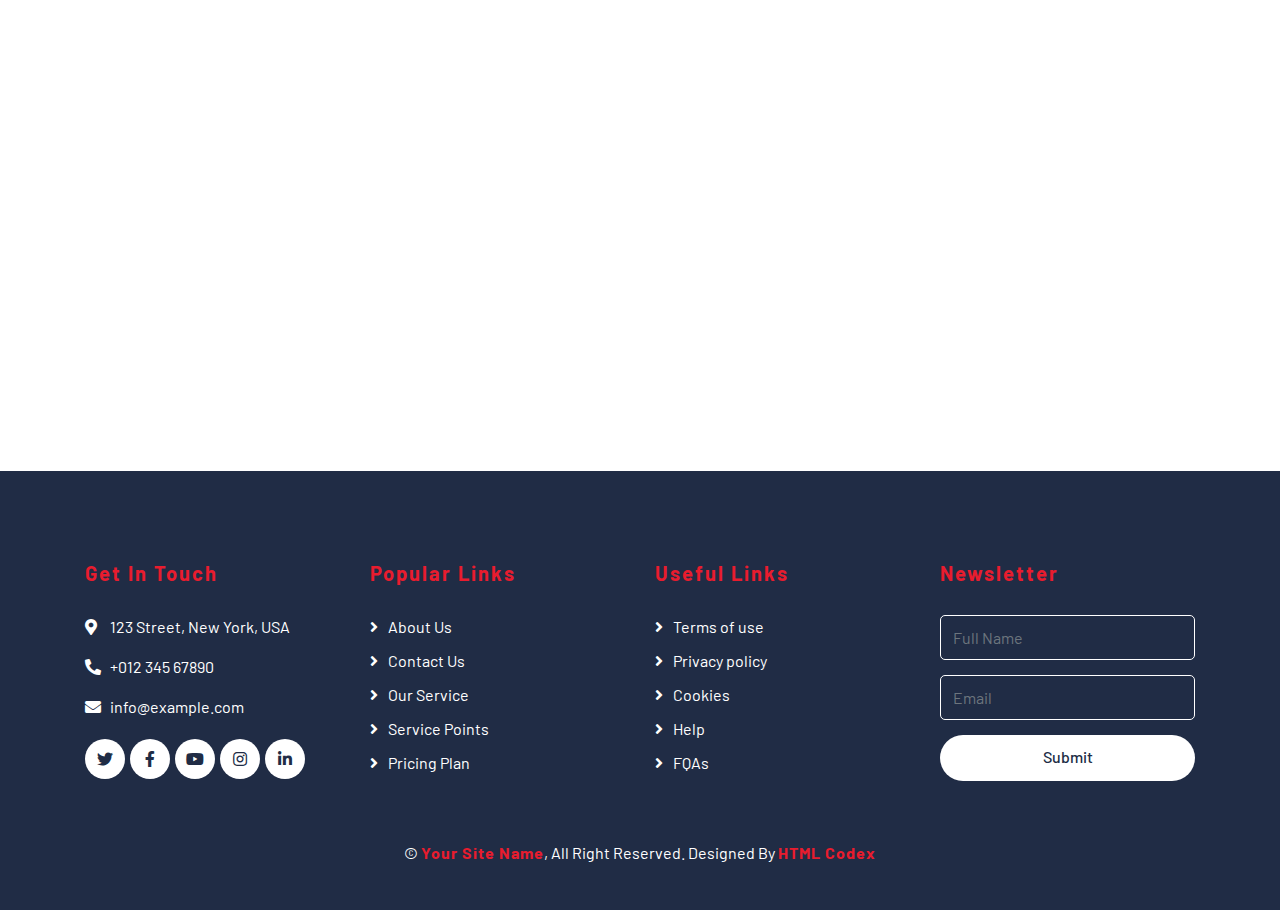
<file: car-wash-website-template/price.html>
<!DOCTYPE html>
<html lang="en">
    <head>
        <meta charset="utf-8">
        <title>AutoWash - Car Wash Website Template</title>
        <meta content="width=device-width, initial-scale=1.0" name="viewport">
        <meta content="Free Website Template" name="keywords">
        <meta content="Free Website Template" name="description">

        <!-- Favicon -->
        <link href="img/favicon.ico" rel="icon">

        <!-- Google Font -->
        <link href="https://fonts.googleapis.com/css2?family=Barlow:wght@400;500;600;700;800;900&display=swap" rel="stylesheet"> 
        
        <!-- CSS Libraries -->
        <link href="https://stackpath.bootstrapcdn.com/bootstrap/4.4.1/css/bootstrap.min.css" rel="stylesheet">
        <link href="https://cdnjs.cloudflare.com/ajax/libs/font-awesome/5.10.0/css/all.min.css" rel="stylesheet">
        <link href="lib/flaticon/font/flaticon.css" rel="stylesheet">
        <link href="lib/animate/animate.min.css" rel="stylesheet">
        <link href="lib/owlcarousel/assets/owl.carousel.min.css" rel="stylesheet">

        <!-- Template Stylesheet -->
        <link href="css/style.css" rel="stylesheet">
    </head>

    <body>
        <!-- Top Bar Start -->
        <div class="top-bar">
            <div class="container">
                <div class="row align-items-center">
                    <div class="col-lg-4 col-md-12">
                        <div class="logo">
                            <a href="index.html">
                                <h1>Auto<span>Wash</span></h1>
                                <!-- <img src="img/logo.jpg" alt="Logo"> -->
                            </a>
                        </div>
                    </div>
                    <div class="col-lg-8 col-md-7 d-none d-lg-block">
                        <div class="row">
                            <div class="col-4">
                                <div class="top-bar-item">
                                    <div class="top-bar-icon">
                                        <i class="far fa-clock"></i>
                                    </div>
                                    <div class="top-bar-text">
                                        <h3>Opening Hour</h3>
                                        <p>Mon - Fri, 8:00 - 9:00</p>
                                    </div>
                                </div>
                            </div>
                            <div class="col-4">
                                <div class="top-bar-item">
                                    <div class="top-bar-icon">
                                        <i class="fa fa-phone-alt"></i>
                                    </div>
                                    <div class="top-bar-text">
                                        <h3>Call Us</h3>
                                        <p>+012 345 6789</p>
                                    </div>
                                </div>
                            </div>
                            <div class="col-4">
                                <div class="top-bar-item">
                                    <div class="top-bar-icon">
                                        <i class="far fa-envelope"></i>
                                    </div>
                                    <div class="top-bar-text">
                                        <h3>Email Us</h3>
                                        <p>info@example.com</p>
                                    </div>
                                </div>
                            </div>
                        </div>
                    </div>
                </div>
            </div>
        </div>
        <!-- Top Bar End -->

        <!-- Nav Bar Start -->
        <div class="nav-bar">
            <div class="container">
                <nav class="navbar navbar-expand-lg bg-dark navbar-dark">
                    <a href="#" class="navbar-brand">MENU</a>
                    <button type="button" class="navbar-toggler" data-toggle="collapse" data-target="#navbarCollapse">
                        <span class="navbar-toggler-icon"></span>
                    </button>

                    <div class="collapse navbar-collapse justify-content-between" id="navbarCollapse">
                        <div class="navbar-nav mr-auto">
                            <a href="index.html" class="nav-item nav-link">Home</a>
                            <a href="about.html" class="nav-item nav-link">About</a>
                            <a href="service.html" class="nav-item nav-link">Service</a>
                            <a href="price.html" class="nav-item nav-link active">Price</a>
                            <a href="location.html" class="nav-item nav-link">Washing Points</a>
                            <div class="nav-item dropdown">
                                <a href="#" class="nav-link dropdown-toggle" data-toggle="dropdown">Pages</a>
                                <div class="dropdown-menu">
                                    <a href="blog.html" class="dropdown-item">Blog Grid</a>
                                    <a href="single.html" class="dropdown-item">Detail Page</a>
                                    <a href="team.html" class="dropdown-item">Team Member</a>
                                    <a href="booking.html" class="dropdown-item">Schedule Booking</a>
                                </div>
                            </div>
                            <a href="contact.html" class="nav-item nav-link">Contact</a>
                        </div>
                        <div class="ml-auto">
                            <a class="btn btn-custom" href="#">Get Appointment</a>
                        </div>
                    </div>
                </nav>
            </div>
        </div>
        <!-- Nav Bar End -->
        
        
        <!-- Page Header Start -->
        <div class="page-header">
            <div class="container">
                <div class="row">
                    <div class="col-12">
                        <h2>Washing Plan</h2>
                    </div>
                    <div class="col-12">
                        <a href="">Home</a>
                        <a href="">Price</a>
                    </div>
                </div>
            </div>
        </div>
        <!-- Page Header End -->
        
        
        <!-- Price Start -->
        <div class="price">
            <div class="container">
                <div class="section-header text-center">
                    <p>Washing Plan</p>
                    <h2>Choose Your Plan</h2>
                </div>
                <div class="row">
                    <div class="col-md-4">
                        <div class="price-item">
                            <div class="price-header">
                                <h3>Basic Cleaning</h3>
                                <h2><span>$</span><strong>25</strong><span>.99</span></h2>
                            </div>
                            <div class="price-body">
                                <ul>
                                    <li><i class="far fa-check-circle"></i>Seats Washing</li>
                                    <li><i class="far fa-check-circle"></i>Vacuum Cleaning</li>
                                    <li><i class="far fa-check-circle"></i>Exterior Cleaning</li>
                                    <li><i class="far fa-times-circle"></i>Interior Wet Cleaning</li>
                                    <li><i class="far fa-times-circle"></i>Window Wiping</li>
                                </ul>
                            </div>
                            <div class="price-footer">
                                <a class="btn btn-custom" href="">Book Now</a>
                            </div>
                        </div>
                    </div>
                    <div class="col-md-4">
                        <div class="price-item featured-item">
                            <div class="price-header">
                                <h3>Premium Cleaning</h3>
                                <h2><span>$</span><strong>35</strong><span>.99</span></h2>
                            </div>
                            <div class="price-body">
                                <ul>
                                    <li><i class="far fa-check-circle"></i>Seats Washing</li>
                                    <li><i class="far fa-check-circle"></i>Vacuum Cleaning</li>
                                    <li><i class="far fa-check-circle"></i>Exterior Cleaning</li>
                                    <li><i class="far fa-check-circle"></i>Interior Wet Cleaning</li>
                                    <li><i class="far fa-times-circle"></i>Window Wiping</li>
                                </ul>
                            </div>
                            <div class="price-footer">
                                <a class="btn btn-custom" href="">Book Now</a>
                            </div>
                        </div>
                    </div>
                    <div class="col-md-4">
                        <div class="price-item">
                            <div class="price-header">
                                <h3>Complex Cleaning</h3>
                                <h2><span>$</span><strong>49</strong><span>.99</span></h2>
                            </div>
                            <div class="price-body">
                                <ul>
                                    <li><i class="far fa-check-circle"></i>Seats Washing</li>
                                    <li><i class="far fa-check-circle"></i>Vacuum Cleaning</li>
                                    <li><i class="far fa-check-circle"></i>Exterior Cleaning</li>
                                    <li><i class="far fa-check-circle"></i>Interior Wet Cleaning</li>
                                    <li><i class="far fa-check-circle"></i>Window Wiping</li>
                                </ul>
                            </div>
                            <div class="price-footer">
                                <a class="btn btn-custom" href="">Book Now</a>
                            </div>
                        </div>
                    </div>
                </div>
            </div>
        </div>
        <!-- Price End -->
        
        
        <!-- Footer Start -->
        <div class="footer">
            <div class="container">
                <div class="row">
                    <div class="col-lg-3 col-md-6">
                        <div class="footer-contact">
                            <h2>Get In Touch</h2>
                            <p><i class="fa fa-map-marker-alt"></i>123 Street, New York, USA</p>
                            <p><i class="fa fa-phone-alt"></i>+012 345 67890</p>
                            <p><i class="fa fa-envelope"></i>info@example.com</p>
                            <div class="footer-social">
                                <a class="btn" href=""><i class="fab fa-twitter"></i></a>
                                <a class="btn" href=""><i class="fab fa-facebook-f"></i></a>
                                <a class="btn" href=""><i class="fab fa-youtube"></i></a>
                                <a class="btn" href=""><i class="fab fa-instagram"></i></a>
                                <a class="btn" href=""><i class="fab fa-linkedin-in"></i></a>
                            </div>
                        </div>
                    </div>
                    <div class="col-lg-3 col-md-6">
                        <div class="footer-link">
                            <h2>Popular Links</h2>
                            <a href="">About Us</a>
                            <a href="">Contact Us</a>
                            <a href="">Our Service</a>
                            <a href="">Service Points</a>
                            <a href="">Pricing Plan</a>
                        </div>
                    </div>
                    <div class="col-lg-3 col-md-6">
                        <div class="footer-link">
                            <h2>Useful Links</h2>
                            <a href="">Terms of use</a>
                            <a href="">Privacy policy</a>
                            <a href="">Cookies</a>
                            <a href="">Help</a>
                            <a href="">FQAs</a>
                        </div>
                    </div>
                    <div class="col-lg-3 col-md-6">
                        <div class="footer-newsletter">
                            <h2>Newsletter</h2>
                            <form>
                                <input class="form-control" placeholder="Full Name">
                                <input class="form-control" placeholder="Email">
                                <button class="btn btn-custom">Submit</button>
                            </form>
                        </div>
                    </div>
                </div>
            </div>
            <div class="container copyright">
                <p>&copy; <a href="#">Your Site Name</a>, All Right Reserved. Designed By <a href="https://htmlcodex.com">HTML Codex</a></p>
            </div>
        </div>
        <!-- Footer End -->
        
        <!-- Back to top button -->
        <a href="#" class="back-to-top"><i class="fa fa-chevron-up"></i></a>
        
        <!-- Pre Loader -->
        <div id="loader" class="show">
            <div class="loader"></div>
        </div>

        <!-- JavaScript Libraries -->
        <script src="https://code.jquery.com/jquery-3.4.1.min.js"></script>
        <script src="https://stackpath.bootstrapcdn.com/bootstrap/4.4.1/js/bootstrap.bundle.min.js"></script>
        <script src="lib/easing/easing.min.js"></script>
        <script src="lib/owlcarousel/owl.carousel.min.js"></script>
        <script src="lib/waypoints/waypoints.min.js"></script>
        <script src="lib/counterup/counterup.min.js"></script>
        
        <!-- Contact Javascript File -->
        <script src="mail/jqBootstrapValidation.min.js"></script>
        <script src="mail/contact.js"></script>

        <!-- Template Javascript -->
        <script src="js/main.js"></script>
    </body>
</html>
</file>
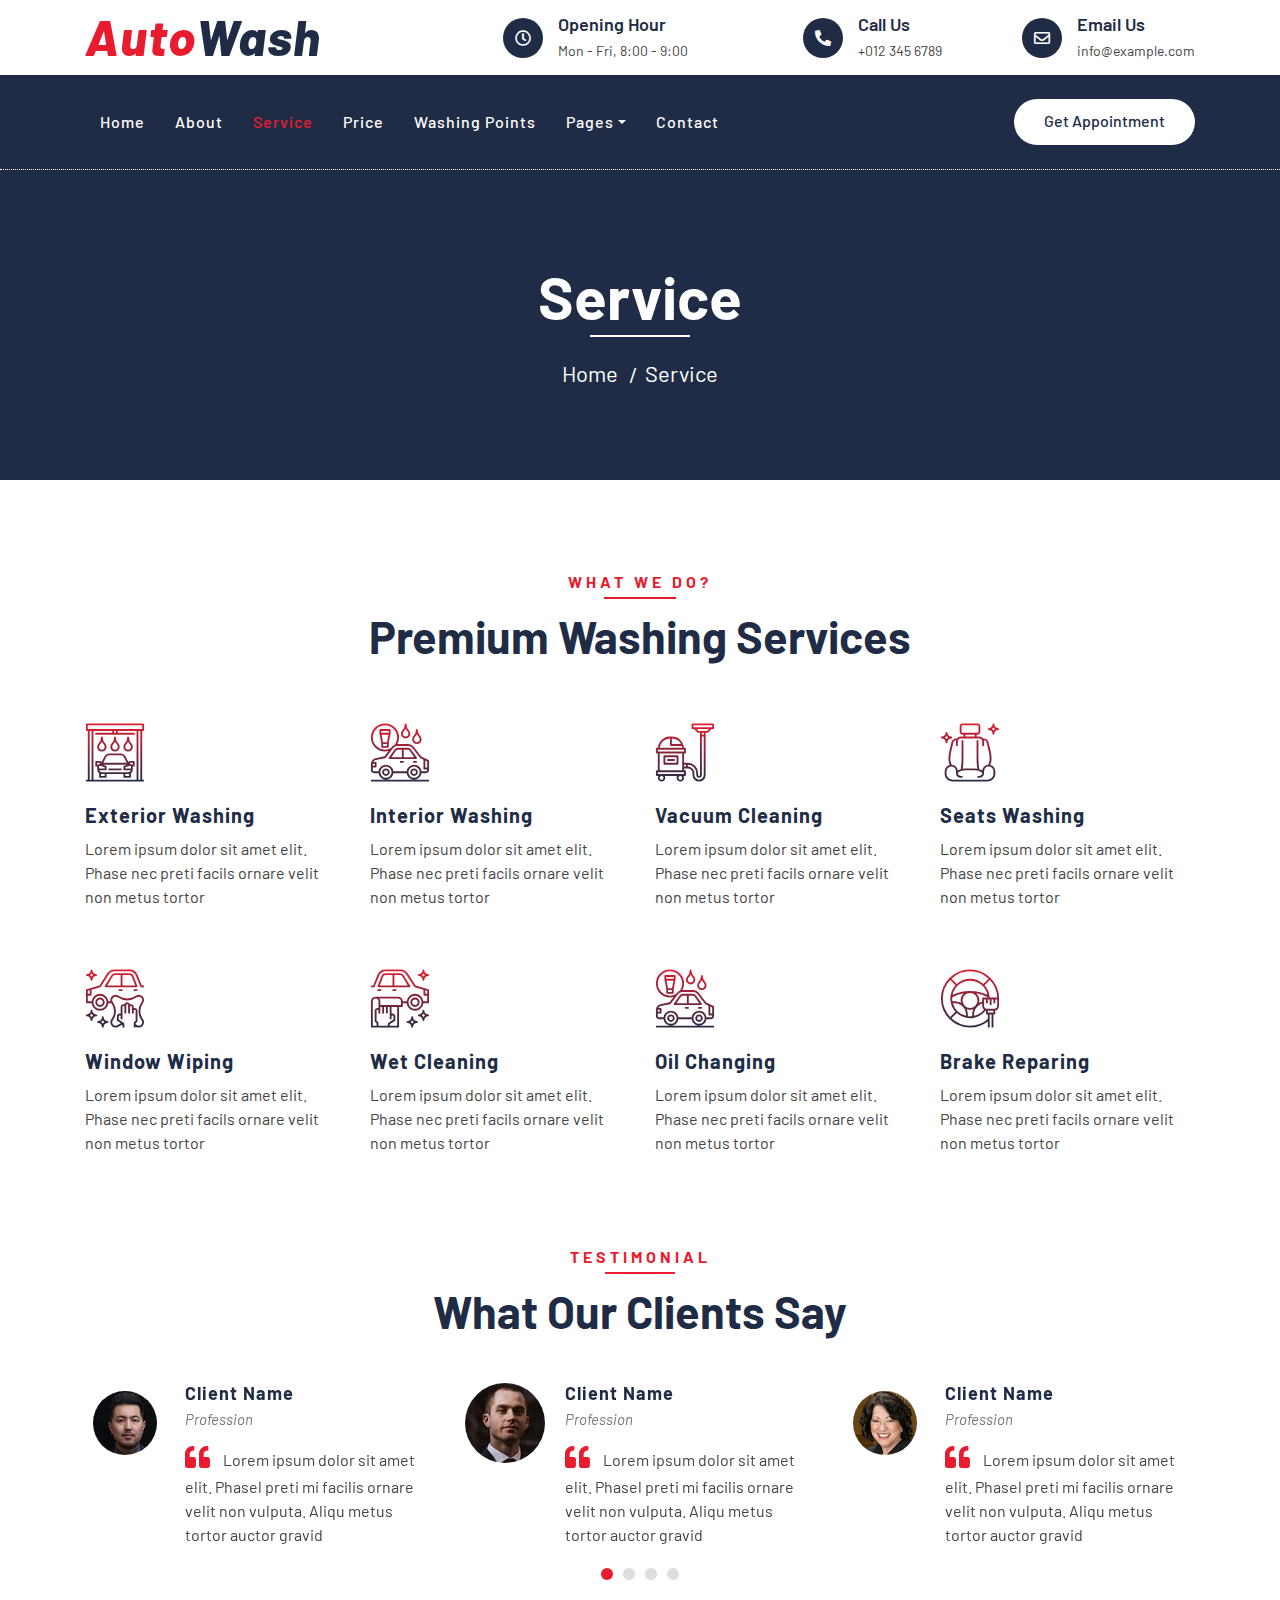
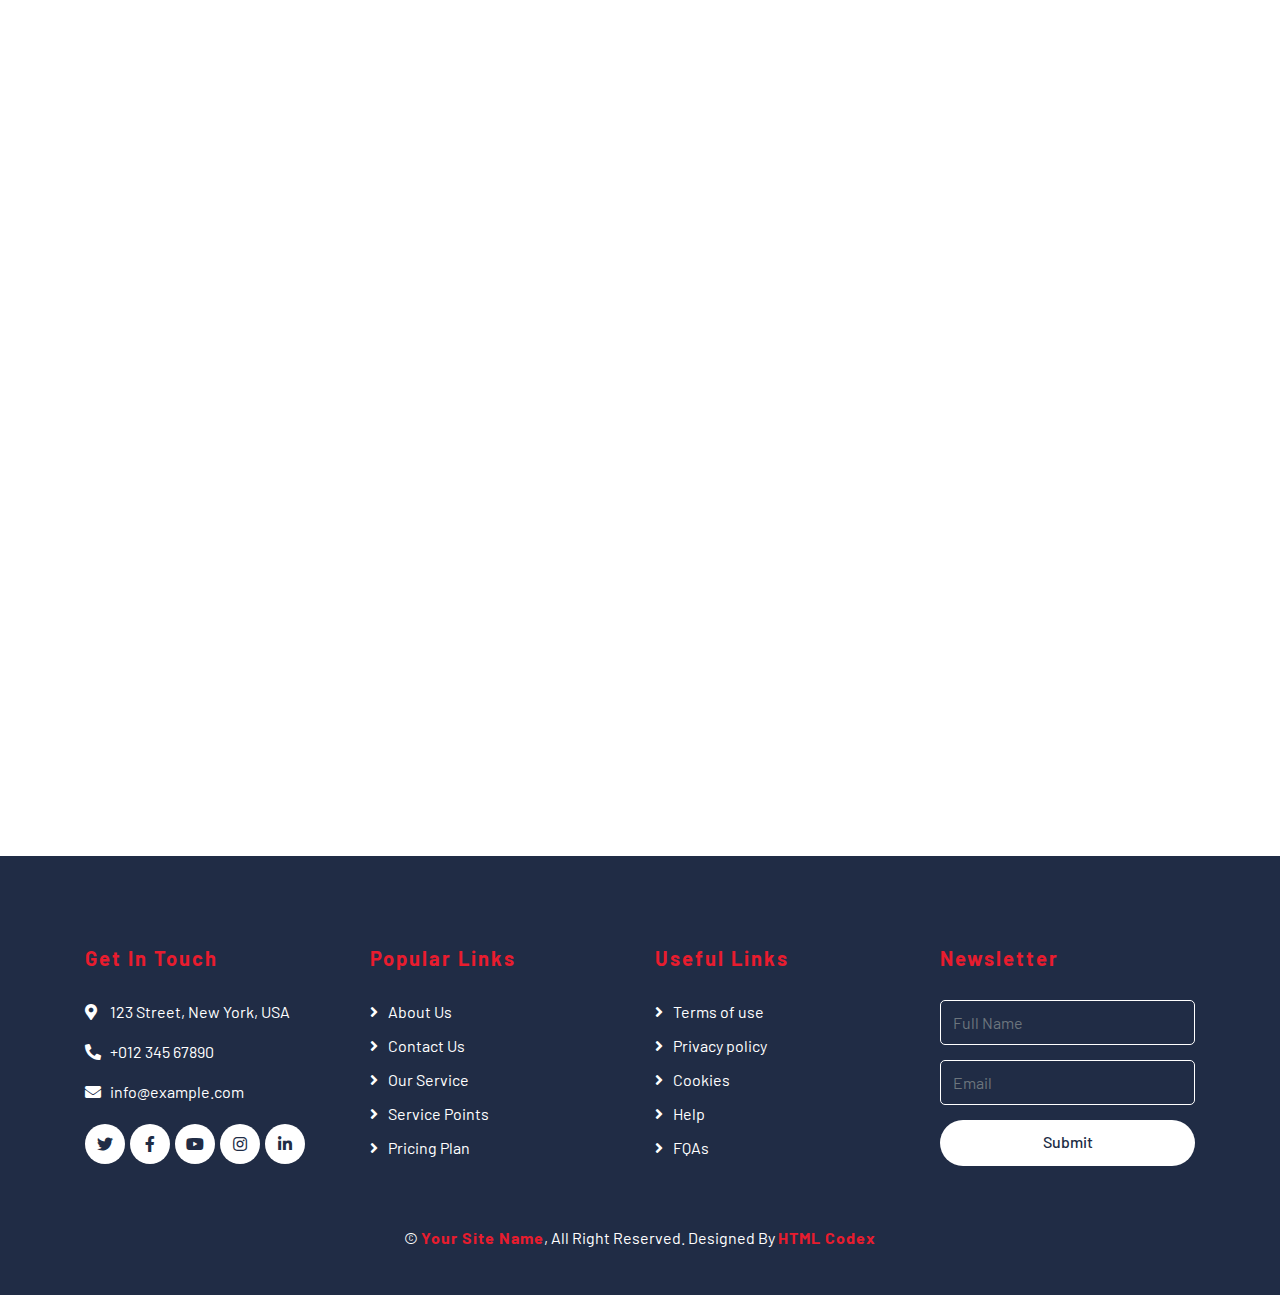
<file: car-wash-website-template/service.html>
<!DOCTYPE html>
<html lang="en">
    <head>
        <meta charset="utf-8">
        <title>AutoWash - Car Wash Website Template</title>
        <meta content="width=device-width, initial-scale=1.0" name="viewport">
        <meta content="Free Website Template" name="keywords">
        <meta content="Free Website Template" name="description">

        <!-- Favicon -->
        <link href="img/favicon.ico" rel="icon">

        <!-- Google Font -->
        <link href="https://fonts.googleapis.com/css2?family=Barlow:wght@400;500;600;700;800;900&display=swap" rel="stylesheet"> 
        
        <!-- CSS Libraries -->
        <link href="https://stackpath.bootstrapcdn.com/bootstrap/4.4.1/css/bootstrap.min.css" rel="stylesheet">
        <link href="https://cdnjs.cloudflare.com/ajax/libs/font-awesome/5.10.0/css/all.min.css" rel="stylesheet">
        <link href="lib/flaticon/font/flaticon.css" rel="stylesheet">
        <link href="lib/animate/animate.min.css" rel="stylesheet">
        <link href="lib/owlcarousel/assets/owl.carousel.min.css" rel="stylesheet">

        <!-- Template Stylesheet -->
        <link href="css/style.css" rel="stylesheet">
    </head>

    <body>
        <!-- Top Bar Start -->
        <div class="top-bar">
            <div class="container">
                <div class="row align-items-center">
                    <div class="col-lg-4 col-md-12">
                        <div class="logo">
                            <a href="index.html">
                                <h1>Auto<span>Wash</span></h1>
                                <!-- <img src="img/logo.jpg" alt="Logo"> -->
                            </a>
                        </div>
                    </div>
                    <div class="col-lg-8 col-md-7 d-none d-lg-block">
                        <div class="row">
                            <div class="col-4">
                                <div class="top-bar-item">
                                    <div class="top-bar-icon">
                                        <i class="far fa-clock"></i>
                                    </div>
                                    <div class="top-bar-text">
                                        <h3>Opening Hour</h3>
                                        <p>Mon - Fri, 8:00 - 9:00</p>
                                    </div>
                                </div>
                            </div>
                            <div class="col-4">
                                <div class="top-bar-item">
                                    <div class="top-bar-icon">
                                        <i class="fa fa-phone-alt"></i>
                                    </div>
                                    <div class="top-bar-text">
                                        <h3>Call Us</h3>
                                        <p>+012 345 6789</p>
                                    </div>
                                </div>
                            </div>
                            <div class="col-4">
                                <div class="top-bar-item">
                                    <div class="top-bar-icon">
                                        <i class="far fa-envelope"></i>
                                    </div>
                                    <div class="top-bar-text">
                                        <h3>Email Us</h3>
                                        <p>info@example.com</p>
                                    </div>
                                </div>
                            </div>
                        </div>
                    </div>
                </div>
            </div>
        </div>
        <!-- Top Bar End -->

        <!-- Nav Bar Start -->
        <div class="nav-bar">
            <div class="container">
                <nav class="navbar navbar-expand-lg bg-dark navbar-dark">
                    <a href="#" class="navbar-brand">MENU</a>
                    <button type="button" class="navbar-toggler" data-toggle="collapse" data-target="#navbarCollapse">
                        <span class="navbar-toggler-icon"></span>
                    </button>

                    <div class="collapse navbar-collapse justify-content-between" id="navbarCollapse">
                        <div class="navbar-nav mr-auto">
                            <a href="index.html" class="nav-item nav-link">Home</a>
                            <a href="about.html" class="nav-item nav-link">About</a>
                            <a href="service.html" class="nav-item nav-link active">Service</a>
                            <a href="price.html" class="nav-item nav-link">Price</a>
                            <a href="location.html" class="nav-item nav-link">Washing Points</a>
                            <div class="nav-item dropdown">
                                <a href="#" class="nav-link dropdown-toggle" data-toggle="dropdown">Pages</a>
                                <div class="dropdown-menu">
                                    <a href="blog.html" class="dropdown-item">Blog Grid</a>
                                    <a href="single.html" class="dropdown-item">Detail Page</a>
                                    <a href="team.html" class="dropdown-item">Team Member</a>
                                    <a href="booking.html" class="dropdown-item">Schedule Booking</a>
                                </div>
                            </div>
                            <a href="contact.html" class="nav-item nav-link">Contact</a>
                        </div>
                        <div class="ml-auto">
                            <a class="btn btn-custom" href="#">Get Appointment</a>
                        </div>
                    </div>
                </nav>
            </div>
        </div>
        <!-- Nav Bar End -->
        
        
        <!-- Page Header Start -->
        <div class="page-header">
            <div class="container">
                <div class="row">
                    <div class="col-12">
                        <h2>Service</h2>
                    </div>
                    <div class="col-12">
                        <a href="">Home</a>
                        <a href="">Service</a>
                    </div>
                </div>
            </div>
        </div>
        <!-- Page Header End -->
        
        
        <!-- Service Start -->
        <div class="service">
            <div class="container">
                <div class="section-header text-center">
                    <p>What We Do?</p>
                    <h2>Premium Washing Services</h2>
                </div>
                <div class="row">
                    <div class="col-lg-3 col-md-6">
                        <div class="service-item">
                            <i class="flaticon-car-wash-1"></i>
                            <h3>Exterior Washing</h3>
                            <p>Lorem ipsum dolor sit amet elit. Phase nec preti facils ornare velit non metus tortor</p>
                        </div>
                    </div>
                    <div class="col-lg-3 col-md-6">
                        <div class="service-item">
                            <i class="flaticon-car-wash"></i>
                            <h3>Interior Washing</h3>
                            <p>Lorem ipsum dolor sit amet elit. Phase nec preti facils ornare velit non metus tortor</p>
                        </div>
                    </div>
                    <div class="col-lg-3 col-md-6">
                        <div class="service-item">
                            <i class="flaticon-vacuum-cleaner"></i>
                            <h3>Vacuum Cleaning</h3>
                            <p>Lorem ipsum dolor sit amet elit. Phase nec preti facils ornare velit non metus tortor</p>
                        </div>
                    </div>
                    <div class="col-lg-3 col-md-6">
                        <div class="service-item">
                            <i class="flaticon-seat"></i>
                            <h3>Seats Washing</h3>
                            <p>Lorem ipsum dolor sit amet elit. Phase nec preti facils ornare velit non metus tortor</p>
                        </div>
                    </div>
                    <div class="col-lg-3 col-md-6">
                        <div class="service-item">
                            <i class="flaticon-car-service"></i>
                            <h3>Window Wiping</h3>
                            <p>Lorem ipsum dolor sit amet elit. Phase nec preti facils ornare velit non metus tortor</p>
                        </div>
                    </div>
                    <div class="col-lg-3 col-md-6">
                        <div class="service-item">
                            <i class="flaticon-car-service-2"></i>
                            <h3>Wet Cleaning</h3>
                            <p>Lorem ipsum dolor sit amet elit. Phase nec preti facils ornare velit non metus tortor</p>
                        </div>
                    </div>
                    <div class="col-lg-3 col-md-6">
                        <div class="service-item">
                            <i class="flaticon-car-wash"></i>
                            <h3>Oil Changing</h3>
                            <p>Lorem ipsum dolor sit amet elit. Phase nec preti facils ornare velit non metus tortor</p>
                        </div>
                    </div>
                    <div class="col-lg-3 col-md-6">
                        <div class="service-item">
                            <i class="flaticon-brush-1"></i>
                            <h3>Brake Reparing</h3>
                            <p>Lorem ipsum dolor sit amet elit. Phase nec preti facils ornare velit non metus tortor</p>
                        </div>
                    </div>
                </div>
            </div>
        </div>
        <!-- Service End -->
        
        
        <!-- Testimonial Start -->
        <div class="testimonial">
            <div class="container">
                <div class="section-header text-center">
                    <p>Testimonial</p>
                    <h2>What our clients say</h2>
                </div>
                <div class="owl-carousel testimonials-carousel">
                    <div class="testimonial-item">
                        <img src="img/testimonial-1.jpg" alt="Image">
                        <div class="testimonial-text">
                            <h3>Client Name</h3>
                            <h4>Profession</h4>
                            <p>
                                Lorem ipsum dolor sit amet elit. Phasel preti mi facilis ornare velit non vulputa. Aliqu metus tortor auctor gravid
                            </p>
                        </div>
                    </div>
                    <div class="testimonial-item">
                        <img src="img/testimonial-2.jpg" alt="Image">
                        <div class="testimonial-text">
                            <h3>Client Name</h3>
                            <h4>Profession</h4>
                            <p>
                                Lorem ipsum dolor sit amet elit. Phasel preti mi facilis ornare velit non vulputa. Aliqu metus tortor auctor gravid
                            </p>
                        </div>
                    </div>
                    <div class="testimonial-item">
                        <img src="img/testimonial-3.jpg" alt="Image">
                        <div class="testimonial-text">
                            <h3>Client Name</h3>
                            <h4>Profession</h4>
                            <p>
                                Lorem ipsum dolor sit amet elit. Phasel preti mi facilis ornare velit non vulputa. Aliqu metus tortor auctor gravid
                            </p>
                        </div>
                    </div>
                    <div class="testimonial-item">
                        <img src="img/testimonial-4.jpg" alt="Image">
                        <div class="testimonial-text">
                            <h3>Client Name</h3>
                            <h4>Profession</h4>
                            <p>
                                Lorem ipsum dolor sit amet elit. Phasel preti mi facilis ornare velit non vulputa. Aliqu metus tortor auctor gravid
                            </p>
                        </div>
                    </div>
                </div>
            </div>
        </div>
        <!-- Testimonial End -->


        <!-- Footer Start -->
        <div class="footer">
            <div class="container">
                <div class="row">
                    <div class="col-lg-3 col-md-6">
                        <div class="footer-contact">
                            <h2>Get In Touch</h2>
                            <p><i class="fa fa-map-marker-alt"></i>123 Street, New York, USA</p>
                            <p><i class="fa fa-phone-alt"></i>+012 345 67890</p>
                            <p><i class="fa fa-envelope"></i>info@example.com</p>
                            <div class="footer-social">
                                <a class="btn" href=""><i class="fab fa-twitter"></i></a>
                                <a class="btn" href=""><i class="fab fa-facebook-f"></i></a>
                                <a class="btn" href=""><i class="fab fa-youtube"></i></a>
                                <a class="btn" href=""><i class="fab fa-instagram"></i></a>
                                <a class="btn" href=""><i class="fab fa-linkedin-in"></i></a>
                            </div>
                        </div>
                    </div>
                    <div class="col-lg-3 col-md-6">
                        <div class="footer-link">
                            <h2>Popular Links</h2>
                            <a href="">About Us</a>
                            <a href="">Contact Us</a>
                            <a href="">Our Service</a>
                            <a href="">Service Points</a>
                            <a href="">Pricing Plan</a>
                        </div>
                    </div>
                    <div class="col-lg-3 col-md-6">
                        <div class="footer-link">
                            <h2>Useful Links</h2>
                            <a href="">Terms of use</a>
                            <a href="">Privacy policy</a>
                            <a href="">Cookies</a>
                            <a href="">Help</a>
                            <a href="">FQAs</a>
                        </div>
                    </div>
                    <div class="col-lg-3 col-md-6">
                        <div class="footer-newsletter">
                            <h2>Newsletter</h2>
                            <form>
                                <input class="form-control" placeholder="Full Name">
                                <input class="form-control" placeholder="Email">
                                <button class="btn btn-custom">Submit</button>
                            </form>
                        </div>
                    </div>
                </div>
            </div>
            <div class="container copyright">
                <p>&copy; <a href="#">Your Site Name</a>, All Right Reserved. Designed By <a href="https://htmlcodex.com">HTML Codex</a></p>
            </div>
        </div>
        <!-- Footer End -->
        
        <!-- Back to top button -->
        <a href="#" class="back-to-top"><i class="fa fa-chevron-up"></i></a>
        
        <!-- Pre Loader -->
        <div id="loader" class="show">
            <div class="loader"></div>
        </div>

        <!-- JavaScript Libraries -->
        <script src="https://code.jquery.com/jquery-3.4.1.min.js"></script>
        <script src="https://stackpath.bootstrapcdn.com/bootstrap/4.4.1/js/bootstrap.bundle.min.js"></script>
        <script src="lib/easing/easing.min.js"></script>
        <script src="lib/owlcarousel/owl.carousel.min.js"></script>
        <script src="lib/waypoints/waypoints.min.js"></script>
        <script src="lib/counterup/counterup.min.js"></script>
        
        <!-- Contact Javascript File -->
        <script src="mail/jqBootstrapValidation.min.js"></script>
        <script src="mail/contact.js"></script>

        <!-- Template Javascript -->
        <script src="js/main.js"></script>
    </body>
</html>
</file>
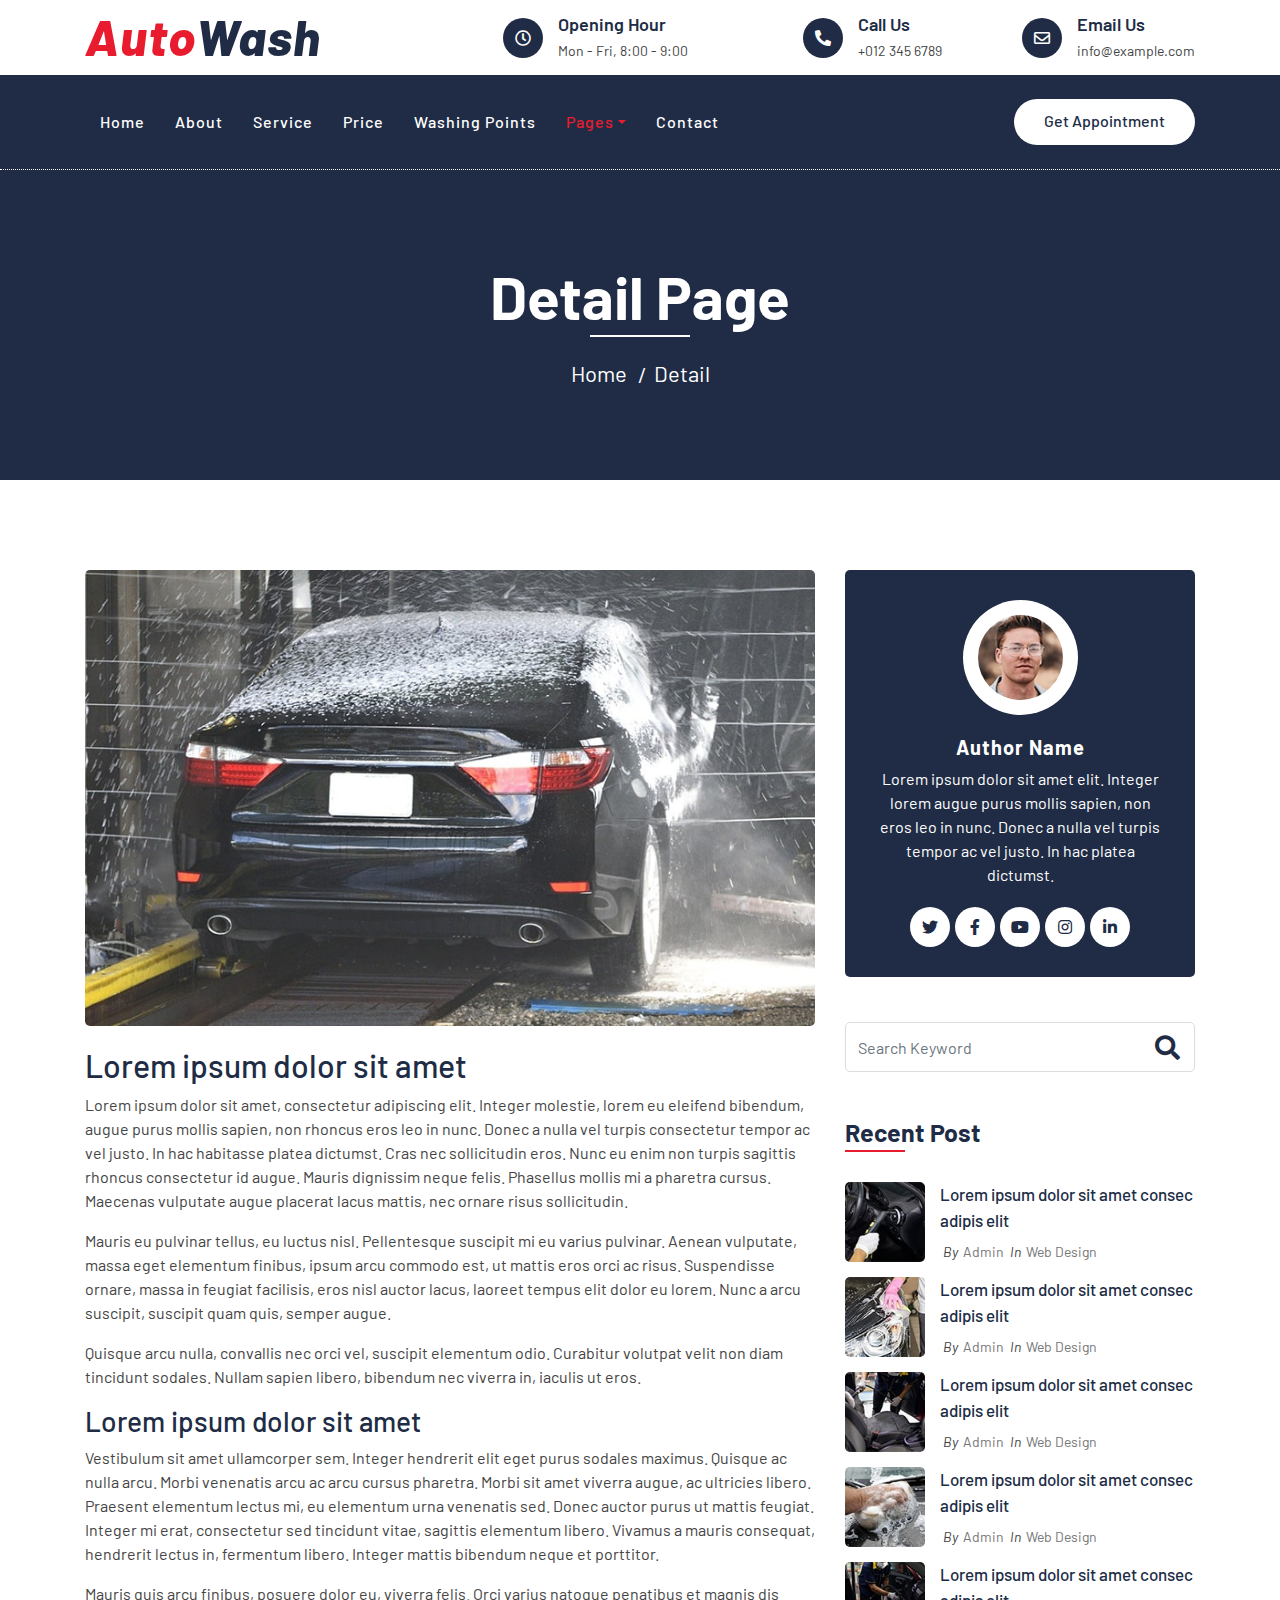
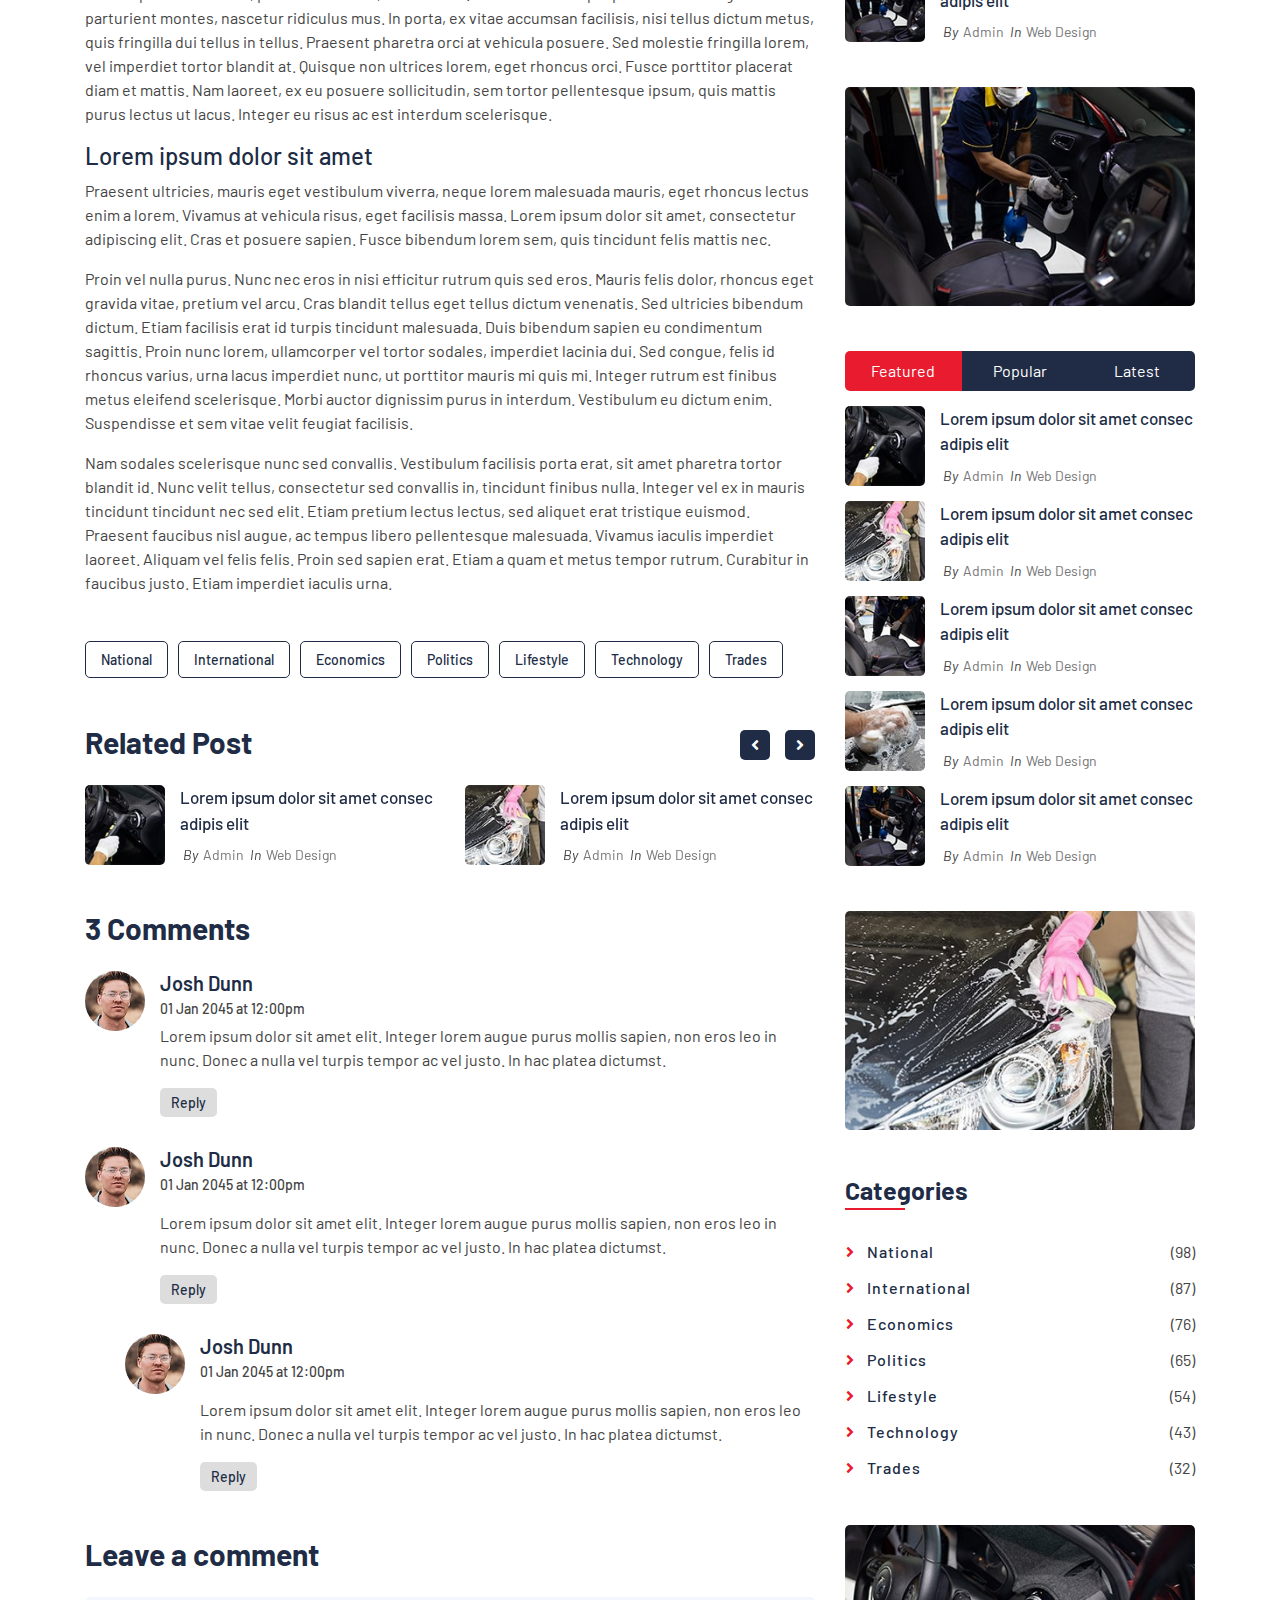
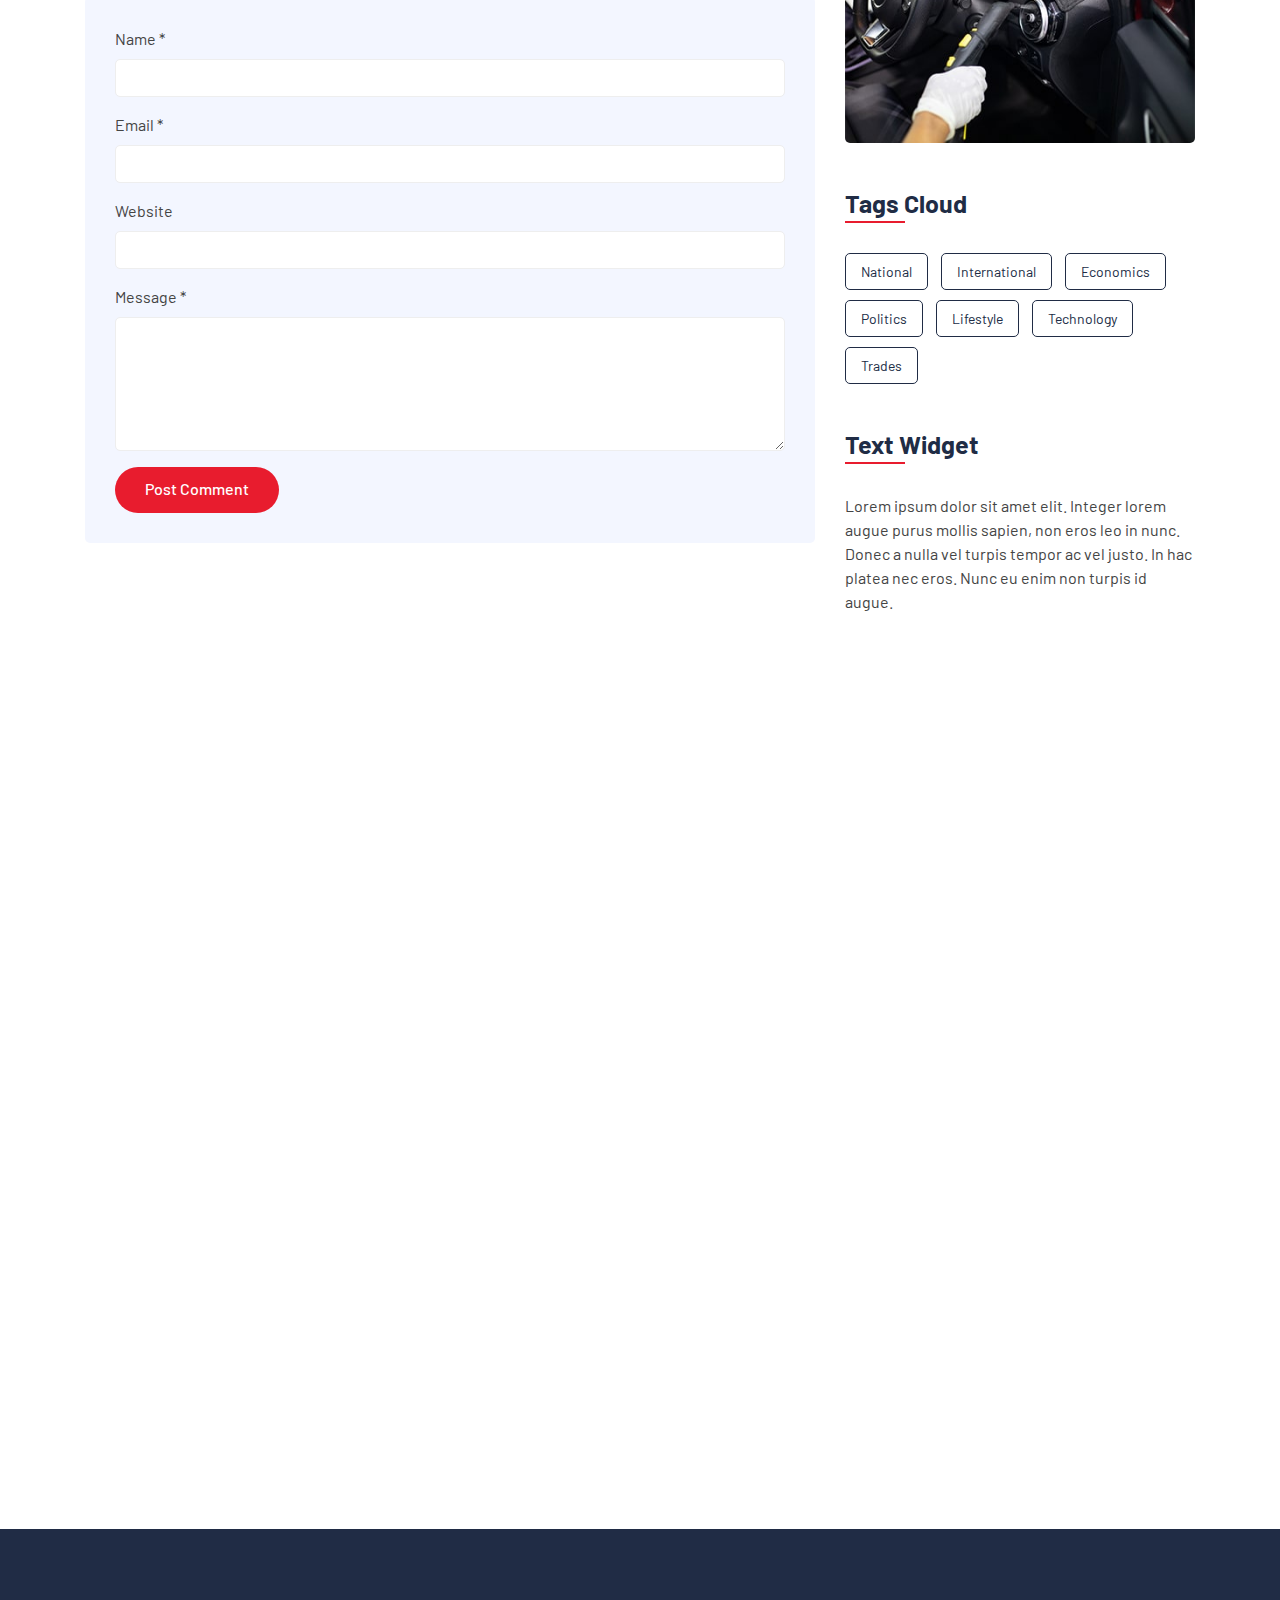
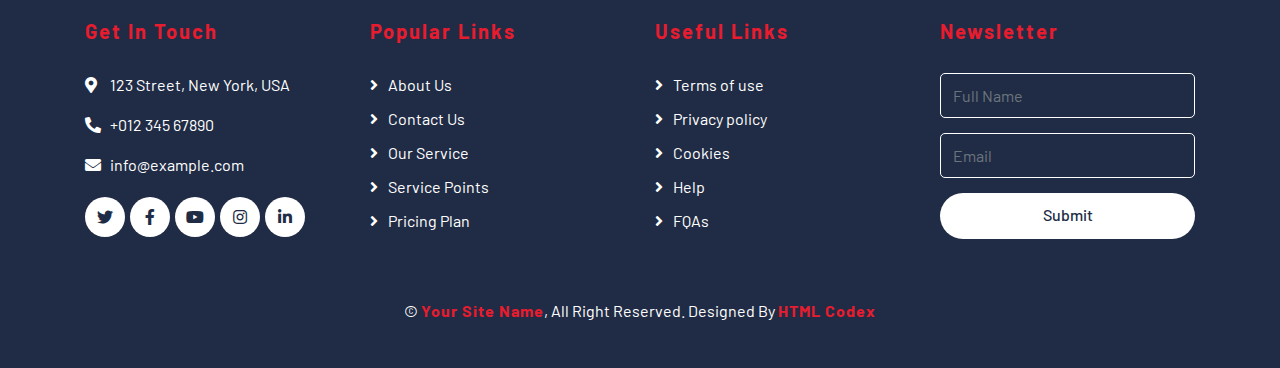
<file: car-wash-website-template/single.html>
<!DOCTYPE html>
<html lang="en">
    <head>
        <meta charset="utf-8">
        <title>AutoWash - Car Wash Website Template</title>
        <meta content="width=device-width, initial-scale=1.0" name="viewport">
        <meta content="Free Website Template" name="keywords">
        <meta content="Free Website Template" name="description">

        <!-- Favicon -->
        <link href="img/favicon.ico" rel="icon">

        <!-- Google Font -->
        <link href="https://fonts.googleapis.com/css2?family=Barlow:wght@400;500;600;700;800;900&display=swap" rel="stylesheet"> 
        
        <!-- CSS Libraries -->
        <link href="https://stackpath.bootstrapcdn.com/bootstrap/4.4.1/css/bootstrap.min.css" rel="stylesheet">
        <link href="https://cdnjs.cloudflare.com/ajax/libs/font-awesome/5.10.0/css/all.min.css" rel="stylesheet">
        <link href="lib/flaticon/font/flaticon.css" rel="stylesheet">
        <link href="lib/animate/animate.min.css" rel="stylesheet">
        <link href="lib/owlcarousel/assets/owl.carousel.min.css" rel="stylesheet">

        <!-- Template Stylesheet -->
        <link href="css/style.css" rel="stylesheet">
    </head>

    <body>
        <!-- Top Bar Start -->
        <div class="top-bar">
            <div class="container">
                <div class="row align-items-center">
                    <div class="col-lg-4 col-md-12">
                        <div class="logo">
                            <a href="index.html">
                                <h1>Auto<span>Wash</span></h1>
                                <!-- <img src="img/logo.jpg" alt="Logo"> -->
                            </a>
                        </div>
                    </div>
                    <div class="col-lg-8 col-md-7 d-none d-lg-block">
                        <div class="row">
                            <div class="col-4">
                                <div class="top-bar-item">
                                    <div class="top-bar-icon">
                                        <i class="far fa-clock"></i>
                                    </div>
                                    <div class="top-bar-text">
                                        <h3>Opening Hour</h3>
                                        <p>Mon - Fri, 8:00 - 9:00</p>
                                    </div>
                                </div>
                            </div>
                            <div class="col-4">
                                <div class="top-bar-item">
                                    <div class="top-bar-icon">
                                        <i class="fa fa-phone-alt"></i>
                                    </div>
                                    <div class="top-bar-text">
                                        <h3>Call Us</h3>
                                        <p>+012 345 6789</p>
                                    </div>
                                </div>
                            </div>
                            <div class="col-4">
                                <div class="top-bar-item">
                                    <div class="top-bar-icon">
                                        <i class="far fa-envelope"></i>
                                    </div>
                                    <div class="top-bar-text">
                                        <h3>Email Us</h3>
                                        <p>info@example.com</p>
                                    </div>
                                </div>
                            </div>
                        </div>
                    </div>
                </div>
            </div>
        </div>
        <!-- Top Bar End -->

        <!-- Nav Bar Start -->
        <div class="nav-bar">
            <div class="container">
                <nav class="navbar navbar-expand-lg bg-dark navbar-dark">
                    <a href="#" class="navbar-brand">MENU</a>
                    <button type="button" class="navbar-toggler" data-toggle="collapse" data-target="#navbarCollapse">
                        <span class="navbar-toggler-icon"></span>
                    </button>

                    <div class="collapse navbar-collapse justify-content-between" id="navbarCollapse">
                        <div class="navbar-nav mr-auto">
                            <a href="index.html" class="nav-item nav-link">Home</a>
                            <a href="about.html" class="nav-item nav-link">About</a>
                            <a href="service.html" class="nav-item nav-link">Service</a>
                            <a href="price.html" class="nav-item nav-link">Price</a>
                            <a href="location.html" class="nav-item nav-link">Washing Points</a>
                            <div class="nav-item dropdown">
                                <a href="#" class="nav-link dropdown-toggle active" data-toggle="dropdown">Pages</a>
                                <div class="dropdown-menu">
                                    <a href="blog.html" class="dropdown-item">Blog Grid</a>
                                    <a href="single.html" class="dropdown-item">Detail Page</a>
                                    <a href="team.html" class="dropdown-item">Team Member</a>
                                    <a href="booking.html" class="dropdown-item">Schedule Booking</a>
                                </div>
                            </div>
                            <a href="contact.html" class="nav-item nav-link">Contact</a>
                        </div>
                        <div class="ml-auto">
                            <a class="btn btn-custom" href="#">Get Appointment</a>
                        </div>
                    </div>
                </nav>
            </div>
        </div>
        <!-- Nav Bar End -->
        
        
        <!-- Page Header Start -->
        <div class="page-header">
            <div class="container">
                <div class="row">
                    <div class="col-12">
                        <h2>Detail Page</h2>
                    </div>
                    <div class="col-12">
                        <a href="">Home</a>
                        <a href="">Detail</a>
                    </div>
                </div>
            </div>
        </div>
        <!-- Page Header End -->


        <!-- Single Post Start-->
        <div class="single">
            <div class="container">
                <div class="row">
                    <div class="col-lg-8">
                        <div class="single-content">
                            <img src="img/single.jpg" />
                            <h2>Lorem ipsum dolor sit amet</h2>
                            <p>
                                Lorem ipsum dolor sit amet, consectetur adipiscing elit. Integer molestie, lorem eu eleifend bibendum, augue purus mollis sapien, non rhoncus eros leo in nunc. Donec a nulla vel turpis consectetur tempor ac vel justo. In hac habitasse platea dictumst. Cras nec sollicitudin eros. Nunc eu enim non turpis sagittis rhoncus consectetur id augue. Mauris dignissim neque felis. Phasellus mollis mi a pharetra cursus. Maecenas vulputate augue placerat lacus mattis, nec ornare risus sollicitudin.
                            </p>
                            <p>
                                Mauris eu pulvinar tellus, eu luctus nisl. Pellentesque suscipit mi eu varius pulvinar. Aenean vulputate, massa eget elementum finibus, ipsum arcu commodo est, ut mattis eros orci ac risus. Suspendisse ornare, massa in feugiat facilisis, eros nisl auctor lacus, laoreet tempus elit dolor eu lorem. Nunc a arcu suscipit, suscipit quam quis, semper augue.
                            </p>
                            <p>
                                Quisque arcu nulla, convallis nec orci vel, suscipit elementum odio. Curabitur volutpat velit non diam tincidunt sodales. Nullam sapien libero, bibendum nec viverra in, iaculis ut eros.
                            </p>
                            <h3>Lorem ipsum dolor sit amet</h3>
                            <p>
                                Vestibulum sit amet ullamcorper sem. Integer hendrerit elit eget purus sodales maximus. Quisque ac nulla arcu. Morbi venenatis arcu ac arcu cursus pharetra. Morbi sit amet viverra augue, ac ultricies libero. Praesent elementum lectus mi, eu elementum urna venenatis sed. Donec auctor purus ut mattis feugiat. Integer mi erat, consectetur sed tincidunt vitae, sagittis elementum libero. Vivamus a mauris consequat, hendrerit lectus in, fermentum libero. Integer mattis bibendum neque et porttitor.
                            </p>
                            <p>
                                Mauris quis arcu finibus, posuere dolor eu, viverra felis. Orci varius natoque penatibus et magnis dis parturient montes, nascetur ridiculus mus. In porta, ex vitae accumsan facilisis, nisi tellus dictum metus, quis fringilla dui tellus in tellus. Praesent pharetra orci at vehicula posuere. Sed molestie fringilla lorem, vel imperdiet tortor blandit at. Quisque non ultrices lorem, eget rhoncus orci. Fusce porttitor placerat diam et mattis. Nam laoreet, ex eu posuere sollicitudin, sem tortor pellentesque ipsum, quis mattis purus lectus ut lacus. Integer eu risus ac est interdum scelerisque.
                            </p>
                            <h4>Lorem ipsum dolor sit amet</h4>
                            <p>
                                Praesent ultricies, mauris eget vestibulum viverra, neque lorem malesuada mauris, eget rhoncus lectus enim a lorem. Vivamus at vehicula risus, eget facilisis massa. Lorem ipsum dolor sit amet, consectetur adipiscing elit. Cras et posuere sapien. Fusce bibendum lorem sem, quis tincidunt felis mattis nec.
                            </p>
                            <p>
                                Proin vel nulla purus. Nunc nec eros in nisi efficitur rutrum quis sed eros. Mauris felis dolor, rhoncus eget gravida vitae, pretium vel arcu. Cras blandit tellus eget tellus dictum venenatis. Sed ultricies bibendum dictum. Etiam facilisis erat id turpis tincidunt malesuada. Duis bibendum sapien eu condimentum sagittis. Proin nunc lorem, ullamcorper vel tortor sodales, imperdiet lacinia dui. Sed congue, felis id rhoncus varius, urna lacus imperdiet nunc, ut porttitor mauris mi quis mi. Integer rutrum est finibus metus eleifend scelerisque. Morbi auctor dignissim purus in interdum. Vestibulum eu dictum enim. Suspendisse et sem vitae velit feugiat facilisis.
                            </p>
                            <p>
                                Nam sodales scelerisque nunc sed convallis. Vestibulum facilisis porta erat, sit amet pharetra tortor blandit id. Nunc velit tellus, consectetur sed convallis in, tincidunt finibus nulla. Integer vel ex in mauris tincidunt tincidunt nec sed elit. Etiam pretium lectus lectus, sed aliquet erat tristique euismod. Praesent faucibus nisl augue, ac tempus libero pellentesque malesuada. Vivamus iaculis imperdiet laoreet. Aliquam vel felis felis. Proin sed sapien erat. Etiam a quam et metus tempor rutrum. Curabitur in faucibus justo. Etiam imperdiet iaculis urna.
                            </p>
                        </div>
                        <div class="single-tags">
                            <a href="">National</a>
                            <a href="">International</a>
                            <a href="">Economics</a>
                            <a href="">Politics</a>
                            <a href="">Lifestyle</a>
                            <a href="">Technology</a>
                            <a href="">Trades</a>
                        </div>
                        <div class="single-related">
                            <h2>Related Post</h2>
                            <div class="owl-carousel related-slider">
                                <div class="post-item">
                                    <div class="post-img">
                                        <img src="img/post-1.jpg" />
                                    </div>
                                    <div class="post-text">
                                        <a href="">Lorem ipsum dolor sit amet consec adipis elit</a>
                                        <div class="post-meta">
                                            <p>By<a href="">Admin</a></p>
                                            <p>In<a href="">Web Design</a></p>
                                        </div>
                                    </div>
                                </div>
                                <div class="post-item">
                                    <div class="post-img">
                                        <img src="img/post-2.jpg" />
                                    </div>
                                    <div class="post-text">
                                        <a href="">Lorem ipsum dolor sit amet consec adipis elit</a>
                                        <div class="post-meta">
                                            <p>By<a href="">Admin</a></p>
                                            <p>In<a href="">Web Design</a></p>
                                        </div>
                                    </div>
                                </div>
                                <div class="post-item">
                                    <div class="post-img">
                                        <img src="img/post-3.jpg" />
                                    </div>
                                    <div class="post-text">
                                        <a href="">Lorem ipsum dolor sit amet consec adipis elit</a>
                                        <div class="post-meta">
                                            <p>By<a href="">Admin</a></p>
                                            <p>In<a href="">Web Design</a></p>
                                        </div>
                                    </div>
                                </div>
                                <div class="post-item">
                                    <div class="post-img">
                                        <img src="img/post-4.jpg" />
                                    </div>
                                    <div class="post-text">
                                        <a href="">Lorem ipsum dolor sit amet consec adipis elit</a>
                                        <div class="post-meta">
                                            <p>By<a href="">Admin</a></p>
                                            <p>In<a href="">Web Design</a></p>
                                        </div>
                                    </div>
                                </div>
                            </div>
                        </div>

                        <div class="single-comment">
                            <h2>3 Comments</h2>
                            <ul class="comment-list">
                                <li class="comment-item">
                                    <div class="comment-body">
                                        <div class="comment-img">
                                            <img src="img/user.jpg" />
                                        </div>
                                        <div class="comment-text">
                                            <h3><a href="">Josh Dunn</a></h3>
                                            <span>01 Jan 2045 at 12:00pm</span>
                                            <p>
                                                Lorem ipsum dolor sit amet elit. Integer lorem augue purus mollis sapien, non eros leo in nunc. Donec a nulla vel turpis tempor ac vel justo. In hac platea dictumst. 
                                            </p>
                                            <a class="btn" href="">Reply</a>
                                        </div>
                                    </div>
                                </li>
                                <li class="comment-item">
                                    <div class="comment-body">
                                        <div class="comment-img">
                                            <img src="img/user.jpg" />
                                        </div>
                                        <div class="comment-text">
                                            <h3><a href="">Josh Dunn</a></h3>
                                            <p><span>01 Jan 2045 at 12:00pm</span></p>
                                            <p>
                                                Lorem ipsum dolor sit amet elit. Integer lorem augue purus mollis sapien, non eros leo in nunc. Donec a nulla vel turpis tempor ac vel justo. In hac platea dictumst. 
                                            </p>
                                            <a class="btn" href="">Reply</a>
                                        </div>
                                    </div>
                                    <ul class="comment-child">
                                        <li class="comment-item">
                                            <div class="comment-body">
                                                <div class="comment-img">
                                                    <img src="img/user.jpg" />
                                                </div>
                                                <div class="comment-text">
                                                    <h3><a href="">Josh Dunn</a></h3>
                                                    <p><span>01 Jan 2045 at 12:00pm</span></p>
                                                    <p>
                                                        Lorem ipsum dolor sit amet elit. Integer lorem augue purus mollis sapien, non eros leo in nunc. Donec a nulla vel turpis tempor ac vel justo. In hac platea dictumst. 
                                                    </p>
                                                    <a class="btn" href="">Reply</a>
                                                </div>
                                            </div>
                                        </li>
                                    </ul>
                                </li>
                            </ul>
                        </div>
                        <div class="comment-form">
                            <h2>Leave a comment</h2>
                            <form>
                                <div class="form-group">
                                    <label for="name">Name *</label>
                                    <input type="text" class="form-control" id="name">
                                </div>
                                <div class="form-group">
                                    <label for="email">Email *</label>
                                    <input type="email" class="form-control" id="email">
                                </div>
                                <div class="form-group">
                                    <label for="website">Website</label>
                                    <input type="url" class="form-control" id="website">
                                </div>

                                <div class="form-group">
                                    <label for="message">Message *</label>
                                    <textarea id="message" cols="30" rows="5" class="form-control"></textarea>
                                </div>
                                <div class="form-group">
                                    <input type="submit" value="Post Comment" class="btn btn-custom">
                                </div>
                            </form>
                        </div>
                    </div>

                    <div class="col-lg-4">
                        <div class="sidebar">
                            <div class="sidebar-widget">
                                <div class="single-bio">
                                    <div class="single-bio-img">
                                        <img src="img/user.jpg" />
                                    </div>
                                    <div class="single-bio-text">
                                        <h3>Author Name</h3>
                                        <p>
                                            Lorem ipsum dolor sit amet elit. Integer lorem augue purus mollis sapien, non eros leo in nunc. Donec a nulla vel turpis tempor ac vel justo. In hac platea dictumst.
                                        </p>
                                    </div>
                                    <div class="single-bio-social">
                                        <a class="btn" href=""><i class="fab fa-twitter"></i></a>
                                        <a class="btn" href=""><i class="fab fa-facebook-f"></i></a>
                                        <a class="btn" href=""><i class="fab fa-youtube"></i></a>
                                        <a class="btn" href=""><i class="fab fa-instagram"></i></a>
                                        <a class="btn" href=""><i class="fab fa-linkedin-in"></i></a>
                                    </div>
                                </div>
                            </div>
                            
                            <div class="sidebar-widget">
                                <div class="search-widget">
                                    <form>
                                        <input class="form-control" type="text" placeholder="Search Keyword">
                                        <button class="btn"><i class="fa fa-search"></i></button>
                                    </form>
                                </div>
                            </div>

                            <div class="sidebar-widget">
                                <h2 class="widget-title">Recent Post</h2>
                                <div class="recent-post">
                                    <div class="post-item">
                                        <div class="post-img">
                                            <img src="img/post-1.jpg" />
                                        </div>
                                        <div class="post-text">
                                            <a href="">Lorem ipsum dolor sit amet consec adipis elit</a>
                                            <div class="post-meta">
                                                <p>By<a href="">Admin</a></p>
                                                <p>In<a href="">Web Design</a></p>
                                            </div>
                                        </div>
                                    </div>
                                    <div class="post-item">
                                        <div class="post-img">
                                            <img src="img/post-2.jpg" />
                                        </div>
                                        <div class="post-text">
                                            <a href="">Lorem ipsum dolor sit amet consec adipis elit</a>
                                            <div class="post-meta">
                                                <p>By<a href="">Admin</a></p>
                                                <p>In<a href="">Web Design</a></p>
                                            </div>
                                        </div>
                                    </div>
                                    <div class="post-item">
                                        <div class="post-img">
                                            <img src="img/post-3.jpg" />
                                        </div>
                                        <div class="post-text">
                                            <a href="">Lorem ipsum dolor sit amet consec adipis elit</a>
                                            <div class="post-meta">
                                                <p>By<a href="">Admin</a></p>
                                                <p>In<a href="">Web Design</a></p>
                                            </div>
                                        </div>
                                    </div>
                                    <div class="post-item">
                                        <div class="post-img">
                                            <img src="img/post-4.jpg" />
                                        </div>
                                        <div class="post-text">
                                            <a href="">Lorem ipsum dolor sit amet consec adipis elit</a>
                                            <div class="post-meta">
                                                <p>By<a href="">Admin</a></p>
                                                <p>In<a href="">Web Design</a></p>
                                            </div>
                                        </div>
                                    </div>
                                    <div class="post-item">
                                        <div class="post-img">
                                            <img src="img/post-5.jpg" />
                                        </div>
                                        <div class="post-text">
                                            <a href="">Lorem ipsum dolor sit amet consec adipis elit</a>
                                            <div class="post-meta">
                                                <p>By<a href="">Admin</a></p>
                                                <p>In<a href="">Web Design</a></p>
                                            </div>
                                        </div>
                                    </div>
                                </div>
                            </div>

                            <div class="sidebar-widget">
                                <div class="image-widget">
                                    <a href="#"><img src="img/blog-1.jpg" alt="Image"></a>
                                </div>
                            </div>

                            <div class="sidebar-widget">
                                <div class="tab-post">
                                    <ul class="nav nav-pills nav-justified">
                                        <li class="nav-item">
                                            <a class="nav-link active" data-toggle="pill" href="#featured">Featured</a>
                                        </li>
                                        <li class="nav-item">
                                            <a class="nav-link" data-toggle="pill" href="#popular">Popular</a>
                                        </li>
                                        <li class="nav-item">
                                            <a class="nav-link" data-toggle="pill" href="#latest">Latest</a>
                                        </li>
                                    </ul>

                                    <div class="tab-content">
                                        <div id="featured" class="container tab-pane active">
                                            <div class="post-item">
                                                <div class="post-img">
                                                    <img src="img/post-1.jpg" />
                                                </div>
                                                <div class="post-text">
                                                    <a href="">Lorem ipsum dolor sit amet consec adipis elit</a>
                                                    <div class="post-meta">
                                                        <p>By<a href="">Admin</a></p>
                                                        <p>In<a href="">Web Design</a></p>
                                                    </div>
                                                </div>
                                            </div>
                                            <div class="post-item">
                                                <div class="post-img">
                                                    <img src="img/post-2.jpg" />
                                                </div>
                                                <div class="post-text">
                                                    <a href="">Lorem ipsum dolor sit amet consec adipis elit</a>
                                                    <div class="post-meta">
                                                        <p>By<a href="">Admin</a></p>
                                                        <p>In<a href="">Web Design</a></p>
                                                    </div>
                                                </div>
                                            </div>
                                            <div class="post-item">
                                                <div class="post-img">
                                                    <img src="img/post-3.jpg" />
                                                </div>
                                                <div class="post-text">
                                                    <a href="">Lorem ipsum dolor sit amet consec adipis elit</a>
                                                    <div class="post-meta">
                                                        <p>By<a href="">Admin</a></p>
                                                        <p>In<a href="">Web Design</a></p>
                                                    </div>
                                                </div>
                                            </div>
                                            <div class="post-item">
                                                <div class="post-img">
                                                    <img src="img/post-4.jpg" />
                                                </div>
                                                <div class="post-text">
                                                    <a href="">Lorem ipsum dolor sit amet consec adipis elit</a>
                                                    <div class="post-meta">
                                                        <p>By<a href="">Admin</a></p>
                                                        <p>In<a href="">Web Design</a></p>
                                                    </div>
                                                </div>
                                            </div>
                                            <div class="post-item">
                                                <div class="post-img">
                                                    <img src="img/post-5.jpg" />
                                                </div>
                                                <div class="post-text">
                                                    <a href="">Lorem ipsum dolor sit amet consec adipis elit</a>
                                                    <div class="post-meta">
                                                        <p>By<a href="">Admin</a></p>
                                                        <p>In<a href="">Web Design</a></p>
                                                    </div>
                                                </div>
                                            </div>
                                        </div>
                                        <div id="popular" class="container tab-pane fade">
                                            <div class="post-item">
                                                <div class="post-img">
                                                    <img src="img/post-1.jpg" />
                                                </div>
                                                <div class="post-text">
                                                    <a href="">Lorem ipsum dolor sit amet consec adipis elit</a>
                                                    <div class="post-meta">
                                                        <p>By<a href="">Admin</a></p>
                                                        <p>In<a href="">Web Design</a></p>
                                                    </div>
                                                </div>
                                            </div>
                                            <div class="post-item">
                                                <div class="post-img">
                                                    <img src="img/post-2.jpg" />
                                                </div>
                                                <div class="post-text">
                                                    <a href="">Lorem ipsum dolor sit amet consec adipis elit</a>
                                                    <div class="post-meta">
                                                        <p>By<a href="">Admin</a></p>
                                                        <p>In<a href="">Web Design</a></p>
                                                    </div>
                                                </div>
                                            </div>
                                            <div class="post-item">
                                                <div class="post-img">
                                                    <img src="img/post-3.jpg" />
                                                </div>
                                                <div class="post-text">
                                                    <a href="">Lorem ipsum dolor sit amet consec adipis elit</a>
                                                    <div class="post-meta">
                                                        <p>By<a href="">Admin</a></p>
                                                        <p>In<a href="">Web Design</a></p>
                                                    </div>
                                                </div>
                                            </div>
                                            <div class="post-item">
                                                <div class="post-img">
                                                    <img src="img/post-4.jpg" />
                                                </div>
                                                <div class="post-text">
                                                    <a href="">Lorem ipsum dolor sit amet consec adipis elit</a>
                                                    <div class="post-meta">
                                                        <p>By<a href="">Admin</a></p>
                                                        <p>In<a href="">Web Design</a></p>
                                                    </div>
                                                </div>
                                            </div>
                                            <div class="post-item">
                                                <div class="post-img">
                                                    <img src="img/post-5.jpg" />
                                                </div>
                                                <div class="post-text">
                                                    <a href="">Lorem ipsum dolor sit amet consec adipis elit</a>
                                                    <div class="post-meta">
                                                        <p>By<a href="">Admin</a></p>
                                                        <p>In<a href="">Web Design</a></p>
                                                    </div>
                                                </div>
                                            </div>
                                        </div>
                                        <div id="latest" class="container tab-pane fade">
                                            <div class="post-item">
                                                <div class="post-img">
                                                    <img src="img/post-1.jpg" />
                                                </div>
                                                <div class="post-text">
                                                    <a href="">Lorem ipsum dolor sit amet consec adipis elit</a>
                                                    <div class="post-meta">
                                                        <p>By<a href="">Admin</a></p>
                                                        <p>In<a href="">Web Design</a></p>
                                                    </div>
                                                </div>
                                            </div>
                                            <div class="post-item">
                                                <div class="post-img">
                                                    <img src="img/post-2.jpg" />
                                                </div>
                                                <div class="post-text">
                                                    <a href="">Lorem ipsum dolor sit amet consec adipis elit</a>
                                                    <div class="post-meta">
                                                        <p>By<a href="">Admin</a></p>
                                                        <p>In<a href="">Web Design</a></p>
                                                    </div>
                                                </div>
                                            </div>
                                            <div class="post-item">
                                                <div class="post-img">
                                                    <img src="img/post-3.jpg" />
                                                </div>
                                                <div class="post-text">
                                                    <a href="">Lorem ipsum dolor sit amet consec adipis elit</a>
                                                    <div class="post-meta">
                                                        <p>By<a href="">Admin</a></p>
                                                        <p>In<a href="">Web Design</a></p>
                                                    </div>
                                                </div>
                                            </div>
                                            <div class="post-item">
                                                <div class="post-img">
                                                    <img src="img/post-4.jpg" />
                                                </div>
                                                <div class="post-text">
                                                    <a href="">Lorem ipsum dolor sit amet consec adipis elit</a>
                                                    <div class="post-meta">
                                                        <p>By<a href="">Admin</a></p>
                                                        <p>In<a href="">Web Design</a></p>
                                                    </div>
                                                </div>
                                            </div>
                                            <div class="post-item">
                                                <div class="post-img">
                                                    <img src="img/post-5.jpg" />
                                                </div>
                                                <div class="post-text">
                                                    <a href="">Lorem ipsum dolor sit amet consec adipis elit</a>
                                                    <div class="post-meta">
                                                        <p>By<a href="">Admin</a></p>
                                                        <p>In<a href="">Web Design</a></p>
                                                    </div>
                                                </div>
                                            </div>
                                        </div>
                                    </div>
                                </div>
                            </div>

                            <div class="sidebar-widget">
                                <div class="image-widget">
                                    <a href="#"><img src="img/blog-2.jpg" alt="Image"></a>
                                </div>
                            </div>

                            <div class="sidebar-widget">
                                <h2 class="widget-title">Categories</h2>
                                <div class="category-widget">
                                    <ul>
                                        <li><a href="">National</a><span>(98)</span></li>
                                        <li><a href="">International</a><span>(87)</span></li>
                                        <li><a href="">Economics</a><span>(76)</span></li>
                                        <li><a href="">Politics</a><span>(65)</span></li>
                                        <li><a href="">Lifestyle</a><span>(54)</span></li>
                                        <li><a href="">Technology</a><span>(43)</span></li>
                                        <li><a href="">Trades</a><span>(32)</span></li>
                                    </ul>
                                </div>
                            </div>

                            <div class="sidebar-widget">
                                <div class="image-widget">
                                    <a href="#"><img src="img/blog-3.jpg" alt="Image"></a>
                                </div>
                            </div>

                            <div class="sidebar-widget">
                                <h2 class="widget-title">Tags Cloud</h2>
                                <div class="tag-widget">
                                    <a href="">National</a>
                                    <a href="">International</a>
                                    <a href="">Economics</a>
                                    <a href="">Politics</a>
                                    <a href="">Lifestyle</a>
                                    <a href="">Technology</a>
                                    <a href="">Trades</a>
                                </div>
                            </div>

                            <div class="sidebar-widget">
                                <h2 class="widget-title">Text Widget</h2>
                                <div class="text-widget">
                                    <p>
                                        Lorem ipsum dolor sit amet elit. Integer lorem augue purus mollis sapien, non eros leo in nunc. Donec a nulla vel turpis tempor ac vel justo. In hac platea nec eros. Nunc eu enim non turpis id augue.
                                    </p>
                                </div>
                            </div>
                        </div>
                    </div>
                </div>
            </div>
        </div>
        <!-- Single Post End-->   


        <!-- Footer Start -->
        <div class="footer">
            <div class="container">
                <div class="row">
                    <div class="col-lg-3 col-md-6">
                        <div class="footer-contact">
                            <h2>Get In Touch</h2>
                            <p><i class="fa fa-map-marker-alt"></i>123 Street, New York, USA</p>
                            <p><i class="fa fa-phone-alt"></i>+012 345 67890</p>
                            <p><i class="fa fa-envelope"></i>info@example.com</p>
                            <div class="footer-social">
                                <a class="btn" href=""><i class="fab fa-twitter"></i></a>
                                <a class="btn" href=""><i class="fab fa-facebook-f"></i></a>
                                <a class="btn" href=""><i class="fab fa-youtube"></i></a>
                                <a class="btn" href=""><i class="fab fa-instagram"></i></a>
                                <a class="btn" href=""><i class="fab fa-linkedin-in"></i></a>
                            </div>
                        </div>
                    </div>
                    <div class="col-lg-3 col-md-6">
                        <div class="footer-link">
                            <h2>Popular Links</h2>
                            <a href="">About Us</a>
                            <a href="">Contact Us</a>
                            <a href="">Our Service</a>
                            <a href="">Service Points</a>
                            <a href="">Pricing Plan</a>
                        </div>
                    </div>
                    <div class="col-lg-3 col-md-6">
                        <div class="footer-link">
                            <h2>Useful Links</h2>
                            <a href="">Terms of use</a>
                            <a href="">Privacy policy</a>
                            <a href="">Cookies</a>
                            <a href="">Help</a>
                            <a href="">FQAs</a>
                        </div>
                    </div>
                    <div class="col-lg-3 col-md-6">
                        <div class="footer-newsletter">
                            <h2>Newsletter</h2>
                            <form>
                                <input class="form-control" placeholder="Full Name">
                                <input class="form-control" placeholder="Email">
                                <button class="btn btn-custom">Submit</button>
                            </form>
                        </div>
                    </div>
                </div>
            </div>
            <div class="container copyright">
                <p>&copy; <a href="#">Your Site Name</a>, All Right Reserved. Designed By <a href="https://htmlcodex.com">HTML Codex</a></p>
            </div>
        </div>
        <!-- Footer End -->
        
        <!-- Back to top button -->
        <a href="#" class="back-to-top"><i class="fa fa-chevron-up"></i></a>
        
        <!-- Pre Loader -->
        <div id="loader" class="show">
            <div class="loader"></div>
        </div>

        <!-- JavaScript Libraries -->
        <script src="https://code.jquery.com/jquery-3.4.1.min.js"></script>
        <script src="https://stackpath.bootstrapcdn.com/bootstrap/4.4.1/js/bootstrap.bundle.min.js"></script>
        <script src="lib/easing/easing.min.js"></script>
        <script src="lib/owlcarousel/owl.carousel.min.js"></script>
        <script src="lib/waypoints/waypoints.min.js"></script>
        <script src="lib/counterup/counterup.min.js"></script>
        
        <!-- Contact Javascript File -->
        <script src="mail/jqBootstrapValidation.min.js"></script>
        <script src="mail/contact.js"></script>

        <!-- Template Javascript -->
        <script src="js/main.js"></script>
    </body>
</html>
</file>
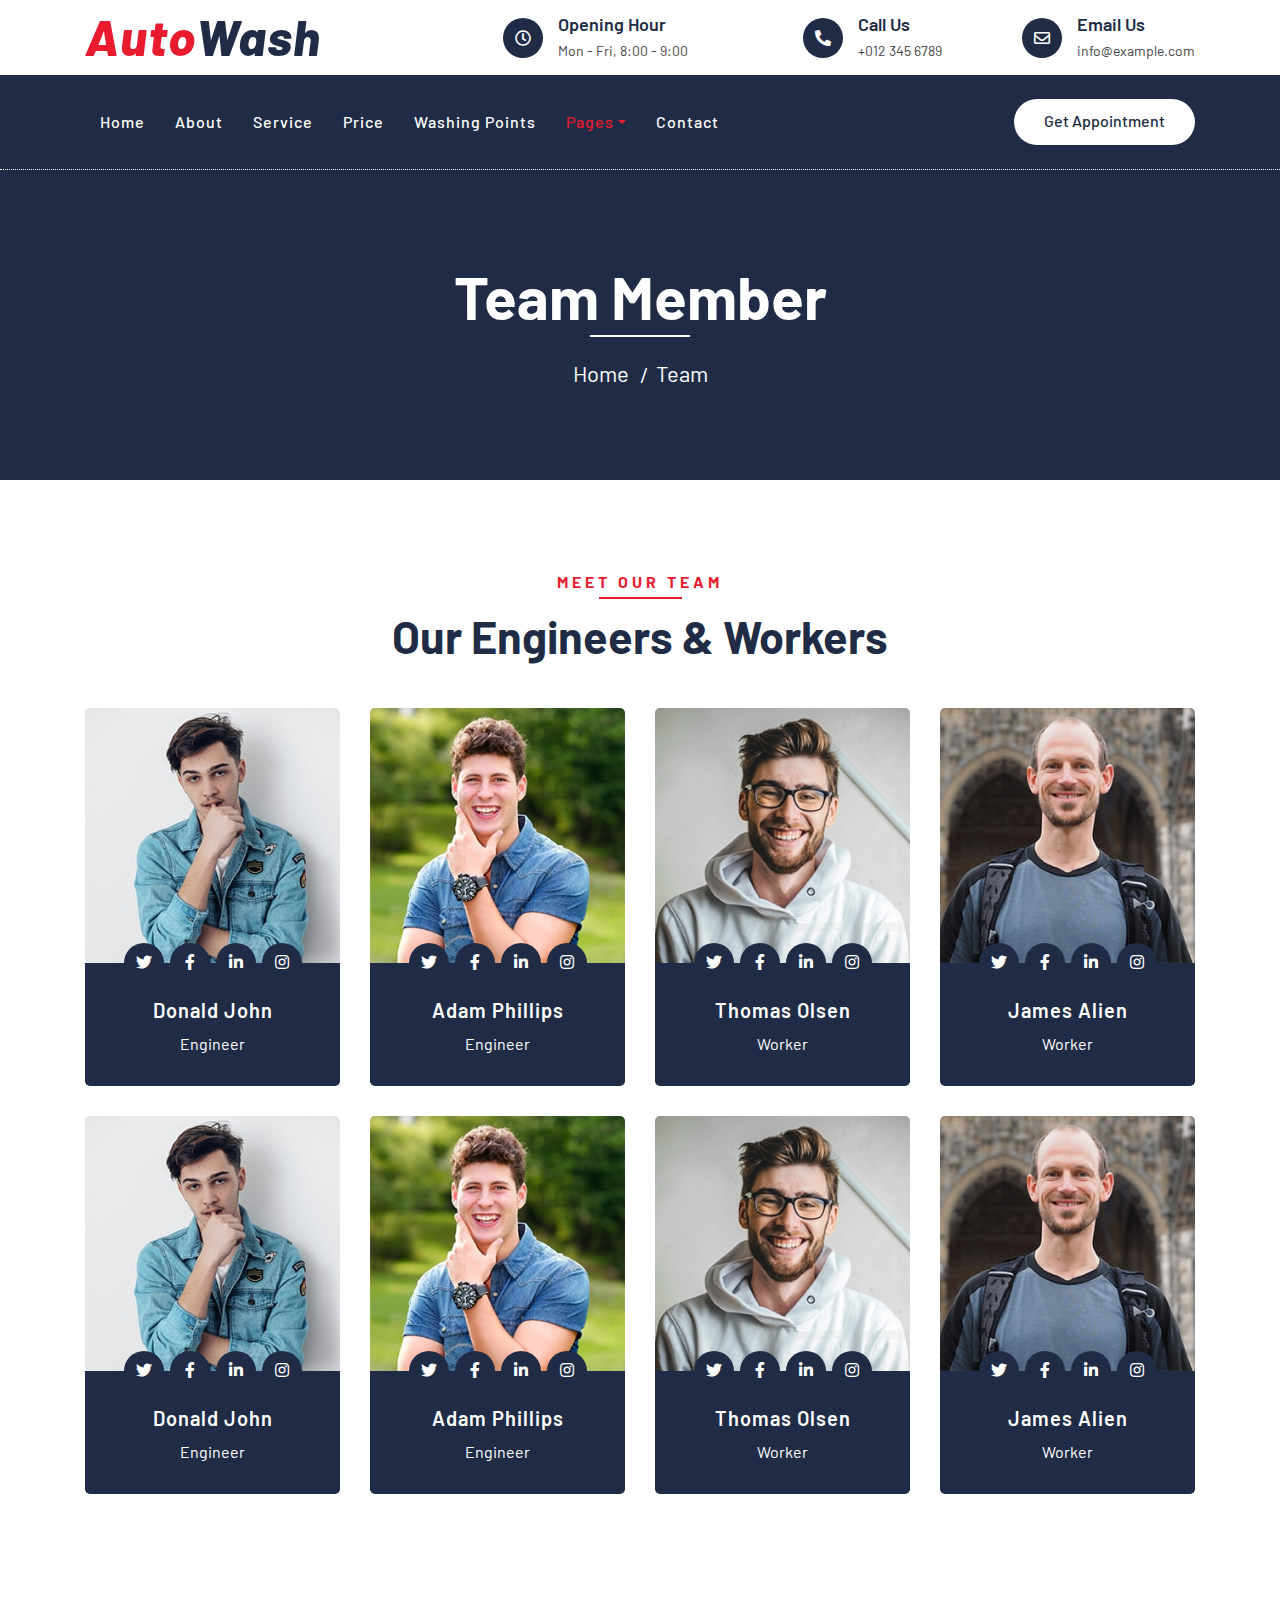
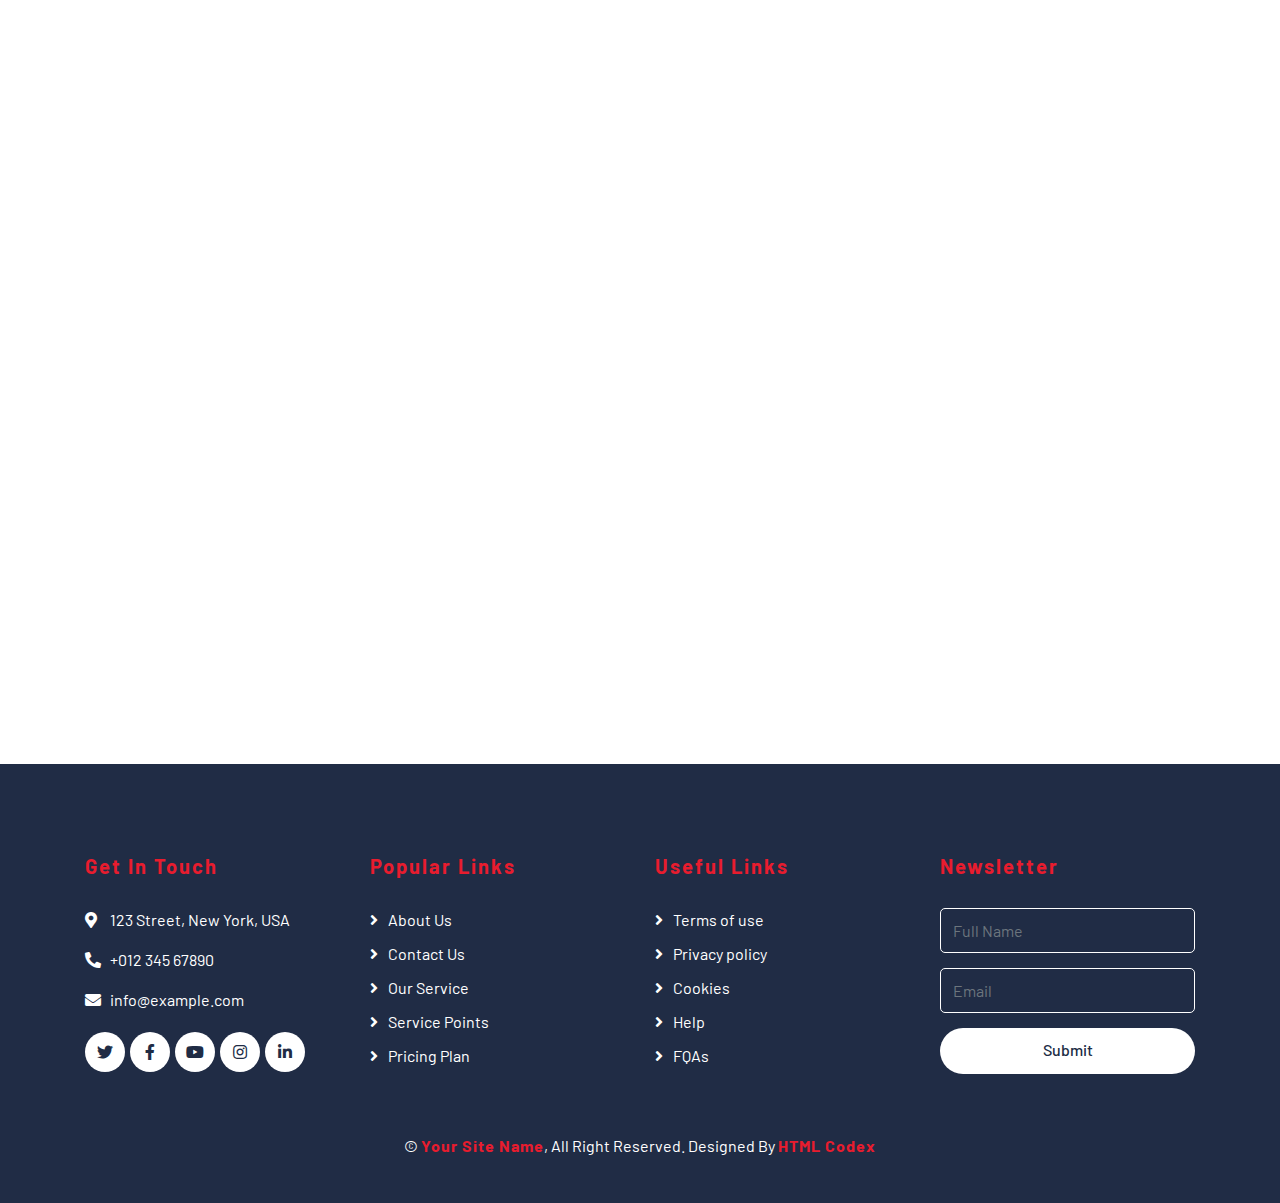
<file: car-wash-website-template/team.html>
<!DOCTYPE html>
<html lang="en">
    <head>
        <meta charset="utf-8">
        <title>AutoWash - Car Wash Website Template</title>
        <meta content="width=device-width, initial-scale=1.0" name="viewport">
        <meta content="Free Website Template" name="keywords">
        <meta content="Free Website Template" name="description">

        <!-- Favicon -->
        <link href="img/favicon.ico" rel="icon">

        <!-- Google Font -->
        <link href="https://fonts.googleapis.com/css2?family=Barlow:wght@400;500;600;700;800;900&display=swap" rel="stylesheet"> 
        
        <!-- CSS Libraries -->
        <link href="https://stackpath.bootstrapcdn.com/bootstrap/4.4.1/css/bootstrap.min.css" rel="stylesheet">
        <link href="https://cdnjs.cloudflare.com/ajax/libs/font-awesome/5.10.0/css/all.min.css" rel="stylesheet">
        <link href="lib/flaticon/font/flaticon.css" rel="stylesheet">
        <link href="lib/animate/animate.min.css" rel="stylesheet">
        <link href="lib/owlcarousel/assets/owl.carousel.min.css" rel="stylesheet">

        <!-- Template Stylesheet -->
        <link href="css/style.css" rel="stylesheet">
    </head>

    <body>
        <!-- Top Bar Start -->
        <div class="top-bar">
            <div class="container">
                <div class="row align-items-center">
                    <div class="col-lg-4 col-md-12">
                        <div class="logo">
                            <a href="index.html">
                                <h1>Auto<span>Wash</span></h1>
                                <!-- <img src="img/logo.jpg" alt="Logo"> -->
                            </a>
                        </div>
                    </div>
                    <div class="col-lg-8 col-md-7 d-none d-lg-block">
                        <div class="row">
                            <div class="col-4">
                                <div class="top-bar-item">
                                    <div class="top-bar-icon">
                                        <i class="far fa-clock"></i>
                                    </div>
                                    <div class="top-bar-text">
                                        <h3>Opening Hour</h3>
                                        <p>Mon - Fri, 8:00 - 9:00</p>
                                    </div>
                                </div>
                            </div>
                            <div class="col-4">
                                <div class="top-bar-item">
                                    <div class="top-bar-icon">
                                        <i class="fa fa-phone-alt"></i>
                                    </div>
                                    <div class="top-bar-text">
                                        <h3>Call Us</h3>
                                        <p>+012 345 6789</p>
                                    </div>
                                </div>
                            </div>
                            <div class="col-4">
                                <div class="top-bar-item">
                                    <div class="top-bar-icon">
                                        <i class="far fa-envelope"></i>
                                    </div>
                                    <div class="top-bar-text">
                                        <h3>Email Us</h3>
                                        <p>info@example.com</p>
                                    </div>
                                </div>
                            </div>
                        </div>
                    </div>
                </div>
            </div>
        </div>
        <!-- Top Bar End -->

        <!-- Nav Bar Start -->
        <div class="nav-bar">
            <div class="container">
                <nav class="navbar navbar-expand-lg bg-dark navbar-dark">
                    <a href="#" class="navbar-brand">MENU</a>
                    <button type="button" class="navbar-toggler" data-toggle="collapse" data-target="#navbarCollapse">
                        <span class="navbar-toggler-icon"></span>
                    </button>

                    <div class="collapse navbar-collapse justify-content-between" id="navbarCollapse">
                        <div class="navbar-nav mr-auto">
                            <a href="index.html" class="nav-item nav-link">Home</a>
                            <a href="about.html" class="nav-item nav-link">About</a>
                            <a href="service.html" class="nav-item nav-link">Service</a>
                            <a href="price.html" class="nav-item nav-link">Price</a>
                            <a href="location.html" class="nav-item nav-link">Washing Points</a>
                            <div class="nav-item dropdown">
                                <a href="#" class="nav-link dropdown-toggle active" data-toggle="dropdown">Pages</a>
                                <div class="dropdown-menu">
                                    <a href="blog.html" class="dropdown-item">Blog Grid</a>
                                    <a href="single.html" class="dropdown-item">Detail Page</a>
                                    <a href="team.html" class="dropdown-item">Team Member</a>
                                    <a href="booking.html" class="dropdown-item">Schedule Booking</a>
                                </div>
                            </div>
                            <a href="contact.html" class="nav-item nav-link">Contact</a>
                        </div>
                        <div class="ml-auto">
                            <a class="btn btn-custom" href="#">Get Appointment</a>
                        </div>
                    </div>
                </nav>
            </div>
        </div>
        <!-- Nav Bar End -->
        
        
        <!-- Page Header Start -->
        <div class="page-header">
            <div class="container">
                <div class="row">
                    <div class="col-12">
                        <h2>Team Member</h2>
                    </div>
                    <div class="col-12">
                        <a href="">Home</a>
                        <a href="">Team</a>
                    </div>
                </div>
            </div>
        </div>
        <!-- Page Header End -->
        
        
        <!-- Team Start -->
        <div class="team">
            <div class="container">
                <div class="section-header text-center">
                    <p>Meet Our Team</p>
                    <h2>Our Engineers & Workers</h2>
                </div>
                <div class="row">
                    <div class="col-lg-3 col-md-6">
                        <div class="team-item">
                            <div class="team-img">
                                <img src="img/team-1.jpg" alt="Team Image">
                            </div>
                            <div class="team-text">
                                <h2>Donald John</h2>
                                <p>Engineer</p>
                                <div class="team-social">
                                    <a href=""><i class="fab fa-twitter"></i></a>
                                    <a href=""><i class="fab fa-facebook-f"></i></a>
                                    <a href=""><i class="fab fa-linkedin-in"></i></a>
                                    <a href=""><i class="fab fa-instagram"></i></a>
                                </div>
                            </div>
                        </div>
                    </div>
                    <div class="col-lg-3 col-md-6">
                        <div class="team-item">
                            <div class="team-img">
                                <img src="img/team-2.jpg" alt="Team Image">
                            </div>
                            <div class="team-text">
                                <h2>Adam Phillips</h2>
                                <p>Engineer</p>
                                <div class="team-social">
                                    <a href=""><i class="fab fa-twitter"></i></a>
                                    <a href=""><i class="fab fa-facebook-f"></i></a>
                                    <a href=""><i class="fab fa-linkedin-in"></i></a>
                                    <a href=""><i class="fab fa-instagram"></i></a>
                                </div>
                            </div>
                        </div>
                    </div>
                    <div class="col-lg-3 col-md-6">
                        <div class="team-item">
                            <div class="team-img">
                                <img src="img/team-3.jpg" alt="Team Image">
                            </div>
                            <div class="team-text">
                                <h2>Thomas Olsen</h2>
                                <p>Worker</p>
                                <div class="team-social">
                                    <a href=""><i class="fab fa-twitter"></i></a>
                                    <a href=""><i class="fab fa-facebook-f"></i></a>
                                    <a href=""><i class="fab fa-linkedin-in"></i></a>
                                    <a href=""><i class="fab fa-instagram"></i></a>
                                </div>
                            </div>
                        </div>
                    </div>
                    <div class="col-lg-3 col-md-6">
                        <div class="team-item">
                            <div class="team-img">
                                <img src="img/team-4.jpg" alt="Team Image">
                            </div>
                            <div class="team-text">
                                <h2>James Alien</h2>
                                <p>Worker</p>
                                <div class="team-social">
                                    <a href=""><i class="fab fa-twitter"></i></a>
                                    <a href=""><i class="fab fa-facebook-f"></i></a>
                                    <a href=""><i class="fab fa-linkedin-in"></i></a>
                                    <a href=""><i class="fab fa-instagram"></i></a>
                                </div>
                            </div>
                        </div>
                    </div>
                    <div class="col-lg-3 col-md-6">
                        <div class="team-item">
                            <div class="team-img">
                                <img src="img/team-1.jpg" alt="Team Image">
                            </div>
                            <div class="team-text">
                                <h2>Donald John</h2>
                                <p>Engineer</p>
                                <div class="team-social">
                                    <a href=""><i class="fab fa-twitter"></i></a>
                                    <a href=""><i class="fab fa-facebook-f"></i></a>
                                    <a href=""><i class="fab fa-linkedin-in"></i></a>
                                    <a href=""><i class="fab fa-instagram"></i></a>
                                </div>
                            </div>
                        </div>
                    </div>
                    <div class="col-lg-3 col-md-6">
                        <div class="team-item">
                            <div class="team-img">
                                <img src="img/team-2.jpg" alt="Team Image">
                            </div>
                            <div class="team-text">
                                <h2>Adam Phillips</h2>
                                <p>Engineer</p>
                                <div class="team-social">
                                    <a href=""><i class="fab fa-twitter"></i></a>
                                    <a href=""><i class="fab fa-facebook-f"></i></a>
                                    <a href=""><i class="fab fa-linkedin-in"></i></a>
                                    <a href=""><i class="fab fa-instagram"></i></a>
                                </div>
                            </div>
                        </div>
                    </div>
                    <div class="col-lg-3 col-md-6">
                        <div class="team-item">
                            <div class="team-img">
                                <img src="img/team-3.jpg" alt="Team Image">
                            </div>
                            <div class="team-text">
                                <h2>Thomas Olsen</h2>
                                <p>Worker</p>
                                <div class="team-social">
                                    <a href=""><i class="fab fa-twitter"></i></a>
                                    <a href=""><i class="fab fa-facebook-f"></i></a>
                                    <a href=""><i class="fab fa-linkedin-in"></i></a>
                                    <a href=""><i class="fab fa-instagram"></i></a>
                                </div>
                            </div>
                        </div>
                    </div>
                    <div class="col-lg-3 col-md-6">
                        <div class="team-item">
                            <div class="team-img">
                                <img src="img/team-4.jpg" alt="Team Image">
                            </div>
                            <div class="team-text">
                                <h2>James Alien</h2>
                                <p>Worker</p>
                                <div class="team-social">
                                    <a href=""><i class="fab fa-twitter"></i></a>
                                    <a href=""><i class="fab fa-facebook-f"></i></a>
                                    <a href=""><i class="fab fa-linkedin-in"></i></a>
                                    <a href=""><i class="fab fa-instagram"></i></a>
                                </div>
                            </div>
                        </div>
                    </div>
                </div>
            </div>
        </div>
        <!-- Team End -->


        <!-- Footer Start -->
        <div class="footer">
            <div class="container">
                <div class="row">
                    <div class="col-lg-3 col-md-6">
                        <div class="footer-contact">
                            <h2>Get In Touch</h2>
                            <p><i class="fa fa-map-marker-alt"></i>123 Street, New York, USA</p>
                            <p><i class="fa fa-phone-alt"></i>+012 345 67890</p>
                            <p><i class="fa fa-envelope"></i>info@example.com</p>
                            <div class="footer-social">
                                <a class="btn" href=""><i class="fab fa-twitter"></i></a>
                                <a class="btn" href=""><i class="fab fa-facebook-f"></i></a>
                                <a class="btn" href=""><i class="fab fa-youtube"></i></a>
                                <a class="btn" href=""><i class="fab fa-instagram"></i></a>
                                <a class="btn" href=""><i class="fab fa-linkedin-in"></i></a>
                            </div>
                        </div>
                    </div>
                    <div class="col-lg-3 col-md-6">
                        <div class="footer-link">
                            <h2>Popular Links</h2>
                            <a href="">About Us</a>
                            <a href="">Contact Us</a>
                            <a href="">Our Service</a>
                            <a href="">Service Points</a>
                            <a href="">Pricing Plan</a>
                        </div>
                    </div>
                    <div class="col-lg-3 col-md-6">
                        <div class="footer-link">
                            <h2>Useful Links</h2>
                            <a href="">Terms of use</a>
                            <a href="">Privacy policy</a>
                            <a href="">Cookies</a>
                            <a href="">Help</a>
                            <a href="">FQAs</a>
                        </div>
                    </div>
                    <div class="col-lg-3 col-md-6">
                        <div class="footer-newsletter">
                            <h2>Newsletter</h2>
                            <form>
                                <input class="form-control" placeholder="Full Name">
                                <input class="form-control" placeholder="Email">
                                <button class="btn btn-custom">Submit</button>
                            </form>
                        </div>
                    </div>
                </div>
            </div>
            <div class="container copyright">
                <p>&copy; <a href="#">Your Site Name</a>, All Right Reserved. Designed By <a href="https://htmlcodex.com">HTML Codex</a></p>
            </div>
        </div>
        <!-- Footer End -->
        
        <!-- Back to top button -->
        <a href="#" class="back-to-top"><i class="fa fa-chevron-up"></i></a>
        
        <!-- Pre Loader -->
        <div id="loader" class="show">
            <div class="loader"></div>
        </div>

        <!-- JavaScript Libraries -->
        <script src="https://code.jquery.com/jquery-3.4.1.min.js"></script>
        <script src="https://stackpath.bootstrapcdn.com/bootstrap/4.4.1/js/bootstrap.bundle.min.js"></script>
        <script src="lib/easing/easing.min.js"></script>
        <script src="lib/owlcarousel/owl.carousel.min.js"></script>
        <script src="lib/waypoints/waypoints.min.js"></script>
        <script src="lib/counterup/counterup.min.js"></script>
        
        <!-- Contact Javascript File -->
        <script src="mail/jqBootstrapValidation.min.js"></script>
        <script src="mail/contact.js"></script>

        <!-- Template Javascript -->
        <script src="js/main.js"></script>
    </body>
</html>
</file>
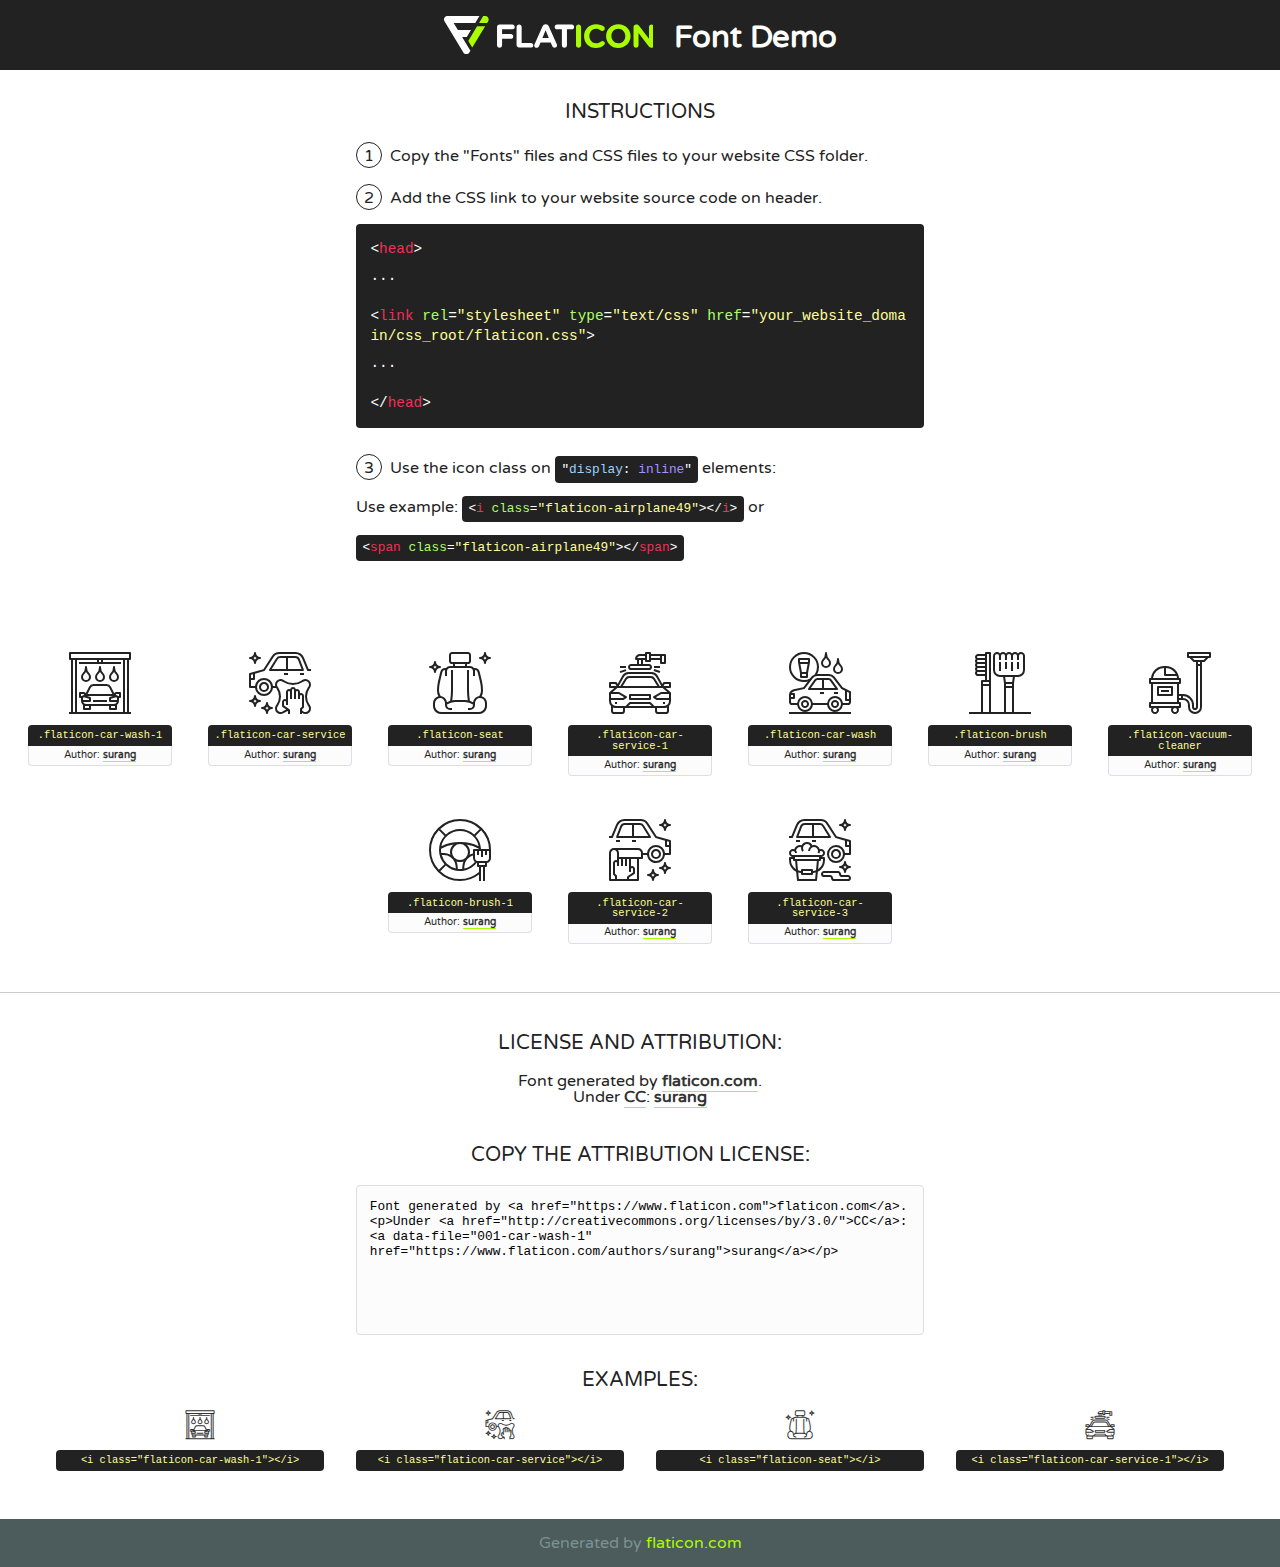
<file: car-wash-website-template/lib/flaticon/font/flaticon.html>
<!DOCTYPE html>
<!--
  Flaticon icon font: Flaticon
  Creation date: 11/10/2020 08:08
-->
<html>
<!DOCTYPE html>
<html>

<head>
    <title>Flaticon WebFont</title>
    <link href="http://fonts.googleapis.com/css?family=Varela+Round" rel="stylesheet" type="text/css" />
    <link rel="stylesheet" type="text/css" href="flaticon.css">
    <meta charset="UTF-8">
    <style>
    html, body, div, span, applet, object, iframe,
    h1, h2, h3, h4, h5, h6, p, blockquote, pre,
    a, abbr, acronym, address, big, cite, code,
    del, dfn, em, img, ins, kbd, q, s, samp,
    small, strike, strong, sub, sup, tt, var,
    b, u, i, center,
    dl, dt, dd, ol, ul, li,
    fieldset, form, label, legend,
    table, caption, tbody, tfoot, thead, tr, th, td,
    article, aside, canvas, details, embed, 
    figure, figcaption, footer, header, hgroup, 
    menu, nav, output, ruby, section, summary,
    time, mark, audio, video {
        margin: 0;
        padding: 0;
        border: 0;
        font-size: 100%;
        font: inherit;
        vertical-align: baseline;
    }
    /* HTML5 display-role reset for older browsers */
    article, aside, details, figcaption, figure, 
    footer, header, hgroup, menu, nav, section {
        display: block;
    }
    body {
        line-height: 1;
    }
    ol, ul {
        list-style: none;
    }
    blockquote, q {
        quotes: none;
    }
    blockquote:before, blockquote:after,
    q:before, q:after {
        content: '';
        content: none;
    }
    table {
        border-collapse: collapse;
        border-spacing: 0;
    }
    body {
        font-family: 'Varela Round', Helvetica, Arial, sans-serif;
        font-size: 16px;
        color: #222;
    }
    a {
        color: #333;
        border-bottom: 1px solid #a9fd00;
        font-weight: bold;
        text-decoration: none;
    }
    * {
        -moz-box-sizing: border-box;
        -webkit-box-sizing: border-box;
        box-sizing: border-box;
        margin: 0;
        padding: 0;
    }
    [class^="flaticon-"]:before, [class*=" flaticon-"]:before, [class^="flaticon-"]:after, [class*=" flaticon-"]:after {
        font-family: Flaticon;
        font-size: 30px;
        font-style: normal;
        margin-left: 20px;
        color: #333;
    }
    .wrapper {
        max-width: 600px;
        margin: auto;
        padding: 0 1em;
    }
    .title {
        font-size: 1.25em;
        text-align: center;
        margin-bottom: 1em;
        text-transform: uppercase;
    }
    header {
        text-align: center;
        background-color: #222;
        color: #fff;
        padding: 1em;
    }
    header .logo {
        width: 210px;
        height: 38px;
        display: inline-block;
        vertical-align: middle;
        margin-right: 1em;
        border: none;
    }
    header strong {
        font-size: 1.95em;
        font-weight: bold;
        vertical-align: middle;
        margin-top: 5px;
        display: inline-block;
    }
    .demo {
        margin: 2em auto;
        line-height: 1.25em;
    }
    .demo ul li {
        margin-bottom: 1em;
    }
    .demo ul li .num {
        color: #222;
        border-radius: 20px;
        display: inline-block;
        width: 26px;
        padding: 3px;
        height: 26px;
        text-align: center;
        margin-right: 0.5em;
        border: 1px solid #222;
    }
    .demo ul li code {
        background-color: #222;
        border-radius: 4px;
        padding: 0.25em 0.5em;
        display: inline-block;
        color: #fff;
        font-family: Consolas,Monaco,Lucida Console,Liberation Mono,DejaVu Sans Mono,Bitstream Vera Sans Mono,Courier New, monospace;
        font-weight: lighter;
        margin-top: 1em;
        font-size: 0.8em;
        word-break: break-all;
    }
    .demo ul li code.big {
        padding: 1em;
        font-size: 0.9em;
    }
    .demo ul li code .red {
        color: #EF3159;
    }
    .demo ul li code .green {
        color: #ACFF65;
    }
    .demo ul li code .yellow {
        color: #FFFF99;
    }
    .demo ul li code .blue {
        color: #99D3FF;
    }
    .demo ul li code .purple {
        color: #A295FF;
    }
    .demo ul li code .dots {
        margin-top: 0.5em;
        display: block;
    }
    #glyphs {
        border-bottom: 1px solid #ccc;
        padding: 2em 0;
        text-align: center;
    }
    .glyph {
        display: inline-block;
        width: 9em;
        margin: 1em;
        text-align: center;
        vertical-align: top;
        background: #FFF;
    }
    .glyph .glyph-icon {
        padding: 10px;
        display: block;
        font-family:"Flaticon";
        font-size: 64px;
        line-height: 1;
    }
    .glyph .glyph-icon:before {
        font-size: 64px;
        color: #222;
        margin-left: 0;
    }
    .class-name {
        font-size: 0.65em;
        background-color: #222;
        color: #fff;
        border-radius: 4px 4px 0 0;
        padding: 0.5em;
        color: #FFFF99;
        font-family: Consolas,Monaco,Lucida Console,Liberation Mono,DejaVu Sans Mono,Bitstream Vera Sans Mono,Courier New, monospace;
    }
    .author-name {
        font-size: 0.6em;
        background-color: #fcfcfd;
        border: 1px solid #DEDEE4;
        border-top: 0;
        border-radius: 0 0 4px 4px;
        padding: 0.5em;
    }
    .class-name:last-child {
        font-size: 10px;
        color:#888;
    }
    .class-name:last-child a {
        font-size: 10px;
        color:#555;
    }
    .class-name:last-child a:hover {
        color:#a9fd00;
    }
    .glyph > input {
        display: block;
        width: 100px;
        margin: 5px auto;
        text-align: center;
        font-size: 12px;
        cursor: text;
    }
    .glyph > input.icon-input {
        font-family:"Flaticon";
        font-size: 16px;
        margin-bottom: 10px;
    }
    .attribution .title {
        margin-top: 2em;
    }
    .attribution textarea {
        background-color: #fcfcfd;
        padding: 1em;
        border: none;
        box-shadow: none;
        border: 1px solid #DEDEE4;
        border-radius: 4px;
        resize: none;
        width: 100%;
        height: 150px;
        font-size: 0.8em;
        font-family: Consolas,Monaco,Lucida Console,Liberation Mono,DejaVu Sans Mono,Bitstream Vera Sans Mono,Courier New, monospace;
        -webkit-appearance: none;
    }
    .iconsuse {
        margin: 2em auto;
        text-align: center;
        max-width: 1200px;
    }
    .iconsuse:after {
        content: '';
        display: table;
        clear: both;
    }
    .iconsuse .image {
        float: left;
        width: 25%;
        padding: 0 1em;
    }
    .iconsuse .image p {
        margin-bottom: 1em;
    }
    .iconsuse .image span {
        display: block;
        font-size: 0.65em;
        background-color: #222;
        color: #fff;
        border-radius: 4px;
        padding: 0.5em;
        color: #FFFF99;
        margin-top: 1em;
        font-family: Consolas,Monaco,Lucida Console,Liberation Mono,DejaVu Sans Mono,Bitstream Vera Sans Mono,Courier New, monospace;
    }
    #footer {
        text-align: center;
        background-color: #4C5B5C;
        color: #7c9192;
        padding: 1em;
    }
    #footer a {
        border: none;
        color: #a9fd00;
        font-weight: normal;
    }
    @media (max-width: 960px) {
        .iconsuse .image {
            width: 50%;
        }
    }
    @media (max-width: 560px) {
        .iconsuse .image {
            width: 100%;
        }
    }
    </style>
</head>

<body class="characters-off">

    <header>
        <a href="https://www.flaticon.com" target="_blank" class="logo">
            <svg version="1.1" xmlns="http://www.w3.org/2000/svg" xmlns:xlink="http://www.w3.org/1999/xlink" xmlns:a="http://ns.adobe.com/AdobeSVGViewerExtensions/3.0/" viewBox="0 0 560.875 102.036" enable-background="new 0 0 560.875 102.036" xml:space="preserve">
                <defs>
                </defs>
                <g>
                    <g class="letters">
                        <path fill="#ffffff" d="M141.596,29.675c0-3.777,2.985-6.767,6.764-6.767h34.438c3.426,0,6.15,2.728,6.15,6.15
                        c0,3.43-2.724,6.149-6.15,6.149h-27.674v13.091h23.719c3.429,0,6.151,2.724,6.151,6.15c0,3.43-2.723,6.149-6.151,6.149h-23.719
                        v17.574c0,3.773-2.986,6.761-6.764,6.761c-3.779,0-6.764-2.989-6.764-6.761V29.675z"></path>
                        <path fill="#ffffff" d="M193.844,29.149c0-3.781,2.985-6.767,6.764-6.767c3.776,0,6.763,2.985,6.763,6.767v42.957h25.039
                        c3.426,0,6.149,2.726,6.149,6.153c0,3.425-2.723,6.15-6.149,6.15h-31.802c-3.779,0-6.764-2.986-6.764-6.768V29.149z"></path>
                        <path fill="#ffffff" d="M241.891,75.71l21.438-48.407c1.492-3.341,4.215-5.357,7.906-5.357h0.792
                        c3.686,0,6.323,2.017,7.815,5.357l21.439,48.407c0.436,0.967,0.701,1.845,0.701,2.723c0,3.602-2.809,6.501-6.414,6.501
                        c-3.161,0-5.269-1.845-6.499-4.655l-4.132-9.661h-27.059l-4.301,10.102c-1.144,2.631-3.426,4.214-6.237,4.214
                        c-3.517,0-6.24-2.81-6.24-6.325C241.1,77.64,241.451,76.677,241.891,75.71z M279.932,58.666l-8.521-20.297l-8.526,20.297H279.932
                        z"></path>
                        <path fill="#ffffff" d="M314.864,35.387H301.86c-3.429,0-6.239-2.813-6.239-6.238c0-3.429,2.811-6.24,6.239-6.24h39.533
                        c3.426,0,6.237,2.811,6.237,6.24c0,3.425-2.811,6.238-6.237,6.238h-13.001v42.785c0,3.773-2.99,6.761-6.764,6.761
                        c-3.779,0-6.764-2.989-6.764-6.761V35.387z"></path>
                        <path fill="#A9FD00" d="M352.615,29.149c0-3.781,2.985-6.767,6.767-6.767c3.774,0,6.761,2.985,6.761,6.767v49.024
                        c0,3.773-2.987,6.761-6.761,6.761c-3.781,0-6.767-2.989-6.767-6.761V29.149z"></path>
                        <path fill="#A9FD00" d="M374.132,53.836v-0.179c0-17.481,13.178-31.801,32.065-31.801c9.22,0,15.459,2.458,20.557,6.238
                        c1.402,1.054,2.637,2.985,2.637,5.357c0,3.692-2.985,6.59-6.681,6.59c-1.845,0-3.071-0.702-4.044-1.319
                        c-3.776-2.813-7.729-4.393-12.562-4.393c-10.364,0-17.831,8.611-17.831,19.154v0.173c0,10.542,7.291,19.329,17.831,19.329
                        c5.715,0,9.492-1.756,13.359-4.834c1.049-0.874,2.458-1.491,4.039-1.491c3.429,0,6.325,2.813,6.325,6.236
                        c0,2.106-1.056,3.78-2.282,4.834c-5.539,4.834-12.036,7.733-21.878,7.733C387.572,85.464,374.132,71.493,374.132,53.836z"></path>
                        <path fill="#A9FD00" d="M433.009,53.836v-0.179c0-17.481,13.79-31.801,32.766-31.801c18.981,0,32.592,14.143,32.592,31.628v0.173
                        c0,17.483-13.785,31.807-32.769,31.807C446.625,85.464,433.009,71.32,433.009,53.836z M484.224,53.836v-0.179
                        c0-10.539-7.725-19.326-18.626-19.326c-10.893,0-18.449,8.611-18.449,19.154v0.173c0,10.542,7.73,19.329,18.626,19.329
                        C476.676,72.986,484.224,64.378,484.224,53.836z"></path>
                        <path fill="#A9FD00" d="M506.233,29.321c0-3.774,2.99-6.763,6.767-6.763h1.401c3.252,0,5.183,1.583,7.029,3.953l26.093,34.265
                        V29.059c0-3.692,2.99-6.677,6.681-6.677c3.683,0,6.671,2.985,6.671,6.677v48.934c0,3.78-2.987,6.765-6.764,6.765h-0.436
                        c-3.257,0-5.188-1.581-7.034-3.953l-27.056-35.492v32.944c0,3.687-2.985,6.676-6.678,6.676c-3.683,0-6.673-2.989-6.673-6.676
                        V29.321z"></path>
                    </g>
                    <g class="insignia">
                        <path fill="#ffffff" d="M48.372,56.137h12.517l11.156-18.537H37.186L25.688,18.539h57.825L94.668,0H9.271
                        C5.925,0,2.842,1.801,1.198,4.716c-1.644,2.907-1.593,6.482,0.134,9.343l50.38,83.501c1.678,2.781,4.689,4.476,7.938,4.476
                        c3.246,0,6.257-1.695,7.935-4.476l2.898-4.804L48.372,56.137z"></path>
                        <g class="i">
                            <path fill="#A9FD00" d="M93.575,18.539h0.031v0.004l21.652,0.004l2.705-4.488c1.727-2.861,1.778-6.436,0.133-9.343
                            C116.454,1.801,113.371,0,110.026,0h-5.294L93.575,18.539z"></path>
                            <polygon fill="#A9FD00" points="88.291,27.356 64.725,66.486 75.519,84.404 109.942,27.356"></polygon>
                        </g>
                    </g>
                </g>
            </svg>
        </a>
        <strong>Font Demo</strong>
    </header>


    <section class="demo wrapper">

        <p class="title">Instructions</p>

        <ul>
            <li>
                <span class="num">1</span>Copy the "Fonts" files and CSS files to your website CSS folder.
            </li>
            <li>
                <span class="num">2</span>Add the CSS link to your website source code on header.
                <code class="big">
                    &lt;<span class="red">head</span>&gt;
                    <br/><span class="dots">...</span>
                    <br/>&lt;<span class="red">link</span> <span class="green">rel</span>=<span class="yellow">"stylesheet"</span> <span class="green">type</span>=<span class="yellow">"text/css"</span> <span class="green">href</span>=<span class="yellow">"your_website_domain/css_root/flaticon.css"</span>&gt;
                    <br/><span class="dots">...</span>
                    <br/>&lt;/<span class="red">head</span>&gt;
                </code>
            </li>

            <li>
                <p>
                    <span class="num">3</span>Use the icon class on <code>"<span class="blue">display</span>:<span class="purple"> inline</span>"</code> elements:
                    <br />
                    Use example: <code>&lt;<span class="red">i</span> <span class="green">class</span>=<span class="yellow">&quot;flaticon-airplane49&quot;</span>&gt;&lt;/<span class="red">i</span>&gt;</code> or <code>&lt;<span class="red">span</span> <span class="green">class</span>=<span class="yellow">&quot;flaticon-airplane49&quot;</span>&gt;&lt;/<span class="red">span</span>&gt;</code>
            </li>
        </ul>

    </section>




   <section id="glyphs">          
    
      
        <div class="glyph"><div class="glyph-icon flaticon-car-wash-1"></div>
            <div class="class-name">.flaticon-car-wash-1</div>
            <div class="author-name">Author: <a data-file="001-car-wash-1" href="https://www.flaticon.com/authors/surang">surang</a> </div> 
        </div>        
        
        <div class="glyph"><div class="glyph-icon flaticon-car-service"></div>
            <div class="class-name">.flaticon-car-service</div>
            <div class="author-name">Author: <a data-file="002-car-service" href="https://www.flaticon.com/authors/surang">surang</a> </div> 
        </div>        
        
        <div class="glyph"><div class="glyph-icon flaticon-seat"></div>
            <div class="class-name">.flaticon-seat</div>
            <div class="author-name">Author: <a data-file="003-seat" href="https://www.flaticon.com/authors/surang">surang</a> </div> 
        </div>        
        
        <div class="glyph"><div class="glyph-icon flaticon-car-service-1"></div>
            <div class="class-name">.flaticon-car-service-1</div>
            <div class="author-name">Author: <a data-file="004-car-service-1" href="https://www.flaticon.com/authors/surang">surang</a> </div> 
        </div>        
        
        <div class="glyph"><div class="glyph-icon flaticon-car-wash"></div>
            <div class="class-name">.flaticon-car-wash</div>
            <div class="author-name">Author: <a data-file="005-car-wash" href="https://www.flaticon.com/authors/surang">surang</a> </div> 
        </div>        
        
        <div class="glyph"><div class="glyph-icon flaticon-brush"></div>
            <div class="class-name">.flaticon-brush</div>
            <div class="author-name">Author: <a data-file="006-brush" href="https://www.flaticon.com/authors/surang">surang</a> </div> 
        </div>        
        
        <div class="glyph"><div class="glyph-icon flaticon-vacuum-cleaner"></div>
            <div class="class-name">.flaticon-vacuum-cleaner</div>
            <div class="author-name">Author: <a data-file="007-vacuum-cleaner" href="https://www.flaticon.com/authors/surang">surang</a> </div> 
        </div>        
        
        <div class="glyph"><div class="glyph-icon flaticon-brush-1"></div>
            <div class="class-name">.flaticon-brush-1</div>
            <div class="author-name">Author: <a data-file="008-brush-1" href="https://www.flaticon.com/authors/surang">surang</a> </div> 
        </div>        
        
        <div class="glyph"><div class="glyph-icon flaticon-car-service-2"></div>
            <div class="class-name">.flaticon-car-service-2</div>
            <div class="author-name">Author: <a data-file="009-car-service-2" href="https://www.flaticon.com/authors/surang">surang</a> </div> 
        </div>        
        
        <div class="glyph"><div class="glyph-icon flaticon-car-service-3"></div>
            <div class="class-name">.flaticon-car-service-3</div>
            <div class="author-name">Author: <a data-file="010-car-service-3" href="https://www.flaticon.com/authors/surang">surang</a> </div> 
        </div>        
        

    </section>



    <section class="attribution wrapper"   style="text-align:center;">

      <div class="title">License and attribution:</div><div class="attrDiv">Font generated by <a href="https://www.flaticon.com">flaticon.com</a>. <div><p>Under <a href="http://creativecommons.org/licenses/by/3.0/">CC</a>: <a data-file="001-car-wash-1" href="https://www.flaticon.com/authors/surang">surang</a></p>  </div>
      </div>
      <div class="title">Copy the Attribution License:</div>

    <textarea onclick="this.focus();this.select();">Font generated by &lt;a href=&quot;https://www.flaticon.com&quot;&gt;flaticon.com&lt;/a&gt;. <p>Under <a href="http://creativecommons.org/licenses/by/3.0/">CC</a>: <a data-file="001-car-wash-1" href="https://www.flaticon.com/authors/surang">surang</a></p>  
     </textarea>

    </section>

    <section class="iconsuse">

          <div class="title">Examples:</div>            
             
            <div class="image">
                <p>
                    <i class="glyph-icon flaticon-car-wash-1"></i> 
                    <span>&lt;i class=&quot;flaticon-car-wash-1&quot;&gt;&lt;/i&gt;</span>
                </p>
            </div>
            
            <div class="image">
                <p>
                    <i class="glyph-icon flaticon-car-service"></i> 
                    <span>&lt;i class=&quot;flaticon-car-service&quot;&gt;&lt;/i&gt;</span>
                </p>
            </div>
            
            <div class="image">
                <p>
                    <i class="glyph-icon flaticon-seat"></i> 
                    <span>&lt;i class=&quot;flaticon-seat&quot;&gt;&lt;/i&gt;</span>
                </p>
            </div>
            
            <div class="image">
                <p>
                    <i class="glyph-icon flaticon-car-service-1"></i> 
                    <span>&lt;i class=&quot;flaticon-car-service-1&quot;&gt;&lt;/i&gt;</span>
                </p>
            </div>
                       
        </div>
                            
    </section>

<div id="footer">
    <div>Generated by <a href="https://www.flaticon.com">flaticon.com</a>
    </div>
</div>



</body>
</html>
</file>
<file: car-wash-website-template/lib/flaticon/font/flaticon.css>
/*
  	Flaticon icon font: Flaticon
  	Creation date: 11/10/2020 08:08
  	*/

@font-face {
  font-family: "Flaticon";
  src: url("./Flaticon.eot");
  src: url("./Flaticon.eot?#iefix") format("embedded-opentype"),
       url("./Flaticon.woff2") format("woff2"),
       url("./Flaticon.woff") format("woff"),
       url("./Flaticon.ttf") format("truetype"),
       url("./Flaticon.svg#Flaticon") format("svg");
  font-weight: normal;
  font-style: normal;
}

@media screen and (-webkit-min-device-pixel-ratio:0) {
  @font-face {
    font-family: "Flaticon";
    src: url("./Flaticon.svg#Flaticon") format("svg");
  }
}

[class^="flaticon-"]:before, [class*=" flaticon-"]:before,
[class^="flaticon-"]:after, [class*=" flaticon-"]:after {   
  font-family: Flaticon;
        font-size: 20px;
font-style: normal;
margin-left: 20px;
}

.flaticon-car-wash-1:before { content: "\f100"; }
.flaticon-car-service:before { content: "\f101"; }
.flaticon-seat:before { content: "\f102"; }
.flaticon-car-service-1:before { content: "\f103"; }
.flaticon-car-wash:before { content: "\f104"; }
.flaticon-brush:before { content: "\f105"; }
.flaticon-vacuum-cleaner:before { content: "\f106"; }
.flaticon-brush-1:before { content: "\f107"; }
.flaticon-car-service-2:before { content: "\f108"; }
.flaticon-car-service-3:before { content: "\f109"; }
</file>
<file: car-wash-website-template/a.css>
body 	  { font-family: arial, helvetica, sans-serif; }
	a.nodec	  { text-decoration: none; }
	a: hover  { text-decoration: underline; }
	li{ font-weight: bold;}
	li em{ text-decoration: line-through;}
	h1, em{ text-decoration: underline: }
	ul{ margin-left: 20px; }
	span{
		color: black;
		font-style: italic;
		font-weight: bold;
	}
	.extra span{
		color: inherit;
		ont-style: inherit;
		font-weight: inherit;
	}

	.Lab1{
		float: left; 
		margin-left: 150px;
		border-width: 3px;
		border-style: solid;
		border-color: black;
	}

	.Lab2{
		float: right;
		margin-right: 150px;
		border-width: 3px;
		border-style: solid;
		border-color: black;
	}
	.Lab3{
		float: left;
		margin-left: 50%;

	}
	.banner{
		margin-top: 50px;
		margin-bottom: 50px;
		width:100%;
		height:1000px;
		background-image: url("https://images.unsplash.com/photo-1625777719130-0a8e07086117?ixid=MnwxMjA3fDB8MHxwaG90by1wYWdlfHx8fGVufDB8fHx8&ixlib=rb-1.2.1&auto=format&fit=crop&w=1500&q=80");
		border-width: 3px;
		border-style: solid;
		border-color: black;
	}
</file>
<file: car-wash-website-template/css/style.css>
/*******************************/
/********* General CSS *********/
/*******************************/
body {
    color: #444444;
    font-weight: 400;
    background: #ffffff;
    font-family: 'Barlow', sans-serif;
}

h1,
h2, 
h3, 
h4,
h5, 
h6 {
    color: #202C45;
}

a {
    color: #202C45;
    transition: .3s;
}

a:hover,
a:active,
a:focus {
    color: #E81C2E;
    outline: none;
    text-decoration: none;
}

.btn.btn-custom {
    padding: 10px 30px 12px 30px;
    text-align: center; 
    font-size: 16px;
    font-weight: 500;
    color: #ffffff;
    background: #E81C2E;
    border: none;
    border-radius: 60px;
    box-shadow: inset 0 0 0 0 #202C45;
    transition: ease-out 0.5s;
    -webkit-transition: ease-out 0.5s;
    -moz-transition: ease-out 0.5s;
}

.btn.btn-custom:hover {
    color: #E81C2E;
    background: #202C45;
    box-shadow: inset 200px 0 0 0 #202C45;
}

.btn:focus,
.form-control:focus {
    box-shadow: none;
}

.container-fluid {
    max-width: 1366px;
}

[class^="flaticon-"]:before, [class*=" flaticon-"]:before,
[class^="flaticon-"]:after, [class*=" flaticon-"]:after {   
    font-size: inherit;
    margin-left: 0;
}


/**********************************/
/****** Loader & Back to Top ******/
/**********************************/
#loader {
    position: fixed;
    top: 0;
    right: 0;
    bottom: 0;
    left: 0;
    display: flex;
    align-items: center;
    justify-content: center;
    background: #ffffff;
    opacity: 0;
    visibility: hidden;
    -webkit-transition: opacity .3s ease-out, visibility 0s linear .3s;
    -o-transition: opacity .3s ease-out, visibility 0s linear .3s;
    transition: opacity .3s ease-out, visibility 0s linear .3s;
    z-index: 999;
}

#loader.show {
    -webkit-transition: opacity .6s ease-out, visibility 0s linear 0s;
    -o-transition: opacity .6s ease-out, visibility 0s linear 0s;
    transition: opacity .6s ease-out, visibility 0s linear 0s;
    visibility: visible;
    opacity: 1;
}

#loader .loader {
    position: relative;
    width: 45px;
    height: 45px;
    border: 5px solid #dddddd;
    border-top: 5px solid #E81C2E;
    border-radius: 50%;
    -webkit-animation: spin 2s linear infinite;
    animation: spin 2s linear infinite;
}

@-webkit-keyframes spin {
    0% { -webkit-transform: rotate(0deg); }
    100% { -webkit-transform: rotate(360deg); }
}

@keyframes spin {
    0% { transform: rotate(0deg); }
    100% { transform: rotate(360deg); }
}

.back-to-top {
    position: fixed;
    display: none;
    width: 44px;
    height: 44px;
    text-align: center;
    line-height: 1;
    font-size: 22px;
    right: 15px;
    bottom: 15px;
    transition: .5s;
    background: #E81C2E;
    border-radius: 44px;
    z-index: 9;
}

.back-to-top i {
    color: #ffffff;
    padding-top: 10px;
}

.back-to-top:hover {
    background: #202C45;
}


/**********************************/
/********** Top Bar CSS ***********/
/**********************************/
.top-bar {
    position: relative;
    height: 75px;
    display: flex;
    align-items: center;
    background: #ffffff;
}

.top-bar .logo {
    text-align: left;
    overflow: hidden;
}

.top-bar .logo h1 {
    margin: -4px 0 0 0;
    color: #E81C2E;
    font-size: 50px;
    line-height: 50px;
    font-weight: 800;
    letter-spacing: 1px;
    font-style: italic;
}

.top-bar .logo h1 span {
    color: #202C45;
}

.top-bar .logo img {
    max-width: 100%;
    max-height: 60px;
}

.top-bar .top-bar-item {
    display: flex;
    align-items: center;
    justify-content: flex-end;
}

.top-bar .top-bar-icon {
    width: 40px;
    height: 40px;
    display: flex;
    align-items: center;
    justify-content: center;
    background: #202C45;
    border-radius: 40px;
}

.top-bar .top-bar-icon i {
    margin: 0;
    color: #ffffff;
    font-size: 16px;
}

.top-bar .top-bar-text {
    padding-left: 15px;
}

.top-bar .top-bar-text h3 {
    margin: 0 0 5px 0;
    font-size: 18px;
    font-weight: 600;
}

.top-bar .top-bar-text p {
    margin: 0;
    font-size: 14px;
    font-weight: 400;
}

@media (max-width: 991.98px) {
    .top-bar .logo {
        text-align: center;
    }
}


/**********************************/
/*********** Nav Bar CSS **********/
/**********************************/
.nav-bar {
    position: relative;
    background: #202C45;
}

.nav-bar.nav-sticky {
    position: fixed;
    width: 100%;
    top: 0;
    left: 0;
    box-shadow: 0 2px 5px rgba(0, 0, 0, .3);
    z-index: 999;
}

.nav-bar .navbar {
    padding: 20px 0;
    background: #202C45 !important;
    transition: .3s;
}

.nav-bar.nav-sticky .navbar {
    padding: 5px 0;
}

.navbar-dark .navbar-nav .nav-link,
.navbar-dark .navbar-nav .nav-link:focus,
.navbar-dark .navbar-nav .nav-link:hover,
.navbar-dark .navbar-nav .nav-link.active {
    color: #ffffff;
    padding: 15px;
    font-weight: 500;
    letter-spacing: 1px;
}

.navbar-dark .navbar-nav .nav-link:hover,
.navbar-dark .navbar-nav .nav-link.active {
    color: #E81C2E;
}

.nav-bar .dropdown-menu {
    margin-top: 0;
    border: 0;
    border-radius: 0;
    background: #f8f9fa;
}

.nav-bar .btn.btn-custom {
    color: #202C45;
    background: #ffffff;
    box-shadow: inset 0 0 0 0 #E81C2E;
}

.nav-bar .btn:hover {
    color: #ffffff;
    background: #E81C2E;
    box-shadow: inset 200px 0 0 0 #E81C2E;
}

@media (min-width: 992px) {
    .nav-bar .navbar-brand {
        display: none;
    }
}

@media (max-width: 991.98px) {
    .navbar-dark .navbar-nav .nav-link,
    .navbar-dark .navbar-nav .nav-link:focus,
    .navbar-dark .navbar-nav .nav-link:hover,
    .navbar-dark .navbar-nav .nav-link.active {
        padding: 5px 0;
    }
    
    .nav-bar .dropdown-menu {
        box-shadow: none;
    }
    
    .nav-bar .btn {
        display: none;
    }
}


/*******************************/
/********** Hero CSS ***********/
/*******************************/
.carousel {
    position: relative;
    width: 100%;
    min-height: 400px;
    background: #ffffff;
    margin-bottom: 45px;
}

.carousel .container-fluid {
    padding: 0;
}

.carousel .carousel-item {
    position: relative;
    width: 100%;
    min-height: 400px;
    display: flex;
    align-items: center;
    justify-content: center;
    flex-direction: column;
}

.carousel .carousel-img {
    position: relative;
    width: 100%;
    height: 100%;
    min-height: 400px;
    text-align: right;
    overflow: hidden;
}

.carousel .carousel-img::after {
    position: absolute;
    content: "";
    top: 0;
    right: 0;
    bottom: 0;
    left: 0;
    background: rgba(0, 0, 0, .5);
    z-index: 1;
}

.carousel .carousel-img img {
    width: 100%;
    height: 100%;
    object-fit: cover;
}

.carousel .carousel-text {
    position: absolute;
    max-width: 992px;
    padding: 0 15px;
    text-align: center;
    display: flex;
    align-items: center;
    justify-content: center;
    flex-direction: column;
    z-index: 2;
}

.carousel .carousel-text h3 {
    color: #E81C2E;
    font-size: 20px;
    font-weight: 700;
    letter-spacing: 4px;
    text-transform: uppercase;
    margin-bottom: 0px;
}

.carousel .carousel-text h1 {
    color: #ffffff;
    font-size: 90px;
    font-weight: 700;
    margin-bottom: 20px;
    text-transform: capitalize;
}

.carousel .carousel-text p {
    max-width: 500px;
    color: #ffffff;
    font-size: 18px;
    margin-bottom: 40px;
}

.carousel .btn.btn-custom {
    padding: 20px 45px 22px 45px;
    color: #ffffff;
}

.carousel .btn.btn-custom:hover {
    color: #E81C2E;
}

.carousel .owl-nav {
    position: absolute;
    width: 100%;
    height: 50px;
    top: calc(50% - 25px);
    left: 0;
    display: flex;
    justify-content: space-between;
    z-index: 9;
}

.carousel .owl-nav .owl-prev,
.carousel .owl-nav .owl-next {
    width: 50px;
    height: 50px;
    display: flex;
    align-items: center;
    justify-content: center;
    color: #ffffff;
    border-radius: 50px;
    background: rgba(256, 256, 256, .2);
    font-size: 22px;
    transition: .5s;
}

.carousel .owl-nav .owl-prev {
    margin-left: 30px;
}

.carousel .owl-nav .owl-next {
    margin-right: 30px;
}

.carousel .owl-nav .owl-prev:hover,
.carousel .owl-nav .owl-next:hover {
    color: #ffffff;
    background: #E81C2E;
}

.carousel .animated {
    -webkit-animation-duration: 1s;
    animation-duration: 1s;
}

@media (max-width: 991.98px) {
    .carousel .carousel-text h3 {
        margin-bottom: 5px;
    }
    
    .carousel .carousel-text h1 {
        font-size: 60px;
    }
    
    .carousel .carousel-text p {
        font-size: 16px;
    }
    
    .carousel .carousel-text .btn {
        padding: 12px 30px;
        font-size: 15px;
        letter-spacing: 0;
    }
}

@media (max-width: 767.98px) {
    .carousel .carousel-text h3 {
        font-size: 18px;
        letter-spacing: 2px;
        margin-bottom: 15px;
    }
    
    .carousel .carousel-text h1 {
        font-size: 45px;
    }
    
    .carousel .carousel-text .btn {
        padding: 10px 25px;
        font-size: 15px;
        letter-spacing: 0;
    }
}

@media (max-width: 575.98px) {
    .carousel .carousel-text h3 {
        font-size: 14px;
        letter-spacing: 1px;
        margin-bottom: 10px;
    }
    
    .carousel .carousel-text h1 {
        font-size: 30px;
        margin-bottom: 15px;
    }
    
    .carousel .carousel-text p {
        margin-bottom: 25px;
    }
    
    .carousel .carousel-text .btn {
        padding: 8px 20px;
        font-size: 14px;
        letter-spacing: 0;
    }
}


/*******************************/
/******* Page Header CSS *******/
/*******************************/
.page-header {
    position: relative;
    margin-bottom: 45px;
    padding: 90px 0;
    text-align: center;
    background: #202C45;
    border-top: 1px dotted #ffffff;
}

.page-header h2 {
    position: relative;
    color: #ffffff;
    font-size: 60px;
    font-weight: 700;
    margin-bottom: 20px;
    padding-bottom: 5px;
}

.page-header h2::after {
    position: absolute;
    content: "";
    width: 100px;
    height: 2px;
    left: calc(50% - 50px);
    bottom: 0;
    background: #ffffff;
}

.page-header a {
    position: relative;
    padding: 0 12px;
    font-size: 22px;
    color: #ffffff;
}

.page-header a:hover {
    color: #E81C2E;
}

.page-header a::after {
    position: absolute;
    content: "/";
    width: 8px;
    height: 8px;
    top: -2px;
    right: -7px;
    text-align: center;
    color: #ffffff;
}

.page-header a:last-child::after {
    display: none;
}

@media (max-width: 991.98px) {
    .page-header {
        padding: 60px 0;
    }
    
    .page-header h2 {
        font-size: 45px;
    }
    
    .page-header a {
        font-size: 20px;
    }
}

@media (max-width: 767.98px) {
    .page-header {
        padding: 45px 0;
    }
    
    .page-header h2 {
        font-size: 35px;
    }
    
    .page-header a {
        font-size: 18px;
    }
}


/*******************************/
/******* Section Header ********/
/*******************************/
.section-header {
    position: relative;
    width: 100%;
    max-width: 700px;
    margin: 0 auto 45px auto;
}

.section-header p {
    display: inline-block;
    margin-bottom: 10px;
    padding-bottom: 5px;
    position: relative;
    font-size: 16px;
    font-weight: 700;
    letter-spacing: 4px;
    text-transform: uppercase;
    color: #E81C2E;
}

.section-header p::after {
    position: absolute;
    content: "";
    width: 50%;
    height: 2px;
    left: 25%;
    bottom: 0;
    background: #E81C2E;
}

.section-header.text-left p::after {
    left: 0;
}

.section-header.text-right p::after {
    left: 50%;
}

.section-header h2 {
    margin: 0;
    font-size: 45px;
    font-weight: 700;
    text-transform: capitalize;
}

@media (max-width: 991.98px) {
    .section-header h2 {
        font-size: 45px;
    }
}

@media (max-width: 767.98px) {
    .section-header h2 {
        font-size: 40px;
    }
}

@media (max-width: 575.98px) {
    .section-header h2 {
        font-size: 35px;
    }
}


/*******************************/
/********** About CSS **********/
/*******************************/
.about {
    position: relative;
    width: 100%;
    padding: 45px 0 15px 0;
}

.about .section-header {
    margin-bottom: 30px;
    margin-left: 0;
}

.about .about-img img {
    width: 100%;
    border-radius: 5px;
    margin-bottom: 30px;
}

.about .about-content {
    margin-bottom: 30px;
}

.about .about-content ul {
    margin: 0;
    padding: 0;
    list-style: none;
    margin-bottom: 25px;
}

.about .about-content ul li {
    margin-bottom: 5px;
}

.about .about-content ul li i {
    margin-right: 8px;
    color: #E81C2E;
}


/*******************************/
/********* Service CSS *********/
/*******************************/
.service {
    position: relative;
    width: 100%;
    padding: 45px 0 0 0;
}

.service .service-item {
    position: relative;
    width: 100%;
    display: flex;
    flex-direction: column;
    margin-bottom: 45px;
}

.service .service-item i {
    color: #202C45;
    font-size: 75px;
    line-height: 75px;
    margin-bottom: 20px;
}

.service .service-item [class^="flaticon-"]::before {
    margin: 0;
    font-size: 60px;
    line-height: 60px;
    background-image: linear-gradient(#E81C2E, #202C45);
    -webkit-background-clip: text;
    -webkit-text-fill-color: transparent;
    transition: .5s;
}

.service .service-item h3 {
    margin-bottom: 10px;
    font-size: 20px;
    font-weight: 700;
    letter-spacing: 1px;
}

.service .service-item p {
    margin: 0;
}


/*******************************/
/********** Facts CSS **********/
/*******************************/
.facts {
    position: relative;
    width: 100%;
    min-height: 400px;
    margin: 45px 0;
    display: flex;
    align-items: center;
    background: #202C45;
}

.facts .facts-item {
    display: flex;
    flex-direction: row;
    margin: 25px 0;
}

.facts .facts-item i {
    margin-top: 15px;
    font-size: 45px;
    color: #E81C2E;
}

.facts .facts-text {
    padding-left: 20px;
}

.facts .facts-text h3 {
    position: relative;
    display: inline-block;
    color: #ffffff;
    font-size: 60px;
    font-weight: 700;
}

.facts .facts-text h3::after {
    position: absolute;
    content: "\f067";
    top: 0px;
    right: -25px;
    color: #ffffff;
    font-size: 25px;
    font-family: "Font Awesome 5 Free";
    font-weight: 900;
}

.facts .facts-text p {
    color: #ffffff;
    font-size: 18px;
    font-weight: 500;
    margin: 0;
}


/*******************************/
/********* Pricing CSS *********/
/*******************************/
.price {
    position: relative;
    width: 100%;
    padding: 45px 0 15px 0;
}

.price .row {
    padding: 0 15px;
}

.price .col-md-4 {
    padding: 0;
}

.price .price-item {
    position: relative;
    margin-bottom: 30px;
    background: #ffffff;
    border-radius: 5px;
    text-align: center;
}

.price .featured-item {
    box-shadow: 0 0 30px rgba(0, 0, 0, .2);
    z-index: 1;
}

.price .price-header {
    padding: 45px 0 30px 0;
}

.price .price-header h3 {
    font-size: 20px;
    font-weight: 700;
    letter-spacing: 2px;
    text-transform: uppercase;
}

.price .price-header h2 {
    display: flex;
    align-items: flex-start;
    justify-content: center;
    font-size: 60px;
    font-weight: 700;
    letter-spacing: 5px;
}

.price .price-header h2 span {
    font-size: 25px;
    line-height: 55px;
}

.price .price-item.featured-item h2,
.price .price-item.featured-item h3 {
    color: #E81C2E;
}

.price .price-body {
    padding: 0 0 20px 0;
}

.price .price-body ul {
    margin: 0;
    padding: 0;
    list-style: none;
}

.price .price-body ul li {
    padding: 0 0 15px 0;
}

.price .price-body ul li i {
    margin-right: 10px;
}

.price .price-body ul li i.fa-check-circle {
    color: #39B972;
}

.price .price-body ul li i.fa-times-circle {
    color: #cccccc;
}

.price .price-item .price-footer {
    padding-bottom: 45px;
}

.price .price-item .price-footer .btn.btn-custom {
    color: #E81C2E;
    background: #202C45;
    box-shadow: inset 0 0 0 0 #E81C2E;
}

.price .price-item .price-footer .btn.btn-custom:hover {
    color: #ffffff;
    background: #E81C2E;
    box-shadow: inset 200px 0 0 0 #E81C2E;
}

.price .price-item.featured-item .price-footer .btn.btn-custom {
    color: #ffffff;
    background: #E81C2E;
    box-shadow: inset 0 0 0 0 #202C45;
}

.price .price-item.featured-item .price-footer .btn.btn-custom:hover {
    color: #E81C2E;
    background: #202C45;
    box-shadow: inset 200px 0 0 0 #202C45;
}


/*******************************/
/******** Location CSS *********/
/*******************************/
.location {
    position: relative;
    width: 100%;
    padding: 45px 0;
}

.location .location-item {
    display: flex;
    margin-bottom: 30px;
}

.location .location-item i {
    padding-top: 3px;
    font-size: 30px;
    color: #E81C2E;
}

.location .location-text {
    padding-left: 15px;
}

.location .location-text h3 {
    font-size: 18px;
    font-weight: 700;
}

.location .location-text p {
    margin-bottom: 5px;
}

.location .location-text p strong {
    margin-right: 5px;
    font-weight: 600;
}

.location .location-form {
    padding: 45px 30px;
    background: #E81C2E;
    border-radius: 5px;
}

.location .location-form h3 {
    color: #ffffff;
    font-size: 25px;
    font-weight: 700;
    margin-bottom: 25px;
}

.location .location-form .control-group {
    margin-bottom: 15px;
}

.location .location-form .form-control {
    height: 45px;
    color: #ffffff;
    padding: 0 15px;
    border-radius: 5px;
    border: 1px solid #ffffff;
    background: transparent;
}

.location .location-form textarea.form-control {
    height: 120px;
    padding: 15px;
}

.location .location-form .form-control::placeholder {
    color: #ffffff;
    opacity: 1;
}

.location .location-form .form-control:-ms-input-placeholder,
.location .location-form .form-control::-ms-input-placeholder {
    color: #ffffff;
}

.location .location-form .btn.btn-custom {
    width: 100%;
    color: #E81C2E;
    background: #ffffff;
    box-shadow: inset 0 0 0 0 #202C45;
}

.location .location-form .btn.btn-custom:hover {
    color: #ffffff;
    background: #E81C2E;
    box-shadow: inset 400px 0 0 0 #202C45;
}

@media(min-width: 576px) and (max-width: 991.89px) {
    .location .location-form .btn.btn-custom:hover {
        box-shadow: inset 650px 0 0 0 #202C45;
    }
}


/*******************************/
/*********** Team CSS **********/
/*******************************/
.team {
    position: relative;
    width: 100%;
    padding: 45px 0 15px 0;
}

.team .team-item {
    position: relative;
    margin-bottom: 30px;
}

.team .team-img {
    position: relative;
    border-radius: 5px 5px 0 0;
    overflow: hidden;
}

.team .team-img img {
    width: 100%;
    transition: .3s;
}

.team .team-item:hover img {
    transform: scale(1.1);
}

.team .team-text {
    position: relative;
    width: 100%;
    padding: 35px 30px 30px 30px;
    text-align: center;
    background: #202C45;
    border-radius: 0 0 5px 5px;
    transition: .5s;
}

.team .team-item:hover .team-text {
    background: #E81C2E;
}

.team .team-text h2 {
    color: #ffffff;
    font-size: 20px;
    font-weight: 600;
    letter-spacing: 1px;
    margin-bottom: 10px;
}

.team .team-text p {
    margin: 0;
    color: #ffffff;
}

.team .team-social {
    position: absolute;
    width: 100%;
    height: 40px;
    top: -20px;
    left: 0;
    text-align: center;
    font-size: 0;
}

.team .team-social a {
    display: inline-block;
    width: 40px;
    height: 40px;
    margin: 0 3px;
    padding: 7px 0;
    text-align: center;
    font-size: 16px;
    color: #ffffff;
    background: #202C45;
    border-radius: 40px;
    transition: .5s;
}

.team .team-item:hover .team-social a {
    background: #E81C2E;
}

.team .team-social a:hover {
    color: #202C45;
}


/*******************************/
/******* Testimonial CSS *******/
/*******************************/
.testimonial {
    position: relative;
    width: 100%;
    padding: 45px 0;
}

.testimonial .testimonials-carousel {
    position: relative;
    width: calc(100% + 30px);
    margin: 0 -15px;
}

.testimonial .testimonial-item {
    position: relative;
    width: 100%;
    padding: 0 15px;
    display: flex;
}

.testimonial .testimonial-item img {
    width: 80px;
    height: 80px;
    border-radius: 80px;
    transform: scale(.8);
    transition: 2s;
}

.testimonial .owl-item.center .testimonial-item img {
    transform: scale(1);
}

.testimonial .testimonial-text {
    width: calc(100% - 100px);
    padding-left: 20px;
}

.testimonial .testimonial-text h3 {
    font-size: 18px;
    font-weight: 700;
    letter-spacing: 1px;
    margin-bottom: 5px;
}

.testimonial .testimonial-text h4 {
    color: #777777;
    font-size: 15px;
    font-weight: 400;
    font-style: italic;
    margin-bottom: 10px;
}

.testimonial .testimonial-text p {
    margin: 0;
}

.testimonial .testimonial-text p::before {
    content: "\f10d";
    font-size: 25px;
    font-family: "Font Awesome 5 Free";
    font-weight: 900;
    color: #E81C2E;
    margin-right: 10px;
}

.testimonial .owl-dots {
    margin-top: 15px;
    text-align: center;
}

.testimonial .owl-dot {
    display: inline-block;
    margin: 0 5px;
    width: 12px;
    height: 12px;
    border-radius: 10px;
    background: #dddddd;
}

.testimonial .owl-dot.active {
    background: #E81C2E;
}


/*******************************/
/*********** Blog CSS **********/
/*******************************/
.blog {
    position: relative;
    width: 100%;
    padding: 45px 0 0 0;
}

.blog .blog-item {
    margin-bottom: 45px;
}

.blog .blog-img {
    position: relative;
    width: 100%;
}

.blog .blog-img img {
    width: 100%;
    border-radius: 5px;
}

.blog .meta-date {
    position: absolute;
    width: 70px;
    height: 70px;
    bottom: 10%;
    left: calc(50% - 35px);
    display: flex;
    align-items: center;
    justify-content: center;
    flex-direction: column;
    border-radius: 70px;
    background: #202C45;
    color: #ffffff;
    opacity: 0;
    transition: .5s;
}

.blog .meta-date span {
    font-size: 14px;
    font-weight: 400;
    letter-spacing: 1px;
}

.blog .meta-date strong {
    font-size: 16px;
    font-weight: 700;
    line-height: 16px;
    letter-spacing: 3px;
    text-transform: uppercase;
}

.blog .blog-item:hover .meta-date {
    bottom: calc(50% - 35px);
    opacity: 1;
}

.blog .blog-text {
    padding: 25px 0 20px 0;
}

.blog .blog-text h3 {
    font-size: 22px;
    font-weight: 700;
}

.blog .blog-text h3 a {
    color: #202C45;
}

.blog .blog-text h3 a:hover {
    color: #E81C2E;
}

.blog .blog-text p {
    margin: 0;
}

.blog .blog-meta {
    display: flex;
}

.blog .blog-meta p {
    margin: 0;
    font-size: 14px;
    line-height: 14px;
    padding: 0 10px;
    border-right: 1px solid rgba(0, 0, 0, .15);
}

.blog .blog-meta p:first-child {
    padding-left: 0;
}

.blog .blog-meta p:last-child {
    padding-right: 0;
    border: none;
}

.blog .blog-meta i {
    color: #999999;
    margin-right: 5px;
}

.blog .blog-meta a {
    color: #999999;
}

.blog .blog-meta a:hover {
    color: #E81C2E;
}

.blog .pagination {
    margin-bottom: 15px;
}

.blog .pagination .page-link {
    color: #202C45;
    border-radius: 0;
    border-color: #202C45;
}

.blog .pagination .page-link:hover,
.blog .pagination .page-item.active .page-link {
    color: #E81C2E;
    background: #202C45;
}

.blog .pagination .disabled .page-link {
    color: #999999;
}


/*******************************/
/********* Contact CSS *********/
/*******************************/
.contact {
    position: relative;
    width: 100%;
    padding: 45px 0;
}

.contact .contact-info {
    width: 100%;
    margin-bottom: 45px;
    padding: 35px 30px 10px 30px;
    border-radius: 5px;
    background: #202C45;
    
}

.contact .contact-info h2 {
    color: #ffffff;
    font-size: 25px;
    font-weight: 700;
    margin-bottom: 30px;
}

.contact .contact-info-item {
    display: flex;
    align-items: center;
    justify-content: flex-start;
    margin-bottom: 30px;
}

.contact .contact-info-icon {
    width: 50px;
    height: 50px;
    display: flex;
    align-items: center;
    justify-content: center;
    background: #ffffff;
    border-radius: 50px;
}

.contact .contact-info-icon i {
    margin: 0;
    color: #202C45;
    font-size: 16px;
}

.contact .contact-info-text {
    padding-left: 20px;
}

.contact .contact-info-text h3 {
    margin: 0 0 5px 0;
    color: #ffffff;
    font-size: 18px;
    font-weight: 700;
    letter-spacing: 1px;
}

.contact .contact-info-text p {
    margin: 0;
    color: #ffffff;
    font-size: 16px;
    font-weight: 500;
}

.contact .contact-form {
    position: relative;
    width: 100%;
    margin-bottom: 45px;
}

.contact .contact-form input {
    padding: 15px;
    border-radius: 5px;
    border: 1px solid #202C45;
}

.contact .contact-form textarea {
    height: 125px;
    padding: 8px 15px;
    border-radius: 5px;
    border: 1px solid #202C45;
}

.contact .help-block ul {
    margin: 0;
    padding: 0;
    list-style-type: none;
}

.contact iframe {
    width: 100%;
    height: 400px;
    border-radius: 5px;
}


/*******************************/
/******* Single Post CSS *******/
/*******************************/
.single {
    position: relative;
    padding: 45px 0;
}

.single .single-content {
    position: relative;
    margin-bottom: 30px;
    overflow: hidden;
}

.single .single-content img {
    margin-bottom: 20px;
    width: 100%;
    border-radius: 5px;
}

.single .single-tags {
    margin: -5px -5px 41px -5px;
    font-size: 0;
}

.single .single-tags a {
    margin: 5px;
    display: inline-block;
    padding: 7px 15px;
    font-size: 14px;
    font-weight: 500;
    color: #202C45;
    border: 1px solid #202C45;
    border-radius: 5px;
}

.single .single-tags a:hover {
    color: #ffffff;
    background: #E81C2E;
    border-color: #E81C2E;
}

.single .single-bio {
    padding: 30px;
    background: #202C45;
    display: flex;
    align-items: center;
    justify-content: center;
    flex-direction: column;
    border-radius: 5px;
}

.single .single-bio-img {
    width: 100%;
    max-width: 115px;
    padding: 15px;
    background: #ffffff;
    border-radius: 100px;
    margin-bottom: 20px;
}

.single .single-bio-img img {
    width: 100%;
    border-radius: 100px;
}

.single .single-bio-text {
    text-align: center;
}

.single .single-bio-text h3 {
    color: #ffffff;
    font-size: 20px;
    font-weight: 700;
    letter-spacing: 1px;
}

.single .single-bio-text p {
    color: #ffffff;
    margin: 0;
}

.single .single-bio-social {
    margin-top: 20px;
    display: flex;
}

.single .single-bio-social a {
    width: 40px;
    height: 40px;
    display: flex;
    align-items: center;
    justify-content: center;
    color: #202C45;
    background: #ffffff;
    border-radius: 40px;
    margin-right: 5px;
    transition: .5s;
}

.single .single-bio-social a:last-child {
    margin: 0;
}

.single .single-bio-social a:hover {
    color: #ffffff;
    background: #E81C2E;
}

.single .single-related {
    margin-bottom: 45px;
}

.single .single-related h2 {
    font-size: 30px;
    font-weight: 700;
    margin-bottom: 25px;
}

.single .related-slider {
    position: relative;
    margin: 0 -15px;
    width: calc(100% + 30px);
}

.single .related-slider .post-item {
    margin: 0 15px;
}

.single .post-item {
    display: flex;
    align-items: center;
    margin-bottom: 15px;
}

.single .post-item .post-img {
    width: 100%;
    max-width: 80px;
}

.single .post-item .post-img img {
    width: 100%;
    border-radius: 5px;
}

.single .post-item .post-text {
    padding-left: 15px;
}

.single .post-item .post-text a {
    font-size: 17px;
    font-weight: 500;
}

.single .post-item .post-text a:hover {
    color: #E81C2E;
}

.single .post-item .post-meta {
    display: flex;
    margin-top: 8px;
}

.single .post-item .post-meta p {
    display: inline-block;
    margin: 0;
    padding: 0 3px;
    font-size: 14px;
    font-weight: 400;
    font-style: italic;
}

.single .post-item .post-meta p a {
    margin-left: 5px;
    color: #777777;
    font-size: 14px;
    font-weight: 400;
    font-style: normal;
}

.single .related-slider .owl-nav {
    position: absolute;
    width: 90px;
    top: -55px;
    right: 15px;
    display: flex;
}

.single .related-slider .owl-nav .owl-prev,
.single .related-slider .owl-nav .owl-next {
    margin-left: 15px;
    width: 30px;
    height: 30px;
    display: flex;
    align-items: center;
    justify-content: center;
    color: #ffffff;
    background: #202C45;
    border-radius: 5px;
    font-size: 16px;
    transition: .3s;
}

.single .related-slider .owl-nav .owl-prev:hover,
.single .related-slider .owl-nav .owl-next:hover {
    color: #ffffff;
    background: #E81C2E;
}

.single .single-comment {
    position: relative;
    margin-bottom: 45px;
}

.single .single-comment h2 {
    font-size: 30px;
    font-weight: 700;
    margin-bottom: 25px;
}

.single .comment-list {
    list-style: none;
    padding: 0;
}

.single .comment-child {
    list-style: none;
}

.single .comment-body {
    display: flex;
    margin-bottom: 30px;
}

.single .comment-img {
    width: 60px;
}

.single .comment-img img {
    width: 100%;
    border-radius: 60px;
}

.single .comment-text {
    padding-left: 15px;
    width: calc(100% - 60px);
}

.single .comment-text h3 {
    font-size: 20px;
    font-weight: 600;
    margin-bottom: 3px;
}

.single .comment-text span {
    display: block;
    font-size: 14px;
    font-weight: 500;
    margin-bottom: 5px;
}

.single .comment-text .btn {
    padding: 3px 10px;
    font-size: 14px;
    font-weight: 500;
    color: #202C45;
    background: #dddddd;
    border-radius: 5px;
}

.single .comment-text .btn:hover {
    color: #ffffff;
    background: #E81C2E;
}

.single .comment-form {
    position: relative;
}

.single .comment-form h2 {
    font-size: 30px;
    font-weight: 700;
    margin-bottom: 25px;
}

.single .comment-form form {
    padding: 30px;
    background: #f3f6ff;
    border-radius: 5px;
}

.single .comment-form form .form-group:last-child {
    margin: 0;
}

.single .comment-form input,
.single .comment-form textarea {
    border-radius: 5px;
    border-color: #eeeeee;
}

.single .comment-form input:focus,
.single .comment-form textarea:focus {
    border-color: #E81C2E;
}

.single .comment-form .btn {
    border-radius: 45px;
}


/**********************************/
/*********** Sidebar CSS **********/
/**********************************/
.sidebar {
    position: relative;
    width: 100%;
}

@media(max-width: 991.98px) {
    .sidebar {
        margin-top: 45px;
    }
}

.sidebar .sidebar-widget {
    position: relative;
    margin-bottom: 45px;
}

.sidebar .sidebar-widget .widget-title {
    position: relative;
    margin-bottom: 30px;
    padding-bottom: 5px;
    font-size: 25px;
    font-weight: 700;
}

.sidebar .sidebar-widget .widget-title::after {
    position: absolute;
    content: "";
    width: 60px;
    height: 2px;
    bottom: 0;
    left: 0;
    background: #E81C2E;
}

.sidebar .sidebar-widget .search-widget {
    position: relative;
}

.sidebar .search-widget input {
    height: 50px;
    border: 1px solid #dddddd;
    border-radius: 5px;
}

.sidebar .search-widget input:focus {
    box-shadow: none;
    border-color: #E81C2E;
}

.sidebar .search-widget .btn {
    position: absolute;
    top: 6px;
    right: 15px;
    height: 40px;
    padding: 0;
    font-size: 25px;
    color: #202C45;
    background: none;
    border-radius: 0;
    border: none;
    transition: .3s;
}

.sidebar .search-widget .btn:hover {
    color: #E81C2E;
}

.sidebar .sidebar-widget .recent-post {
    position: relative;
}

.sidebar .sidebar-widget .tab-post {
    position: relative;
}

.sidebar .tab-post .nav.nav-pills {
    border-radius: 5px;
    overflow: hidden;
}

.sidebar .tab-post .nav.nav-pills .nav-link {
    color: #ffffff;
    background: #202C45;
    border-radius: 0;
}

.sidebar .tab-post .nav.nav-pills .nav-link:hover,
.sidebar .tab-post .nav.nav-pills .nav-link.active {
    color: #ffffff;
    background: #E81C2E;
}

.sidebar .tab-post .tab-content {
    padding: 15px 0 0 0;
    background: transparent;
}

.sidebar .tab-post .tab-content .container {
    padding: 0;
}

.sidebar .sidebar-widget .category-widget {
    position: relative;
}

.sidebar .category-widget ul {
    margin: 0;
    padding: 0;
    list-style: none;
}

.sidebar .category-widget ul li {
    margin: 0 0 12px 22px; 
}

.sidebar .category-widget ul li:last-child {
    margin-bottom: 0; 
}

.sidebar .category-widget ul li a {
    display: inline-block;
    line-height: 23px;
    font-weight: 500;
    letter-spacing: 1px;
}

.sidebar .category-widget ul li::before {
    position: absolute;
    content: '\f105';
    font-family: 'Font Awesome 5 Free';
    font-weight: 900;
    color: #E81C2E;
    left: 1px;
}

.sidebar .category-widget ul li span {
    display: inline-block;
    float: right;
}

.sidebar .sidebar-widget .tag-widget {
    position: relative;
    margin: -5px -5px;
}

.single .tag-widget a {
    margin: 5px;
    display: inline-block;
    padding: 7px 15px;
    font-size: 14px;
    font-weight: 400;
    color: #202C45;
    border: 1px solid #202C45;
    border-radius: 5px;
}

.single .tag-widget a:hover {
    color: #ffffff;
    background: #E81C2E;
    border-color: #E81C2E;
}

.sidebar .image-widget {
    display: block;
    width: 100%;
    overflow: hidden;
}

.sidebar .image-widget img {
    max-width: 100%;
    border-radius: 5px;
    transition: .3s;
}

.sidebar .image-widget img:hover {
    transform: scale(1.1);
}


/*******************************/
/********* Footer CSS **********/
/*******************************/
.footer {
    position: relative;
    margin-top: 825px;
    padding-top: 90px;
    background: #202C45;
}

.footer .footer-contact,
.footer .footer-link,
.footer .footer-newsletter {
    position: relative;
    margin-bottom: 45px;
    color: #ffffff;
}

.footer .footer-contact h2,
.footer .footer-link h2,
.footer .footer-newsletter h2 {
    margin-bottom: 30px;
    font-size: 20px;
    font-weight: 700;
    letter-spacing: 2px;
    color: #E81C2E;
}

.footer .footer-link a {
    display: block;
    margin-bottom: 10px;
    color: #ffffff;
    transition: .3s;
}

.footer .footer-link a::before {
    position: relative;
    content: "\f105";
    font-family: "Font Awesome 5 Free";
    font-weight: 900;
    margin-right: 10px;
}

.footer .footer-link a:hover {
    color: #E81C2E;
    letter-spacing: 1px;
}

.footer .footer-contact p i {
    width: 25px;
}

.footer .footer-social {
    position: relative;
    margin-top: 20px;
    display: flex;
}

.footer .footer-social a {
    width: 40px;
    height: 40px;
    display: flex;
    align-items: center;
    justify-content: center;
    color: #202C45;
    background: #ffffff;
    border-radius: 40px;
    margin-right: 5px;
    transition: .5s;
}

.footer .footer-social a:last-child {
    margin: 0;
}

.footer .footer-social a:hover {
    color: #ffffff;
    background: #E81C2E;
}

.footer .footer-newsletter form {
    position: relative;
    width: 100%;
}

.footer .footer-newsletter input {
    margin-bottom: 15px;
    height: 45px;
    background: transparent;
    border: 1px solid #ffffff;
    border-radius: 5px;
}

.footer .footer-newsletter label {
    margin-top: 5px;
    color: #777777;
    font-size: 14px;
    letter-spacing: 1px;
}

.footer .footer-newsletter .btn.btn-custom {
    width: 100%;
    color: #202C45;
    background: #ffffff;
    box-shadow: inset 0 0 0 0 #E81C2E;
}

.footer .footer-newsletter .btn:hover {
    color: #ffffff;
    background: #E81C2E;
    box-shadow: inset 200px 0 0 0 #E81C2E;
}

.footer .copyright {
    text-align: center;
    padding-top: 15px;
    padding-bottom: 45px;
}

.footer .copyright p {
    margin: 0;
    color: #ffffff;
}

.footer .copyright p a {
    color: #E81C2E;
    font-weight: 700;
    letter-spacing: 1px;
}

.footer .copyright p a:hover {
    color: #ffffff;
}
</file>
